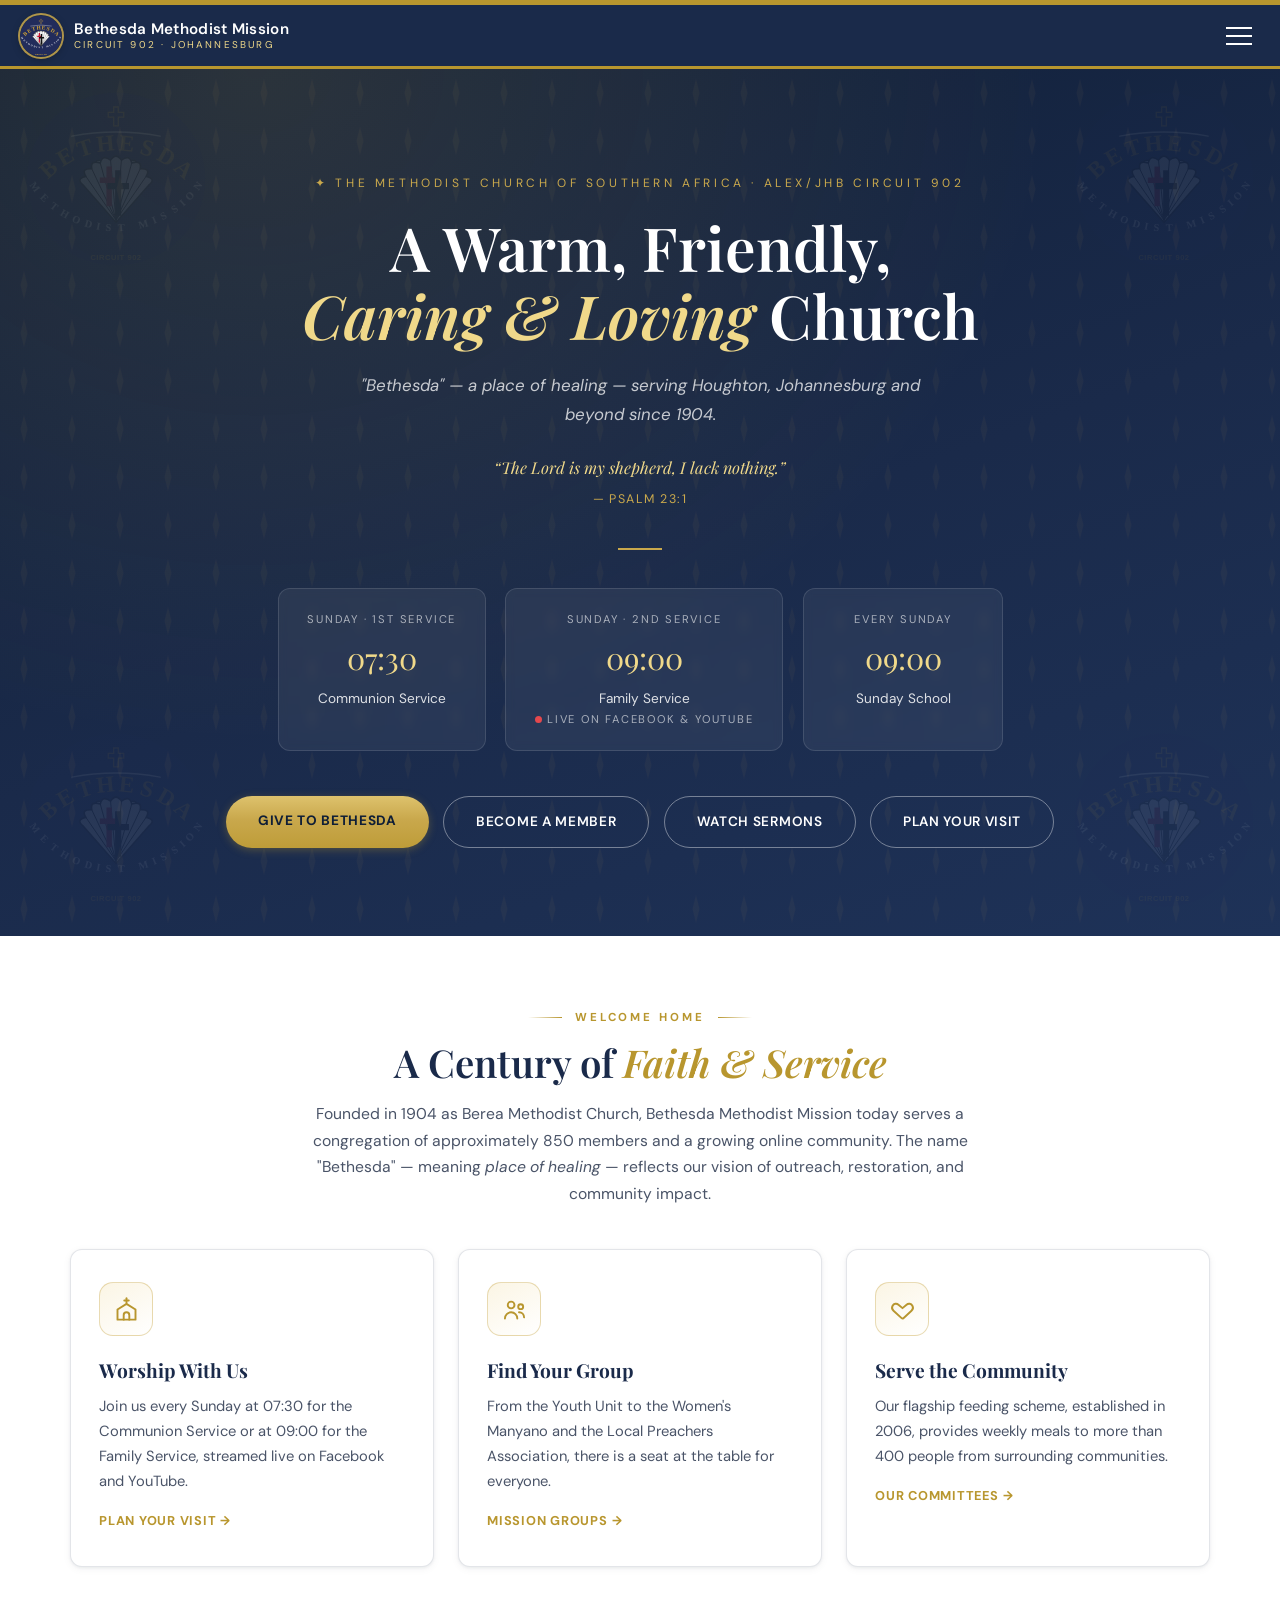
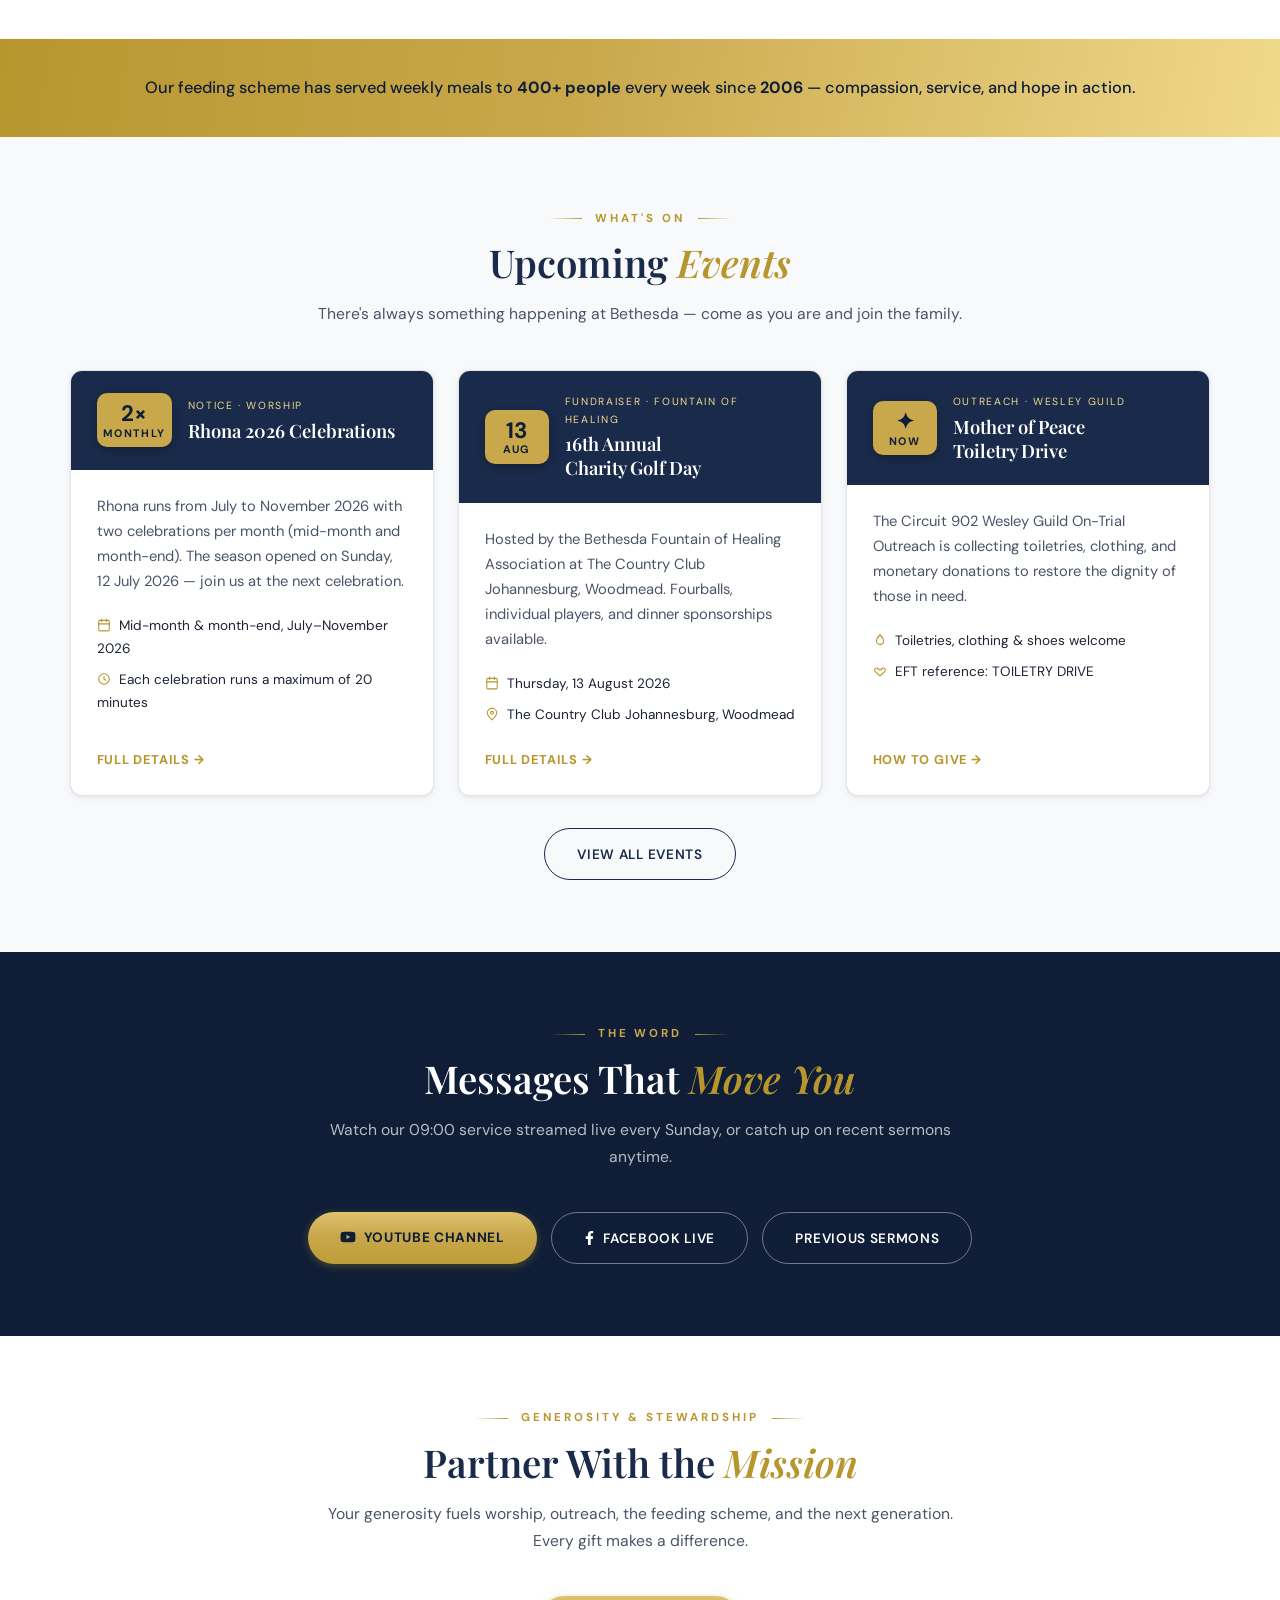
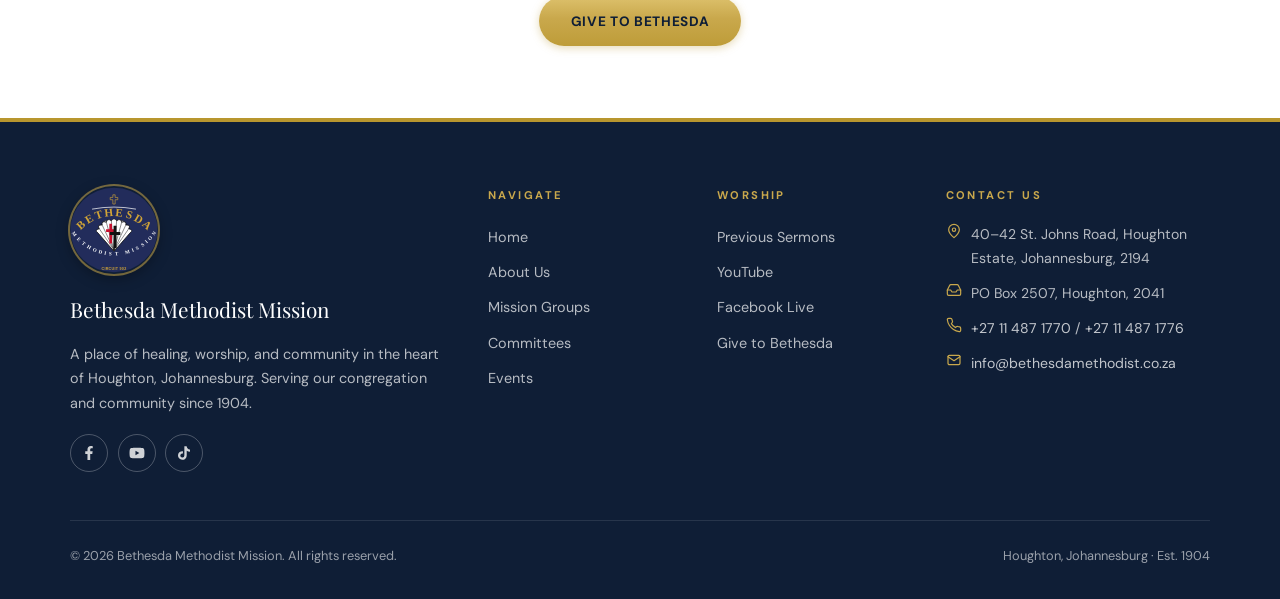
<file: index.html>
<!DOCTYPE html>
<html lang="en">
<head>
<meta charset="UTF-8"/>
<meta name="viewport" content="width=device-width, initial-scale=1.0"/>
<title>Bethesda Methodist Mission — A Warm, Friendly, Caring &amp; Loving Church</title>
<link rel="preconnect" href="https://fonts.googleapis.com"/>
<link rel="preconnect" href="https://fonts.gstatic.com" crossorigin/>
<link href="https://fonts.googleapis.com/css2?family=Playfair+Display:ital,wght@0,400;0,600;0,700;1,400;1,600&family=DM+Sans:wght@300;400;500;600;700&display=swap" rel="stylesheet"/>
<meta name="description" content="Bethesda Methodist Mission, Houghton Johannesburg - a warm, friendly, caring and loving church since 1904. Sunday services 07:30 and 09:00, live on Facebook and YouTube."/>
<meta name="theme-color" content="#1A2A4A"/>
<meta name="referrer" content="strict-origin-when-cross-origin"/>
<link rel="icon" href="favicon.ico" sizes="32x32"/>
<link rel="icon" type="image/svg+xml" href="favicon.svg"/>
<link rel="apple-touch-icon" href="apple-touch-icon.png"/>
<meta property="og:site_name" content="Bethesda Methodist Mission"/>
<meta property="og:type" content="website"/>
<meta property="og:title" content="Bethesda Methodist Mission — A Warm, Friendly, Caring &amp; Loving Church"/>
<meta property="og:description" content="Bethesda Methodist Mission, Houghton Johannesburg - a warm, friendly, caring and loving church since 1904. Sunday services 07:30 and 09:00, live on Facebook and YouTube."/>
<meta property="og:image" content="https://bethesdamethodistmission.co.za/og-image.png"/>
<meta property="og:image:width" content="1200"/>
<meta property="og:image:height" content="630"/>
<meta name="twitter:card" content="summary_large_image"/>
<link rel="canonical" href="https://bethesdamethodistmission.co.za/"/>
<meta property="og:url" content="https://bethesdamethodistmission.co.za/"/>
<link rel="stylesheet" href="styles.css?v=202607290203"/>
<link rel="manifest" href="manifest.webmanifest"/>
<script type="application/ld+json">
{
  "@context": "https://schema.org",
  "@type": "Church",
  "name": "Bethesda Methodist Mission",
  "alternateName": "Bethesda Methodist Mission — Alex/JHB Circuit 902",
  "url": "https://bethesdamethodistmission.co.za/",
  "logo": "https://bethesdamethodistmission.co.za/apple-touch-icon.png",
  "image": "https://bethesdamethodistmission.co.za/og-image.png",
  "description": "A warm, friendly, caring and loving church in Houghton, Johannesburg — a place of healing since 1904.",
  "foundingDate": "1904",
  "telephone": "+27114871770",
  "email": "info@bethesdamethodist.co.za",
  "address": {
    "@type": "PostalAddress",
    "streetAddress": "40–42 St. Johns Road, Houghton Estate",
    "addressLocality": "Johannesburg",
    "addressRegion": "Gauteng",
    "postalCode": "2194",
    "addressCountry": "ZA"
  },
  "sameAs": [
    "https://www.facebook.com/BethesdaMethodistMission",
    "https://www.youtube.com/@BethesdaMethodistMission902",
    "https://www.tiktok.com/@BethesdaMM"
  ],
  "openingHoursSpecification": [
    {"@type": "OpeningHoursSpecification", "dayOfWeek": "https://schema.org/Sunday", "opens": "07:30", "closes": "10:30"}
  ]
}
</script>
</head>
<body>
<a class="skip-link" href="#main">Skip to content</a>
<div class="top-bar"></div>
<nav>
  <a href="index.html" class="nav-logo">
    <img src="logo.svg" alt="Bethesda Methodist Mission crest" class="logo-mark" width="50" height="50"/>
    <div class="logo-text"><strong>Bethesda Methodist Mission</strong><span>Circuit 902 · Johannesburg</span></div>
  </a>
  <button class="nav-toggle" aria-label="Menu" aria-expanded="false">
    <span></span><span></span><span></span>
  </button>
  <ul class="nav-links" id="navLinks">
    <li class="active"><a href="index.html" aria-current="page">Home</a></li>
    <li>
      <a href="about.html">About Us <span class="caret" aria-hidden="true">▼</span></a>
      <ul class="dropdown">
        <li><a href="about.html#about">About Bethesda</a></li>
        <li><a href="about.html#ministers">Ministers</a></li>
        <li><a href="about.html#stewards">Stewards</a></li>
        <li><a href="about.html#cell-leaders">Cell Leaders</a></li>
      </ul>
    </li>
    <li>
      <a href="mission-groups.html">Mission Groups <span class="caret" aria-hidden="true">▼</span></a>
      <ul class="dropdown">
        <li><a href="mission-groups.html#youth-unit">Youth Unit</a></li>
        <li><a href="mission-groups.html#young-womens">Young Women's Manyano</a></li>
        <li><a href="mission-groups.html#womens-manyano">Women's Manyano</a></li>
        <li><a href="mission-groups.html#young-mens">Young Men's Guild</a></li>
        <li><a href="mission-groups.html#local-preachers">Local Preachers Association</a></li>
      </ul>
    </li>
    <li>
      <a href="committees.html">Committees <span class="caret" aria-hidden="true">▼</span></a>
      <ul class="dropdown">
        <li><a href="committees.html#finance">Finance</a></li>
        <li><a href="committees.html#trust">Trust Properties</a></li>
        <li><a href="committees.html#fountain">Fountain of Healing</a></li>
        <li><a href="committees.html#comms">Communication &amp; Media</a></li>
        <li><a href="committees.html#education">Education &amp; Bursary</a></li>
        <li><a href="committees.html#entrepreneurship">Entrepreneurship</a></li>
        <li><a href="committees.html#monitoring">Monitoring &amp; Evaluation</a></li>
        <li><a href="committees.html#governance">Governance</a></li>
        <li><a href="committees.html#special">Special Projects</a></li>
      </ul>
    </li>
    <li><a href="sermons.html">Sermons</a></li>
    <li><a href="events.html">Events</a></li>
    <li><a href="contact.html">Contact</a></li>
    <li><a href="giving.html" class="nav-give">Give to Bethesda</a></li>
  </ul>
</nav>

<!-- HERO -->
<header class="hero" id="main">
  <div class="eyebrow">✦ The Methodist Church of Southern Africa · Alex/JHB Circuit 902</div>
  <h1>A Warm, Friendly, <em>Caring &amp; Loving</em> Church</h1>
  <p class="tagline">"Bethesda" — a place of healing — serving Houghton, Johannesburg and beyond since 1904.</p>
  <p class="daily-verse" id="dailyVerse" hidden></p>
  <div class="hero-divider"></div>
  <div class="hero-services">
    <div class="service-card">
      <div class="day">Sunday · 1st Service</div>
      <div class="time">07:30</div>
      <div class="label">Communion Service</div>
    </div>
    <div class="service-card">
      <div class="day">Sunday · 2nd Service</div>
      <div class="time">09:00</div>
      <div class="label">Family Service</div>
      <div class="day"><span class="live-dot"></span>Live on Facebook &amp; YouTube</div>
    </div>
    <div class="service-card">
      <div class="day">Every Sunday</div>
      <div class="time">09:00</div>
      <div class="label">Sunday School</div>
    </div>
  </div>
  <div class="hero-ctas">
    <a href="giving.html" class="btn-primary">Give to Bethesda</a>
    <a href="about.html" class="btn-outline">Become a Member</a>
    <a href="sermons.html" class="btn-outline">Watch Sermons</a>
    <a href="contact.html" class="btn-outline">Plan Your Visit</a>
  </div>
  <div id="countdownWrap" style="margin-top:2.8rem;">
    <div class="countdown-label">Next Big Event &middot; 16th Annual Charity Golf Day &middot; 13 August 2026</div>
    <div class="countdown" id="countdown" data-date="2026-08-13T07:00:00+02:00">
      <div class="cd-box"><span class="cd-num" id="cdD">--</span><span class="cd-lbl">Days</span></div>
      <div class="cd-box"><span class="cd-num" id="cdH">--</span><span class="cd-lbl">Hours</span></div>
      <div class="cd-box"><span class="cd-num" id="cdM">--</span><span class="cd-lbl">Minutes</span></div>
      <div class="cd-box"><span class="cd-num" id="cdS">--</span><span class="cd-lbl">Seconds</span></div>
    </div>
  </div>
</header>

<!-- WELCOME -->
<section>
  <div class="section-inner">
    <div class="section-label">Welcome Home</div>
    <h2 class="section-title">A Century of <em>Faith &amp; Service</em></h2>
    <p class="section-sub">Founded in 1904 as Berea Methodist Church, Bethesda Methodist Mission today serves a congregation of approximately 850 members and a growing online community. The name "Bethesda" — meaning <em>place of healing</em> — reflects our vision of outreach, restoration, and community impact.</p>
    <div class="card-grid">
      <div class="card">
        <div class="card-icon icon-tile" aria-hidden="true"><svg viewBox="0 0 24 24" fill="none" stroke="currentColor" stroke-width="1.7" stroke-linecap="round" stroke-linejoin="round"><path d="M12 2v4"/><path d="M10 4h4"/><path d="M12 7 4 12v9h16v-9z"/><path d="M9.5 21v-4a2.5 2.5 0 0 1 5 0v4"/></svg></div>
        <h3>Worship With Us</h3>
        <p>Join us every Sunday at 07:30 for the Communion Service or at 09:00 for the Family Service, streamed live on Facebook and YouTube.</p>
        <a href="contact.html" class="card-link">Plan your visit →</a>
      </div>
      <div class="card">
        <div class="card-icon icon-tile" aria-hidden="true"><svg viewBox="0 0 24 24" fill="none" stroke="currentColor" stroke-width="1.7" stroke-linecap="round" stroke-linejoin="round"><circle cx="9" cy="8" r="3"/><path d="M3.5 20a5.5 5.5 0 0 1 11 0"/><circle cx="17.5" cy="9.5" r="2.2"/><path d="M16 14.4a4.6 4.6 0 0 1 4.5 4.6"/></svg></div>
        <h3>Find Your Group</h3>
        <p>From the Youth Unit to the Women's Manyano and the Local Preachers Association, there is a seat at the table for everyone.</p>
        <a href="mission-groups.html" class="card-link">Mission groups →</a>
      </div>
      <div class="card">
        <div class="card-icon icon-tile" aria-hidden="true"><svg viewBox="0 0 24 24" fill="none" stroke="currentColor" stroke-width="1.7" stroke-linecap="round" stroke-linejoin="round"><path d="M20.8 8.6a3.4 3.4 0 0 0-5.2-.9L12 10.8 8.4 7.7a3.4 3.4 0 0 0-5.2.9 3.6 3.6 0 0 0 .8 4.5l7.2 6.6a1.2 1.2 0 0 0 1.6 0l7.2-6.6a3.6 3.6 0 0 0 .8-4.5z"/></svg></div>
        <h3>Serve the Community</h3>
        <p>Our flagship feeding scheme, established in 2006, provides weekly meals to more than 400 people from surrounding communities.</p>
        <a href="committees.html" class="card-link">Our committees →</a>
      </div>
    </div>
  </div>
</section>

<!-- FEEDING BANNER -->
<div class="banner-strip">
  Our feeding scheme has served weekly meals to <strong>400+ people</strong> every week since <strong>2006</strong> — compassion, service, and hope in action.
</div>

<!-- UPCOMING EVENTS -->
<section class="alt-bg" id="events">
  <div class="section-inner">
    <div class="section-label">What's On</div>
    <h2 class="section-title">Upcoming <em>Events</em></h2>
    <p class="section-sub">There's always something happening at Bethesda — come as you are and join the family.</p>
    <div class="card-grid">
      <div class="event-card">
        <div class="event-head">
          <div class="event-date"><span class="d">2×</span><span class="m">Monthly</span></div>
          <div>
            <span class="event-tag">Notice · Worship</span>
            <h3>Rhona 2026 Celebrations</h3>
          </div>
        </div>
        <div class="event-body">
          <p>Rhona runs from July to November 2026 with two celebrations per month (mid-month and month-end). The season opened on Sunday, 12 July 2026 — join us at the next celebration.</p>
          <ul class="event-meta">
            <li><svg width="14" height="14" viewBox="0 0 24 24" fill="none" stroke="currentColor" stroke-width="1.9" stroke-linecap="round" stroke-linejoin="round" style="color:var(--gold-bar);vertical-align:-2px;margin-right:8px" aria-hidden="true"><rect x="3" y="4" width="18" height="18" rx="2"/><path d="M16 2v4M8 2v4M3 10h18"/></svg>Mid-month &amp; month-end, July–November 2026</li>
            <li><svg width="14" height="14" viewBox="0 0 24 24" fill="none" stroke="currentColor" stroke-width="1.9" stroke-linecap="round" stroke-linejoin="round" style="color:var(--gold-bar);vertical-align:-2px;margin-right:8px" aria-hidden="true"><circle cx="12" cy="12" r="9"/><path d="M12 8v4l3 2"/></svg>Each celebration runs a maximum of 20 minutes</li>
          </ul>
          <a href="events.html#rhona" class="card-link">Full details →</a>
        </div>
      </div>
      <div class="event-card">
        <div class="event-head">
          <div class="event-date"><span class="d">13</span><span class="m">Aug</span></div>
          <div>
            <span class="event-tag">Fundraiser · Fountain of Healing</span>
            <h3>16th Annual Charity Golf Day</h3>
          </div>
        </div>
        <div class="event-body">
          <p>Hosted by the Bethesda Fountain of Healing Association at The Country Club Johannesburg, Woodmead. Fourballs, individual players, and dinner sponsorships available.</p>
          <ul class="event-meta">
            <li><svg width="14" height="14" viewBox="0 0 24 24" fill="none" stroke="currentColor" stroke-width="1.9" stroke-linecap="round" stroke-linejoin="round" style="color:var(--gold-bar);vertical-align:-2px;margin-right:8px" aria-hidden="true"><rect x="3" y="4" width="18" height="18" rx="2"/><path d="M16 2v4M8 2v4M3 10h18"/></svg>Thursday, 13 August 2026</li>
            <li><svg width="14" height="14" viewBox="0 0 24 24" fill="none" stroke="currentColor" stroke-width="1.9" stroke-linecap="round" stroke-linejoin="round" style="color:var(--gold-bar);vertical-align:-2px;margin-right:8px" aria-hidden="true"><path d="M20 10c0 5-8 12-8 12s-8-7-8-12a8 8 0 0 1 16 0z"/><circle cx="12" cy="10" r="2.5"/></svg>The Country Club Johannesburg, Woodmead</li>
          </ul>
          <a href="events.html#golf-day" class="card-link">Full details →</a>
        </div>
      </div>
      <div class="event-card">
        <div class="event-head">
          <div class="event-date"><span class="d">✦</span><span class="m">Now</span></div>
          <div>
            <span class="event-tag">Outreach · Wesley Guild</span>
            <h3>Mother of Peace Toiletry Drive</h3>
          </div>
        </div>
        <div class="event-body">
          <p>The Circuit 902 Wesley Guild On-Trial Outreach is collecting toiletries, clothing, and monetary donations to restore the dignity of those in need.</p>
          <ul class="event-meta">
            <li><svg width="14" height="14" viewBox="0 0 24 24" fill="none" stroke="currentColor" stroke-width="1.9" stroke-linecap="round" stroke-linejoin="round" style="color:var(--gold-bar);vertical-align:-2px;margin-right:8px" aria-hidden="true"><path d="M12 3s6 6.4 6 10.5a6 6 0 0 1-12 0C6 9.4 12 3 12 3z"/></svg>Toiletries, clothing &amp; shoes welcome</li>
            <li><svg width="14" height="14" viewBox="0 0 24 24" fill="none" stroke="currentColor" stroke-width="1.9" stroke-linecap="round" stroke-linejoin="round" style="color:var(--gold-bar);vertical-align:-2px;margin-right:8px" aria-hidden="true"><path d="M20.8 8.6a3.4 3.4 0 0 0-5.2-.9L12 10.8 8.4 7.7a3.4 3.4 0 0 0-5.2.9 3.6 3.6 0 0 0 .8 4.5l7.2 6.6a1.2 1.2 0 0 0 1.6 0l7.2-6.6a3.6 3.6 0 0 0 .8-4.5z"/></svg>EFT reference: TOILETRY DRIVE</li>
          </ul>
          <a href="giving.html#mother-of-peace" class="card-link">How to give →</a>
        </div>
      </div>
    </div>
    <p class="center mt-2"><a href="events.html" class="btn-outline on-white">View All Events</a></p>
  </div>
</section>

<!-- SERMONS -->
<section class="dark-section">
  <div class="section-inner">
    <div class="section-label">The Word</div>
    <h2 class="section-title">Messages That <em>Move You</em></h2>
    <p class="section-sub">Watch our 09:00 service streamed live every Sunday, or catch up on recent sermons anytime.</p>
    <div class="hero-ctas">
      <a href="https://www.youtube.com/@BethesdaMethodistMission902" target="_blank" rel="noopener" class="btn-primary"><svg width="16" height="14" viewBox="0 0 576 512" fill="currentColor" aria-hidden="true" style="vertical-align:-2px;margin-right:8px"><path d="M549.655 124.083c-6.281-23.65-24.787-42.276-48.284-48.597C458.781 64 288 64 288 64S117.22 64 74.629 75.486c-23.497 6.322-42.003 24.947-48.284 48.597-11.412 42.867-11.412 132.305-11.412 132.305s0 89.438 11.412 132.305c6.281 23.65 24.787 41.5 48.284 47.821C117.22 448 288 448 288 448s170.78 0 213.371-11.486c23.497-6.321 42.003-24.171 48.284-47.821 11.412-42.867 11.412-132.305 11.412-132.305s0-89.438-11.412-132.305zm-317.51 213.508V175.185l142.739 81.205-142.739 81.201z"/></svg>YouTube Channel</a>
      <a href="https://www.facebook.com/BethesdaMethodistMission" target="_blank" rel="noopener" class="btn-outline"><svg width="11" height="14" viewBox="0 0 320 512" fill="currentColor" aria-hidden="true" style="vertical-align:-2px;margin-right:8px"><path d="M279.14 288l14.22-92.66h-88.91v-60.13c0-25.35 12.42-50.06 52.24-50.06h40.42V6.26S260.43 0 225.36 0c-73.22 0-121.08 44.38-121.08 124.72v70.62H22.89V288h81.39v224h100.17V288z"/></svg>Facebook Live</a>
      <a href="sermons.html" class="btn-outline">Previous Sermons</a>
    </div>
  </div>
</section>

<!-- GIVING CTA -->
<section>
  <div class="section-inner center">
    <div class="section-label">Generosity &amp; Stewardship</div>
    <h2 class="section-title">Partner With the <em>Mission</em></h2>
    <p class="section-sub">Your generosity fuels worship, outreach, the feeding scheme, and the next generation. Every gift makes a difference.</p>
    <a href="giving.html" class="btn-primary">Give to Bethesda</a>
  </div>
</section>

<!-- FOOTER -->
<footer>
  <div class="footer-inner">
    <div class="footer-grid">
      <div class="footer-brand">
        <img src="logo.svg" alt="" class="footer-badge" width="88" height="88" loading="lazy"/>
        <div class="logo">Bethesda Methodist Mission</div>
        <p>A place of healing, worship, and community in the heart of Houghton, Johannesburg. Serving our congregation and community since 1904.</p>
        <div class="social-links">
          <a class="social-link" href="https://www.facebook.com/BethesdaMethodistMission" target="_blank" rel="noopener" aria-label="Facebook"><svg width="10" height="14" viewBox="0 0 320 512" fill="currentColor" aria-hidden="true" style="vertical-align:-2px;"><path d="M279.14 288l14.22-92.66h-88.91v-60.13c0-25.35 12.42-50.06 52.24-50.06h40.42V6.26S260.43 0 225.36 0c-73.22 0-121.08 44.38-121.08 124.72v70.62H22.89V288h81.39v224h100.17V288z"/></svg></a>
          <a class="social-link" href="https://www.youtube.com/@BethesdaMethodistMission902" target="_blank" rel="noopener" aria-label="YouTube"><svg width="16" height="14" viewBox="0 0 576 512" fill="currentColor" aria-hidden="true" style="vertical-align:-2px;"><path d="M549.655 124.083c-6.281-23.65-24.787-42.276-48.284-48.597C458.781 64 288 64 288 64S117.22 64 74.629 75.486c-23.497 6.322-42.003 24.947-48.284 48.597-11.412 42.867-11.412 132.305-11.412 132.305s0 89.438 11.412 132.305c6.281 23.65 24.787 41.5 48.284 47.821C117.22 448 288 448 288 448s170.78 0 213.371-11.486c23.497-6.321 42.003-24.171 48.284-47.821 11.412-42.867 11.412-132.305 11.412-132.305s0-89.438-11.412-132.305zm-317.51 213.508V175.185l142.739 81.205-142.739 81.201z"/></svg></a>
          <a class="social-link" href="https://www.tiktok.com/@BethesdaMM" target="_blank" rel="noopener" aria-label="TikTok"><svg width="12" height="14" viewBox="0 0 448 512" fill="currentColor" aria-hidden="true" style="vertical-align:-2px;"><path d="M448,209.91a210.06,210.06,0,0,1-122.77-39.25V349.38A162.55,162.55,0,1,1,185,188.31V278.2a74.62,74.62,0,1,0,52.23,71.18V0l88,0a121.18,121.18,0,0,0,1.86,22.17h0A122.18,122.18,0,0,0,381,102.39a121.43,121.43,0,0,0,67,20.14Z"/></svg></a>
        </div>
      </div>
      <div>
        <div class="footer-heading">Navigate</div>
        <ul class="footer-links">
          <li><a href="index.html">Home</a></li>
          <li><a href="about.html">About Us</a></li>
          <li><a href="mission-groups.html">Mission Groups</a></li>
          <li><a href="committees.html">Committees</a></li>
          <li><a href="events.html">Events</a></li>
        </ul>
      </div>
      <div>
        <div class="footer-heading">Worship</div>
        <ul class="footer-links">
          <li><a href="sermons.html">Previous Sermons</a></li>
          <li><a href="https://www.youtube.com/@BethesdaMethodistMission902" target="_blank" rel="noopener">YouTube</a></li>
          <li><a href="https://www.facebook.com/BethesdaMethodistMission" target="_blank" rel="noopener">Facebook Live</a></li>
          <li><a href="giving.html">Give to Bethesda</a></li>
        </ul>
      </div>
      <div>
        <div class="footer-heading">Contact Us</div>
        <div class="contact-line"><span class="ic" aria-hidden="true"><svg width="16" height="16" viewBox="0 0 24 24" fill="none" stroke="currentColor" stroke-width="1.8" stroke-linecap="round" stroke-linejoin="round" style="display:block"><path d="M20 10c0 5-8 12-8 12s-8-7-8-12a8 8 0 0 1 16 0z"/><circle cx="12" cy="10" r="2.5"/></svg></span><span>40–42 St. Johns Road, Houghton Estate, Johannesburg, 2194</span></div>
        <div class="contact-line"><span class="ic" aria-hidden="true"><svg width="16" height="16" viewBox="0 0 24 24" fill="none" stroke="currentColor" stroke-width="1.8" stroke-linecap="round" stroke-linejoin="round" style="display:block"><path d="M22 12h-5l-2 3H9l-2-3H2"/><path d="M5.4 5.1 2 12v6a2 2 0 0 0 2 2h16a2 2 0 0 0 2-2v-6l-3.4-6.9A2 2 0 0 0 16.8 4H7.2a2 2 0 0 0-1.8 1.1z"/></svg></span><span>PO Box 2507, Houghton, 2041</span></div>
        <div class="contact-line"><span class="ic" aria-hidden="true"><svg width="16" height="16" viewBox="0 0 24 24" fill="none" stroke="currentColor" stroke-width="1.8" stroke-linecap="round" stroke-linejoin="round" style="display:block"><path d="M22 16.9v3a2 2 0 0 1-2.2 2 19.8 19.8 0 0 1-8.6-3.1 19.5 19.5 0 0 1-6-6A19.8 19.8 0 0 1 2 4.2 2 2 0 0 1 4 2h3a2 2 0 0 1 2 1.7c.1.9.4 1.8.7 2.7a2 2 0 0 1-.5 2.1L8.1 9.9a16 16 0 0 0 6 6l1.4-1.2a2 2 0 0 1 2.1-.5c.9.3 1.8.6 2.7.7A2 2 0 0 1 22 16.9z"/></svg></span><span><a href="tel:+27114871770">+27 11 487 1770</a> / <a href="tel:+27114871776">+27 11 487 1776</a></span></div>
        <div class="contact-line"><span class="ic" aria-hidden="true"><svg width="16" height="16" viewBox="0 0 24 24" fill="none" stroke="currentColor" stroke-width="1.8" stroke-linecap="round" stroke-linejoin="round" style="display:block"><rect x="3" y="5" width="18" height="14" rx="2"/><path d="m3 7 9 6 9-6"/></svg></span><a href="mailto:info@bethesdamethodist.co.za">info@bethesdamethodist.co.za</a></div>
      </div>
    </div>
    <div class="footer-bottom">
      <span>© 2026 Bethesda Methodist Mission. All rights reserved.</span>
      <span>Houghton, Johannesburg · Est. 1904</span>
    </div>
  </div>
</footer>

<script src="site.js?v=202607290203"></script>
<!-- Cloudflare Web Analytics --><script defer src='https://static.cloudflareinsights.com/beacon.min.js' data-cf-beacon='{"token": "8029442303c64bcea2c4ebf923667d4f"}'></script><!-- End Cloudflare Web Analytics -->
</body>
</html>
</file>
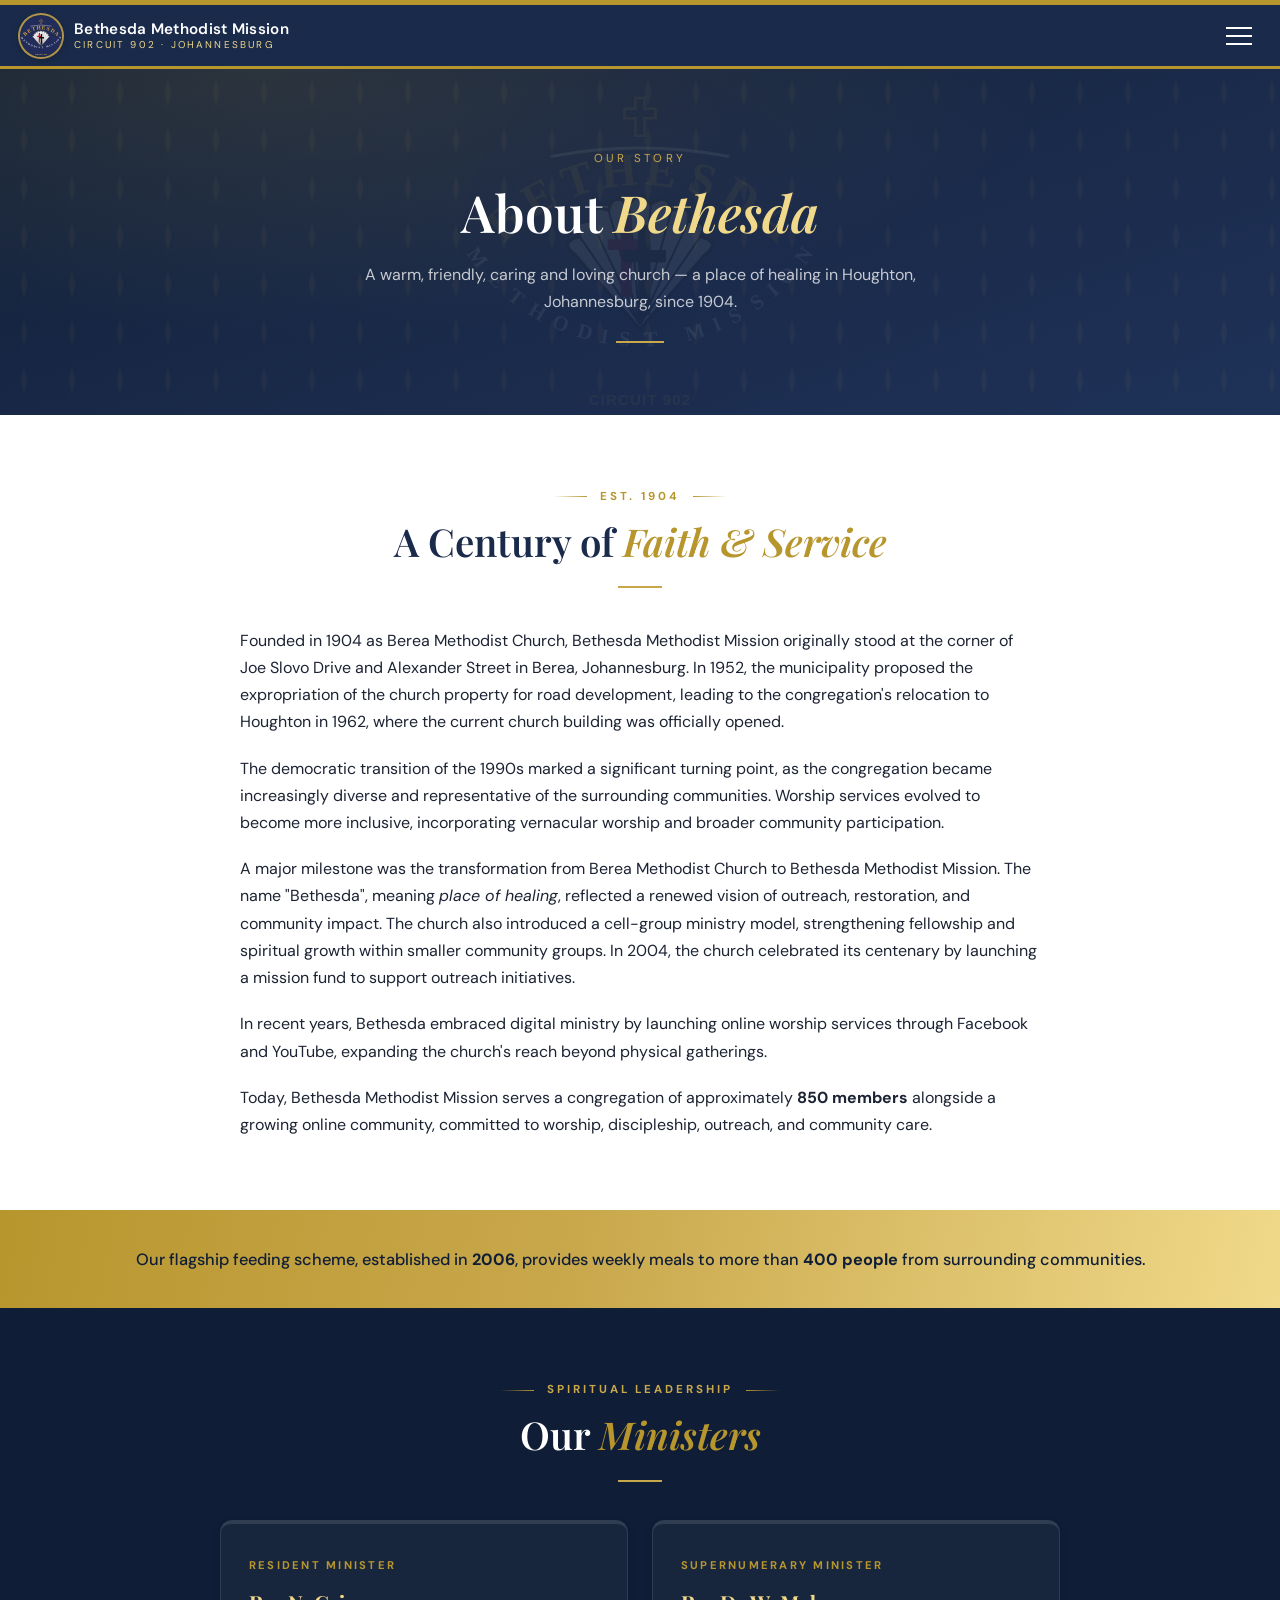
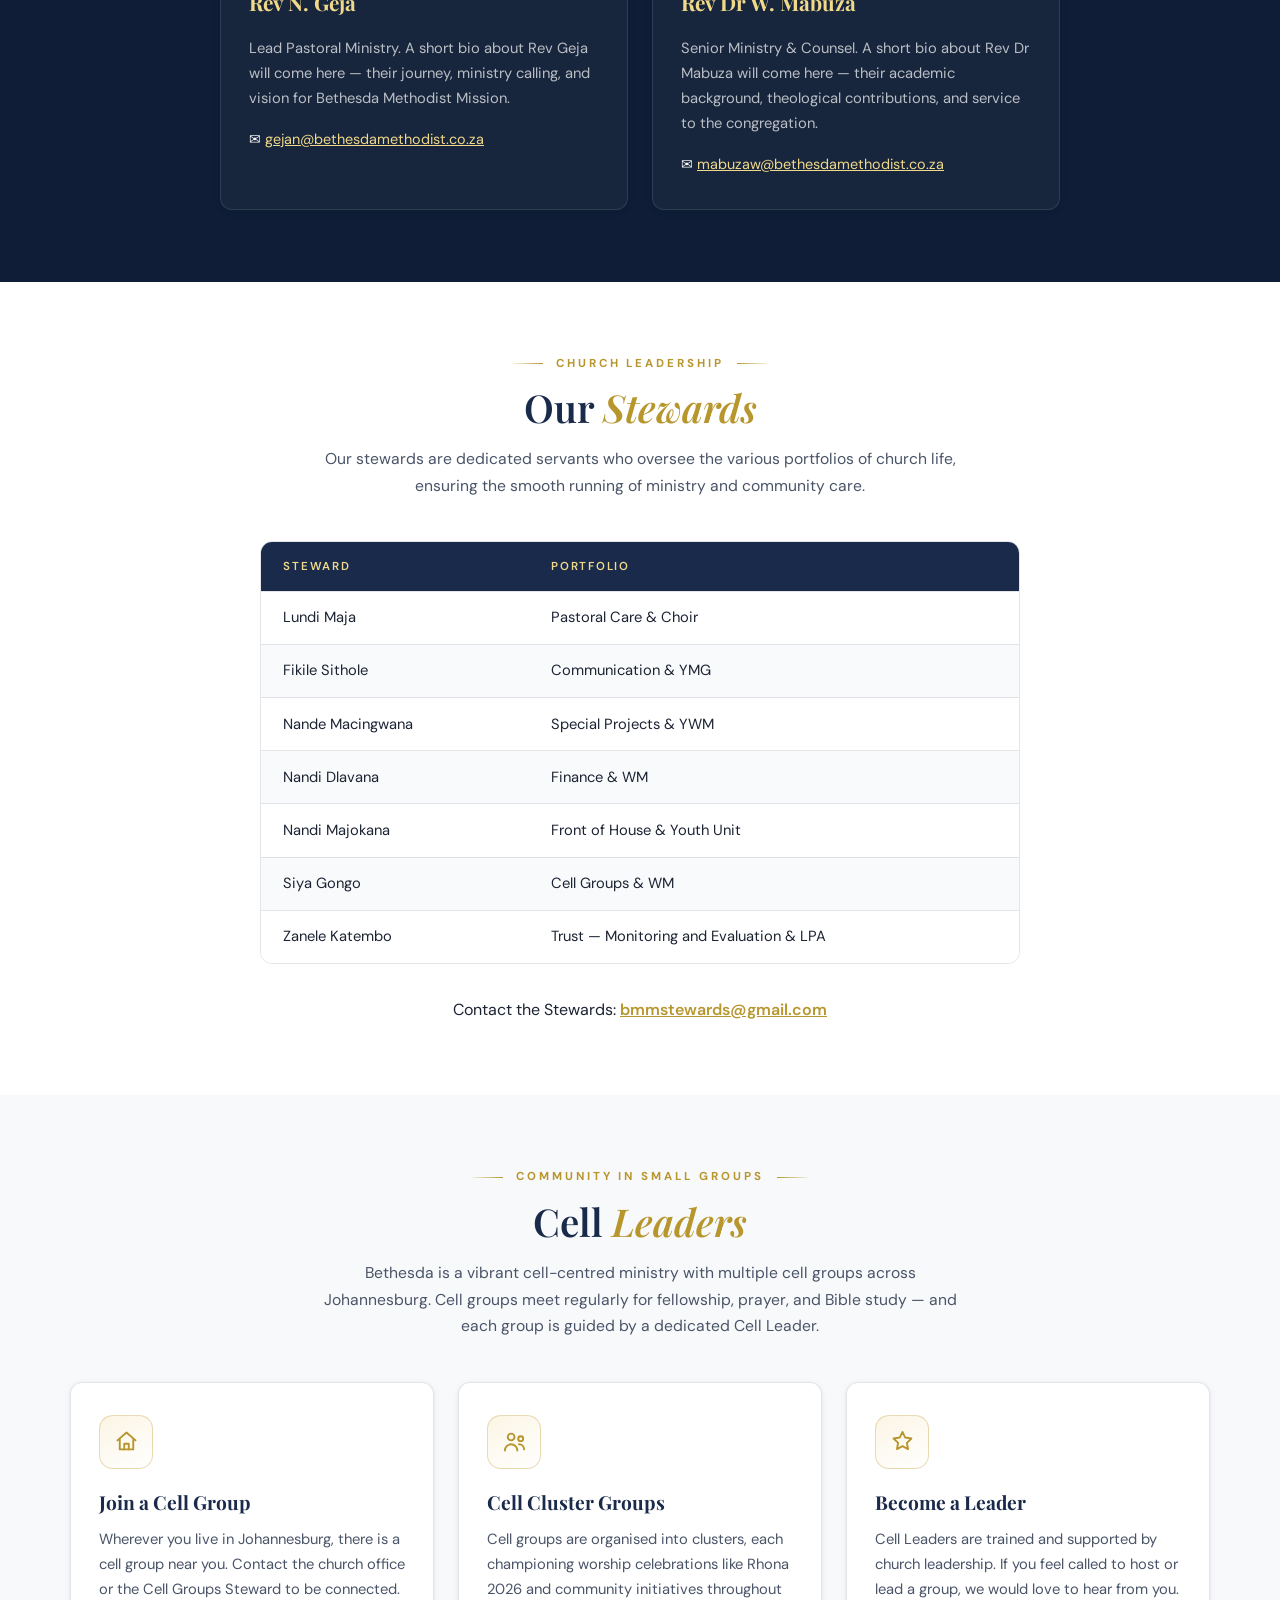
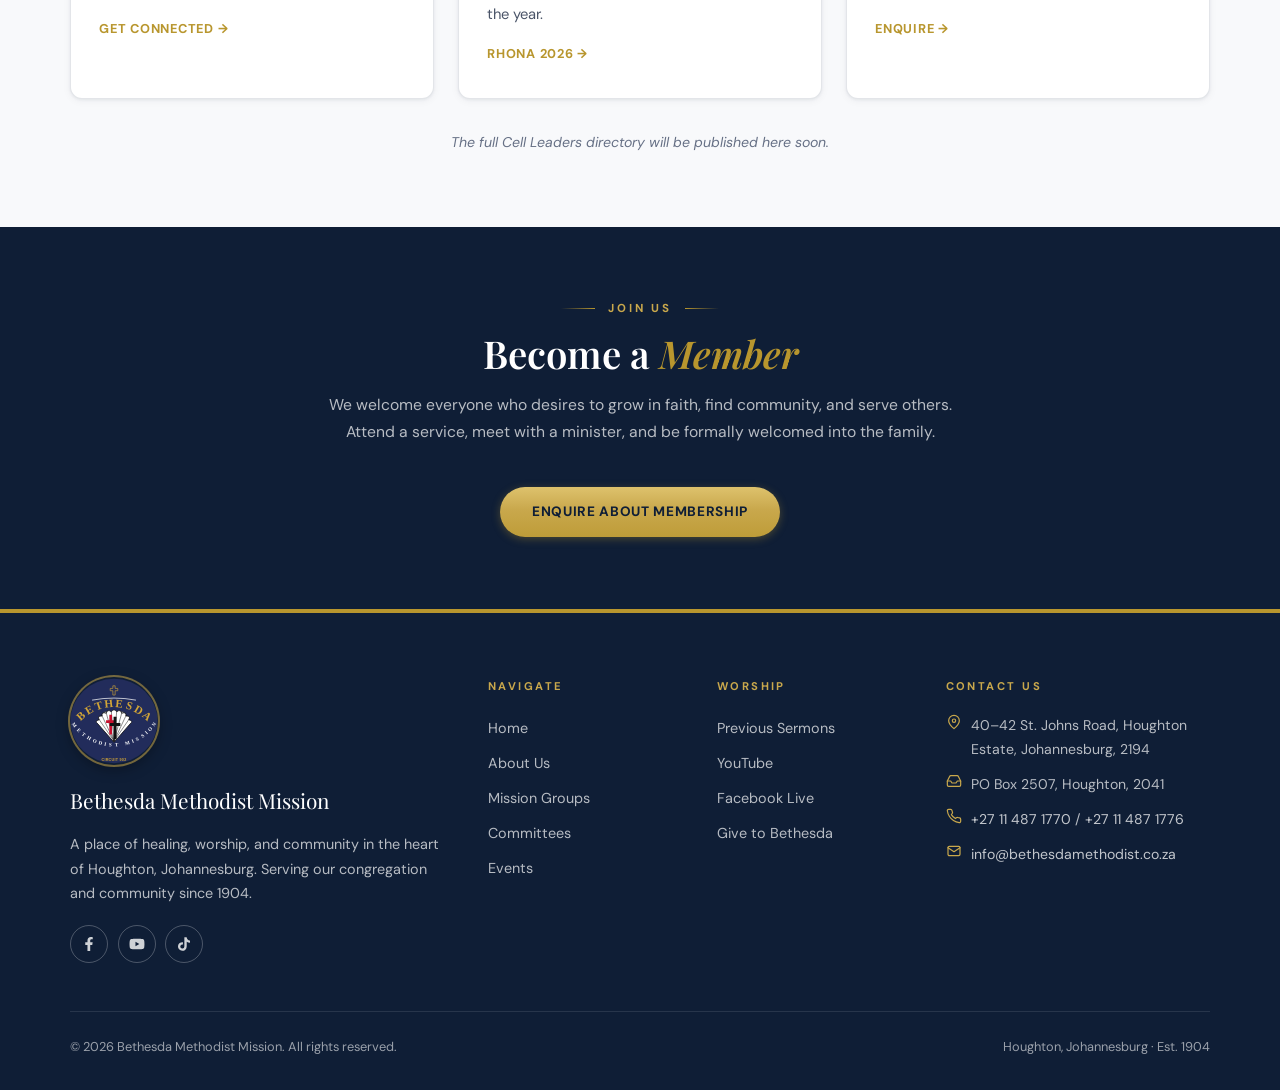
<file: about.html>
<!DOCTYPE html>
<html lang="en">
<head>
<meta charset="UTF-8"/>
<meta name="viewport" content="width=device-width, initial-scale=1.0"/>
<title>About Us — Bethesda Methodist Mission</title>
<link rel="preconnect" href="https://fonts.googleapis.com"/>
<link rel="preconnect" href="https://fonts.gstatic.com" crossorigin/>
<link href="https://fonts.googleapis.com/css2?family=Playfair+Display:ital,wght@0,400;0,600;0,700;1,400;1,600&family=DM+Sans:wght@300;400;500;600;700&display=swap" rel="stylesheet"/>
<meta name="description" content="The story of Bethesda Methodist Mission: founded 1904, a place of healing in Houghton, Johannesburg. Meet our ministers, stewards and cell leaders."/>
<meta name="theme-color" content="#1A2A4A"/>
<meta name="referrer" content="strict-origin-when-cross-origin"/>
<link rel="icon" href="favicon.ico" sizes="32x32"/>
<link rel="icon" type="image/svg+xml" href="favicon.svg"/>
<link rel="apple-touch-icon" href="apple-touch-icon.png"/>
<meta property="og:site_name" content="Bethesda Methodist Mission"/>
<meta property="og:type" content="website"/>
<meta property="og:title" content="About Us — Bethesda Methodist Mission"/>
<meta property="og:description" content="The story of Bethesda Methodist Mission: founded 1904, a place of healing in Houghton, Johannesburg. Meet our ministers, stewards and cell leaders."/>
<meta property="og:image" content="https://bethesdamethodistmission.co.za/og-image.png"/>
<meta property="og:image:width" content="1200"/>
<meta property="og:image:height" content="630"/>
<meta name="twitter:card" content="summary_large_image"/>
<link rel="canonical" href="https://bethesdamethodistmission.co.za/about.html"/>
<meta property="og:url" content="https://bethesdamethodistmission.co.za/about.html"/>
<link rel="stylesheet" href="styles.css?v=202607290203"/>
<link rel="manifest" href="manifest.webmanifest"/>
</head>
<body>
<a class="skip-link" href="#main">Skip to content</a>
<div class="top-bar"></div>
<nav>
  <a href="index.html" class="nav-logo">
    <img src="logo.svg" alt="Bethesda Methodist Mission crest" class="logo-mark" width="50" height="50"/>
    <div class="logo-text"><strong>Bethesda Methodist Mission</strong><span>Circuit 902 &middot; Johannesburg</span></div>
  </a>
  <button class="nav-toggle" aria-label="Menu" aria-expanded="false">
    <span></span><span></span><span></span>
  </button>
  <ul class="nav-links" id="navLinks">
    <li><a href="index.html">Home</a></li>
    <li class="active">
      <a href="about.html" aria-current="page">About Us <span class="caret" aria-hidden="true">&#9660;</span></a>
      <ul class="dropdown">
        <li><a href="about.html#about">About Bethesda</a></li>
        <li><a href="about.html#ministers">Ministers</a></li>
        <li><a href="about.html#stewards">Stewards</a></li>
        <li><a href="about.html#cell-leaders">Cell Leaders</a></li>
      </ul>
    </li>
    <li>
      <a href="mission-groups.html">Mission Groups <span class="caret" aria-hidden="true">&#9660;</span></a>
      <ul class="dropdown">
        <li><a href="mission-groups.html#youth-unit">Youth Unit</a></li>
        <li><a href="mission-groups.html#young-womens">Young Women's Manyano</a></li>
        <li><a href="mission-groups.html#womens-manyano">Women's Manyano</a></li>
        <li><a href="mission-groups.html#young-mens">Young Men's Guild</a></li>
        <li><a href="mission-groups.html#local-preachers">Local Preachers Association</a></li>
      </ul>
    </li>
    <li>
      <a href="committees.html">Committees <span class="caret" aria-hidden="true">&#9660;</span></a>
      <ul class="dropdown">
        <li><a href="committees.html#finance">Finance</a></li>
        <li><a href="committees.html#trust">Trust Properties</a></li>
        <li><a href="committees.html#fountain">Fountain of Healing</a></li>
        <li><a href="committees.html#comms">Communication &amp; Media</a></li>
        <li><a href="committees.html#education">Education &amp; Bursary</a></li>
        <li><a href="committees.html#entrepreneurship">Entrepreneurship</a></li>
        <li><a href="committees.html#monitoring">Monitoring &amp; Evaluation</a></li>
        <li><a href="committees.html#governance">Governance</a></li>
        <li><a href="committees.html#special">Special Projects</a></li>
      </ul>
    </li>
    <li><a href="sermons.html">Sermons</a></li>
    <li><a href="events.html">Events</a></li>
    <li><a href="contact.html">Contact</a></li>
    <li><a href="giving.html" class="nav-give">Give to Bethesda</a></li>
  </ul>
</nav>

<header class="page-hero" id="main">
  <div class="eyebrow">Our Story</div>
  <h1>About <em>Bethesda</em></h1>
  <p class="sub">A warm, friendly, caring and loving church — a place of healing in Houghton, Johannesburg, since 1904.</p>
  <div class="rule"></div>
</header>

<section id="about">
  <div class="section-inner">
    <div class="section-label">Est. 1904</div>
    <h2 class="section-title">A Century of <em>Faith &amp; Service</em></h2>
    <div class="section-rule"></div>
    <div style="max-width:800px;margin:0 auto;">
      <p style="margin-bottom:1.2rem;">Founded in 1904 as Berea Methodist Church, Bethesda Methodist Mission originally stood at the corner of Joe Slovo Drive and Alexander Street in Berea, Johannesburg. In 1952, the municipality proposed the expropriation of the church property for road development, leading to the congregation's relocation to Houghton in 1962, where the current church building was officially opened.</p>
      <p style="margin-bottom:1.2rem;">The democratic transition of the 1990s marked a significant turning point, as the congregation became increasingly diverse and representative of the surrounding communities. Worship services evolved to become more inclusive, incorporating vernacular worship and broader community participation.</p>
      <p style="margin-bottom:1.2rem;">A major milestone was the transformation from Berea Methodist Church to Bethesda Methodist Mission. The name "Bethesda", meaning <em>place of healing</em>, reflected a renewed vision of outreach, restoration, and community impact. The church also introduced a cell-group ministry model, strengthening fellowship and spiritual growth within smaller community groups. In 2004, the church celebrated its centenary by launching a mission fund to support outreach initiatives.</p>
      <p style="margin-bottom:1.2rem;">In recent years, Bethesda embraced digital ministry by launching online worship services through Facebook and YouTube, expanding the church's reach beyond physical gatherings.</p>
      <p>Today, Bethesda Methodist Mission serves a congregation of approximately <strong>850 members</strong> alongside a growing online community, committed to worship, discipleship, outreach, and community care.</p>
    </div>
  </div>
</section>

<div class="banner-strip">Our flagship feeding scheme, established in <strong>2006</strong>, provides weekly meals to more than <strong>400 people</strong> from surrounding communities.</div>

<section class="dark-section" id="ministers">
  <div class="section-inner">
    <div class="section-label">Spiritual Leadership</div>
    <h2 class="section-title">Our <em>Ministers</em></h2>
    <div class="section-rule"></div>
    <div class="card-grid" style="max-width:840px;margin:0 auto;">
      <div class="detail-card" style="background:rgba(255,255,255,0.04);border-color:rgba(255,255,255,0.1);">
        <div class="label">Resident Minister</div>
        <h3 style="color:var(--gold-light);">Rev N. Geja</h3>
        <p style="font-size:0.92rem;color:rgba(255,255,255,0.7);">Lead Pastoral Ministry. A short bio about Rev Geja will come here &mdash; their journey, ministry calling, and vision for Bethesda Methodist Mission.</p>
        <p style="margin-top:1rem;font-size:0.9rem;">&#9993; <a href="mailto:gejan@bethesdamethodist.co.za" style="color:var(--gold-light);">gejan@bethesdamethodist.co.za</a></p>
      </div>
      <div class="detail-card" style="background:rgba(255,255,255,0.04);border-color:rgba(255,255,255,0.1);">
        <div class="label">Supernumerary Minister</div>
        <h3 style="color:var(--gold-light);">Rev Dr W. Mabuza</h3>
        <p style="font-size:0.92rem;color:rgba(255,255,255,0.7);">Senior Ministry &amp; Counsel. A short bio about Rev Dr Mabuza will come here &mdash; their academic background, theological contributions, and service to the congregation.</p>
        <p style="margin-top:1rem;font-size:0.9rem;">&#9993; <a href="mailto:mabuzaw@bethesdamethodist.co.za" style="color:var(--gold-light);">mabuzaw@bethesdamethodist.co.za</a></p>
      </div>
    </div>
  </div>
</section>

<section id="stewards">
  <div class="section-inner">
    <div class="section-label">Church Leadership</div>
    <h2 class="section-title">Our <em>Stewards</em></h2>
    <p class="section-sub">Our stewards are dedicated servants who oversee the various portfolios of church life, ensuring the smooth running of ministry and community care.</p>
    <div class="table-wrap" style="max-width:760px;margin:0 auto;">
      <table>
        <thead><tr><th>Steward</th><th>Portfolio</th></tr></thead>
        <tbody>
          <tr><td>Lundi Maja</td><td>Pastoral Care &amp; Choir</td></tr>
          <tr><td>Fikile Sithole</td><td>Communication &amp; YMG</td></tr>
          <tr><td>Nande Macingwana</td><td>Special Projects &amp; YWM</td></tr>
          <tr><td>Nandi Dlavana</td><td>Finance &amp; WM</td></tr>
          <tr><td>Nandi Majokana</td><td>Front of House &amp; Youth Unit</td></tr>
          <tr><td>Siya Gongo</td><td>Cell Groups &amp; WM</td></tr>
          <tr><td>Zanele Katembo</td><td>Trust &mdash; Monitoring and Evaluation &amp; LPA</td></tr>
        </tbody>
      </table>
    </div>
    <p class="center mt-2">Contact the Stewards: <a href="mailto:bmmstewards@gmail.com" style="color:var(--gold-bar);font-weight:600;">bmmstewards@gmail.com</a></p>
  </div>
</section>

<section class="alt-bg" id="cell-leaders">
  <div class="section-inner">
    <div class="section-label">Community In Small Groups</div>
    <h2 class="section-title">Cell <em>Leaders</em></h2>
    <p class="section-sub">Bethesda is a vibrant cell-centred ministry with multiple cell groups across Johannesburg. Cell groups meet regularly for fellowship, prayer, and Bible study &mdash; and each group is guided by a dedicated Cell Leader.</p>
    <div class="card-grid">
      <div class="card"><div class="card-icon icon-tile" aria-hidden="true"><svg viewBox="0 0 24 24" fill="none" stroke="currentColor" stroke-width="1.7" stroke-linecap="round" stroke-linejoin="round"><path d="M4 11 12 4l8 7"/><path d="M6 10v9h12v-9"/><path d="M10 19v-5h4v5"/></svg></div><h3>Join a Cell Group</h3><p>Wherever you live in Johannesburg, there is a cell group near you. Contact the church office or the Cell Groups Steward to be connected.</p><a href="contact.html" class="card-link">Get connected &rarr;</a></div>
      <div class="card"><div class="card-icon icon-tile" aria-hidden="true"><svg viewBox="0 0 24 24" fill="none" stroke="currentColor" stroke-width="1.7" stroke-linecap="round" stroke-linejoin="round"><circle cx="9" cy="8" r="3"/><path d="M3.5 20a5.5 5.5 0 0 1 11 0"/><circle cx="17.5" cy="9.5" r="2.2"/><path d="M16 14.4a4.6 4.6 0 0 1 4.5 4.6"/></svg></div><h3>Cell Cluster Groups</h3><p>Cell groups are organised into clusters, each championing worship celebrations like Rhona 2026 and community initiatives throughout the year.</p><a href="events.html#rhona" class="card-link">Rhona 2026 &rarr;</a></div>
      <div class="card"><div class="card-icon icon-tile" aria-hidden="true"><svg viewBox="0 0 24 24" fill="none" stroke="currentColor" stroke-width="1.7" stroke-linecap="round" stroke-linejoin="round"><path d="M12 3.5l2.4 5 5.5.8-4 3.9 1 5.5-4.9-2.6-4.9 2.6 1-5.5-4-3.9 5.5-.8z"/></svg></div><h3>Become a Leader</h3><p>Cell Leaders are trained and supported by church leadership. If you feel called to host or lead a group, we would love to hear from you.</p><a href="contact.html" class="card-link">Enquire &rarr;</a></div>
    </div>
    <p class="center" style="margin-top:2rem;color:var(--text-light);font-size:0.88rem;"><em>The full Cell Leaders directory will be published here soon.</em></p>
  </div>
</section>

<section class="dark-section">
  <div class="section-inner center">
    <div class="section-label">Join Us</div>
    <h2 class="section-title">Become a <em>Member</em></h2>
    <p class="section-sub">We welcome everyone who desires to grow in faith, find community, and serve others. Attend a service, meet with a minister, and be formally welcomed into the family.</p>
    <a href="contact.html?topic=Membership#message" class="btn-primary">Enquire About Membership</a>
  </div>
</section>

<!-- FOOTER -->
<footer>
  <div class="footer-inner">
    <div class="footer-grid">
      <div class="footer-brand">
        <img src="logo.svg" alt="" class="footer-badge" width="88" height="88" loading="lazy"/>
        <div class="logo">Bethesda Methodist Mission</div>
        <p>A place of healing, worship, and community in the heart of Houghton, Johannesburg. Serving our congregation and community since 1904.</p>
        <div class="social-links">
          <a class="social-link" href="https://www.facebook.com/BethesdaMethodistMission" target="_blank" rel="noopener" aria-label="Facebook"><svg width="10" height="14" viewBox="0 0 320 512" fill="currentColor" aria-hidden="true" style="vertical-align:-2px;"><path d="M279.14 288l14.22-92.66h-88.91v-60.13c0-25.35 12.42-50.06 52.24-50.06h40.42V6.26S260.43 0 225.36 0c-73.22 0-121.08 44.38-121.08 124.72v70.62H22.89V288h81.39v224h100.17V288z"/></svg></a>
          <a class="social-link" href="https://www.youtube.com/@BethesdaMethodistMission902" target="_blank" rel="noopener" aria-label="YouTube"><svg width="16" height="14" viewBox="0 0 576 512" fill="currentColor" aria-hidden="true" style="vertical-align:-2px;"><path d="M549.655 124.083c-6.281-23.65-24.787-42.276-48.284-48.597C458.781 64 288 64 288 64S117.22 64 74.629 75.486c-23.497 6.322-42.003 24.947-48.284 48.597-11.412 42.867-11.412 132.305-11.412 132.305s0 89.438 11.412 132.305c6.281 23.65 24.787 41.5 48.284 47.821C117.22 448 288 448 288 448s170.78 0 213.371-11.486c23.497-6.321 42.003-24.171 48.284-47.821 11.412-42.867 11.412-132.305 11.412-132.305s0-89.438-11.412-132.305zm-317.51 213.508V175.185l142.739 81.205-142.739 81.201z"/></svg></a>
          <a class="social-link" href="https://www.tiktok.com/@BethesdaMM" target="_blank" rel="noopener" aria-label="TikTok"><svg width="12" height="14" viewBox="0 0 448 512" fill="currentColor" aria-hidden="true" style="vertical-align:-2px;"><path d="M448,209.91a210.06,210.06,0,0,1-122.77-39.25V349.38A162.55,162.55,0,1,1,185,188.31V278.2a74.62,74.62,0,1,0,52.23,71.18V0l88,0a121.18,121.18,0,0,0,1.86,22.17h0A122.18,122.18,0,0,0,381,102.39a121.43,121.43,0,0,0,67,20.14Z"/></svg></a>
        </div>
      </div>
      <div>
        <div class="footer-heading">Navigate</div>
        <ul class="footer-links">
          <li><a href="index.html">Home</a></li>
          <li><a href="about.html">About Us</a></li>
          <li><a href="mission-groups.html">Mission Groups</a></li>
          <li><a href="committees.html">Committees</a></li>
          <li><a href="events.html">Events</a></li>
        </ul>
      </div>
      <div>
        <div class="footer-heading">Worship</div>
        <ul class="footer-links">
          <li><a href="sermons.html">Previous Sermons</a></li>
          <li><a href="https://www.youtube.com/@BethesdaMethodistMission902" target="_blank" rel="noopener">YouTube</a></li>
          <li><a href="https://www.facebook.com/BethesdaMethodistMission" target="_blank" rel="noopener">Facebook Live</a></li>
          <li><a href="giving.html">Give to Bethesda</a></li>
        </ul>
      </div>
      <div>
        <div class="footer-heading">Contact Us</div>
        <div class="contact-line"><span class="ic" aria-hidden="true"><svg width="16" height="16" viewBox="0 0 24 24" fill="none" stroke="currentColor" stroke-width="1.8" stroke-linecap="round" stroke-linejoin="round" style="display:block"><path d="M20 10c0 5-8 12-8 12s-8-7-8-12a8 8 0 0 1 16 0z"/><circle cx="12" cy="10" r="2.5"/></svg></span><span>40&ndash;42 St. Johns Road, Houghton Estate, Johannesburg, 2194</span></div>
        <div class="contact-line"><span class="ic" aria-hidden="true"><svg width="16" height="16" viewBox="0 0 24 24" fill="none" stroke="currentColor" stroke-width="1.8" stroke-linecap="round" stroke-linejoin="round" style="display:block"><path d="M22 12h-5l-2 3H9l-2-3H2"/><path d="M5.4 5.1 2 12v6a2 2 0 0 0 2 2h16a2 2 0 0 0 2-2v-6l-3.4-6.9A2 2 0 0 0 16.8 4H7.2a2 2 0 0 0-1.8 1.1z"/></svg></span><span>PO Box 2507, Houghton, 2041</span></div>
        <div class="contact-line"><span class="ic" aria-hidden="true"><svg width="16" height="16" viewBox="0 0 24 24" fill="none" stroke="currentColor" stroke-width="1.8" stroke-linecap="round" stroke-linejoin="round" style="display:block"><path d="M22 16.9v3a2 2 0 0 1-2.2 2 19.8 19.8 0 0 1-8.6-3.1 19.5 19.5 0 0 1-6-6A19.8 19.8 0 0 1 2 4.2 2 2 0 0 1 4 2h3a2 2 0 0 1 2 1.7c.1.9.4 1.8.7 2.7a2 2 0 0 1-.5 2.1L8.1 9.9a16 16 0 0 0 6 6l1.4-1.2a2 2 0 0 1 2.1-.5c.9.3 1.8.6 2.7.7A2 2 0 0 1 22 16.9z"/></svg></span><span><a href="tel:+27114871770">+27 11 487 1770</a> / <a href="tel:+27114871776">+27 11 487 1776</a></span></div>
        <div class="contact-line"><span class="ic" aria-hidden="true"><svg width="16" height="16" viewBox="0 0 24 24" fill="none" stroke="currentColor" stroke-width="1.8" stroke-linecap="round" stroke-linejoin="round" style="display:block"><rect x="3" y="5" width="18" height="14" rx="2"/><path d="m3 7 9 6 9-6"/></svg></span><a href="mailto:info@bethesdamethodist.co.za">info@bethesdamethodist.co.za</a></div>
      </div>
    </div>
    <div class="footer-bottom">
      <span>&copy; 2026 Bethesda Methodist Mission. All rights reserved.</span>
      <span>Houghton, Johannesburg &middot; Est. 1904</span>
    </div>
  </div>
</footer>

<script src="site.js?v=202607290203"></script>
<!-- Cloudflare Web Analytics --><script defer src='https://static.cloudflareinsights.com/beacon.min.js' data-cf-beacon='{"token": "8029442303c64bcea2c4ebf923667d4f"}'></script><!-- End Cloudflare Web Analytics -->
</body>
</html>
</file>
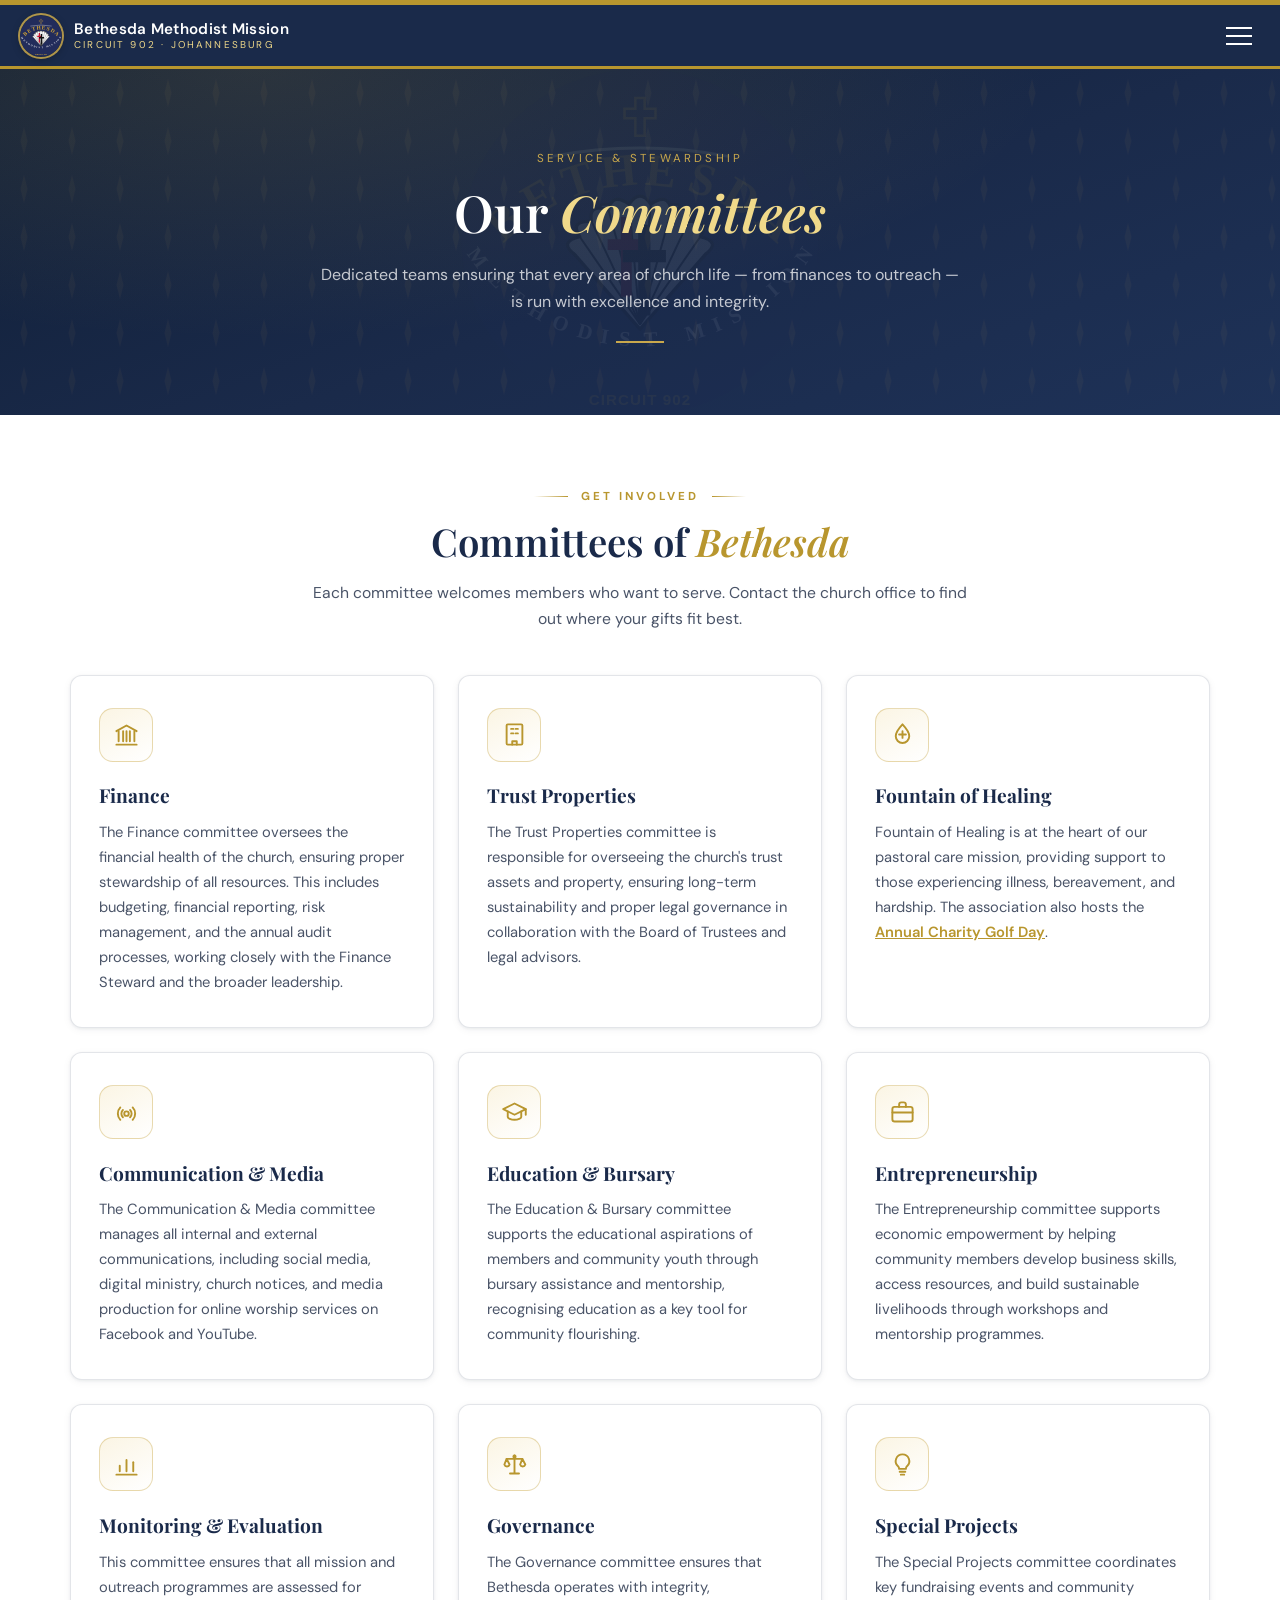
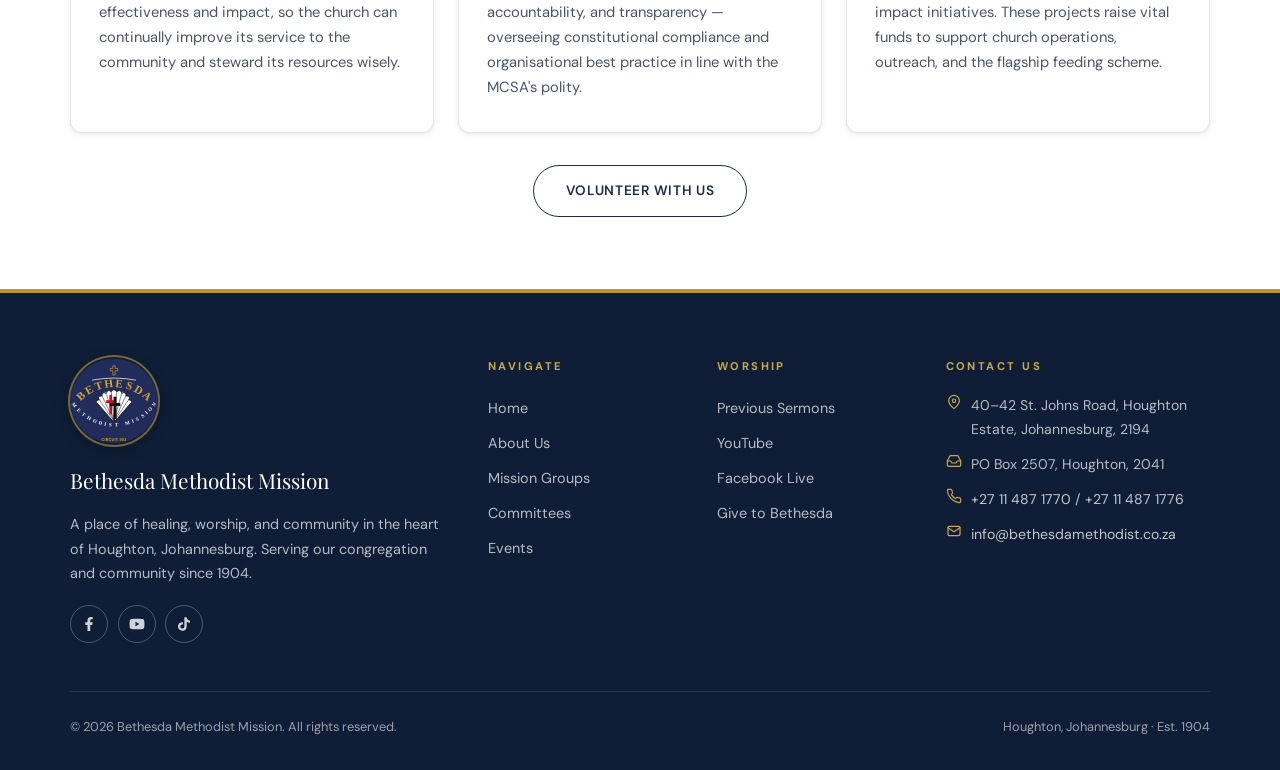
<file: committees.html>
<!DOCTYPE html>
<html lang="en">
<head>
<meta charset="UTF-8"/>
<meta name="viewport" content="width=device-width, initial-scale=1.0"/>
<title>Committees — Bethesda Methodist Mission</title>
<link rel="preconnect" href="https://fonts.googleapis.com"/>
<link rel="preconnect" href="https://fonts.gstatic.com" crossorigin/>
<link href="https://fonts.googleapis.com/css2?family=Playfair+Display:ital,wght@0,400;0,600;0,700;1,400;1,600&family=DM+Sans:wght@300;400;500;600;700&display=swap" rel="stylesheet"/>
<meta name="description" content="The committees of Bethesda Methodist Mission - Finance, Trust Properties, Fountain of Healing, Communication, Education and Bursary, and more."/>
<meta name="theme-color" content="#1A2A4A"/>
<meta name="referrer" content="strict-origin-when-cross-origin"/>
<link rel="icon" href="favicon.ico" sizes="32x32"/>
<link rel="icon" type="image/svg+xml" href="favicon.svg"/>
<link rel="apple-touch-icon" href="apple-touch-icon.png"/>
<meta property="og:site_name" content="Bethesda Methodist Mission"/>
<meta property="og:type" content="website"/>
<meta property="og:title" content="Committees — Bethesda Methodist Mission"/>
<meta property="og:description" content="The committees of Bethesda Methodist Mission - Finance, Trust Properties, Fountain of Healing, Communication, Education and Bursary, and more."/>
<meta property="og:image" content="https://bethesdamethodistmission.co.za/og-image.png"/>
<meta property="og:image:width" content="1200"/>
<meta property="og:image:height" content="630"/>
<meta name="twitter:card" content="summary_large_image"/>
<link rel="canonical" href="https://bethesdamethodistmission.co.za/committees.html"/>
<meta property="og:url" content="https://bethesdamethodistmission.co.za/committees.html"/>
<link rel="stylesheet" href="styles.css?v=202607290203"/>
<link rel="manifest" href="manifest.webmanifest"/>
</head>
<body>
<a class="skip-link" href="#main">Skip to content</a>
<div class="top-bar"></div>
<nav>
  <a href="index.html" class="nav-logo">
    <img src="logo.svg" alt="Bethesda Methodist Mission crest" class="logo-mark" width="50" height="50"/>
    <div class="logo-text"><strong>Bethesda Methodist Mission</strong><span>Circuit 902 &middot; Johannesburg</span></div>
  </a>
  <button class="nav-toggle" aria-label="Menu" aria-expanded="false">
    <span></span><span></span><span></span>
  </button>
  <ul class="nav-links" id="navLinks">
    <li><a href="index.html">Home</a></li>
    <li>
      <a href="about.html">About Us <span class="caret" aria-hidden="true">&#9660;</span></a>
      <ul class="dropdown">
        <li><a href="about.html#about">About Bethesda</a></li>
        <li><a href="about.html#ministers">Ministers</a></li>
        <li><a href="about.html#stewards">Stewards</a></li>
        <li><a href="about.html#cell-leaders">Cell Leaders</a></li>
      </ul>
    </li>
    <li>
      <a href="mission-groups.html">Mission Groups <span class="caret" aria-hidden="true">&#9660;</span></a>
      <ul class="dropdown">
        <li><a href="mission-groups.html#youth-unit">Youth Unit</a></li>
        <li><a href="mission-groups.html#young-womens">Young Women's Manyano</a></li>
        <li><a href="mission-groups.html#womens-manyano">Women's Manyano</a></li>
        <li><a href="mission-groups.html#young-mens">Young Men's Guild</a></li>
        <li><a href="mission-groups.html#local-preachers">Local Preachers Association</a></li>
      </ul>
    </li>
    <li class="active">
      <a href="committees.html" aria-current="page">Committees <span class="caret" aria-hidden="true">&#9660;</span></a>
      <ul class="dropdown">
        <li><a href="committees.html#finance">Finance</a></li>
        <li><a href="committees.html#trust">Trust Properties</a></li>
        <li><a href="committees.html#fountain">Fountain of Healing</a></li>
        <li><a href="committees.html#comms">Communication &amp; Media</a></li>
        <li><a href="committees.html#education">Education &amp; Bursary</a></li>
        <li><a href="committees.html#entrepreneurship">Entrepreneurship</a></li>
        <li><a href="committees.html#monitoring">Monitoring &amp; Evaluation</a></li>
        <li><a href="committees.html#governance">Governance</a></li>
        <li><a href="committees.html#special">Special Projects</a></li>
      </ul>
    </li>
    <li><a href="sermons.html">Sermons</a></li>
    <li><a href="events.html">Events</a></li>
    <li><a href="contact.html">Contact</a></li>
    <li><a href="giving.html" class="nav-give">Give to Bethesda</a></li>
  </ul>
</nav>

<header class="page-hero" id="main">
  <div class="eyebrow">Service &amp; Stewardship</div>
  <h1>Our <em>Committees</em></h1>
  <p class="sub">Dedicated teams ensuring that every area of church life — from finances to outreach — is run with excellence and integrity.</p>
  <div class="rule"></div>
</header>

<section>
  <div class="section-inner">
    <div class="section-label">Get Involved</div>
    <h2 class="section-title">Committees of <em>Bethesda</em></h2>
    <p class="section-sub">Each committee welcomes members who want to serve. Contact the church office to find out where your gifts fit best.</p>
    <div class="card-grid">
      <div class="card" id="finance">
        <div class="card-icon icon-tile" aria-hidden="true"><svg viewBox="0 0 24 24" fill="none" stroke="currentColor" stroke-width="1.7" stroke-linecap="round" stroke-linejoin="round"><path d="M3 9l9-5 9 5"/><path d="M5 9v9M9 9v9M12 9v9M15 9v9M19 9v9"/><path d="M3 21h18"/></svg></div>
        <h3>Finance</h3>
        <p>The Finance committee oversees the financial health of the church, ensuring proper stewardship of all resources. This includes budgeting, financial reporting, risk management, and the annual audit processes, working closely with the Finance Steward and the broader leadership.</p>
      </div>
      <div class="card" id="trust">
        <div class="card-icon icon-tile" aria-hidden="true"><svg viewBox="0 0 24 24" fill="none" stroke="currentColor" stroke-width="1.7" stroke-linecap="round" stroke-linejoin="round"><rect x="5" y="3" width="14" height="18" rx="1"/><path d="M9 7h2M13 7h2M9 11h2M13 11h2"/><path d="M10 21v-3h4v3"/></svg></div>
        <h3>Trust Properties</h3>
        <p>The Trust Properties committee is responsible for overseeing the church&#39;s trust assets and property, ensuring long-term sustainability and proper legal governance in collaboration with the Board of Trustees and legal advisors.</p>
      </div>
      <div class="card" id="fountain">
        <div class="card-icon icon-tile" aria-hidden="true"><svg viewBox="0 0 24 24" fill="none" stroke="currentColor" stroke-width="1.7" stroke-linecap="round" stroke-linejoin="round"><path d="M12 3s6 6.4 6 10.5a6 6 0 0 1-12 0C6 9.4 12 3 12 3z"/><path d="M12 9v6M9 12h6"/></svg></div>
        <h3>Fountain of Healing</h3>
        <p>Fountain of Healing is at the heart of our pastoral care mission, providing support to those experiencing illness, bereavement, and hardship. The association also hosts the <a href="events.html#golf-day" style="color:var(--gold-bar);font-weight:600;">Annual Charity Golf Day</a>.</p>
      </div>
      <div class="card" id="comms">
        <div class="card-icon icon-tile" aria-hidden="true"><svg viewBox="0 0 24 24" fill="none" stroke="currentColor" stroke-width="1.7" stroke-linecap="round" stroke-linejoin="round"><circle cx="12" cy="13" r="2"/><path d="M8.8 9.8a4.5 4.5 0 0 0 0 6.4M15.2 9.8a4.5 4.5 0 0 1 0 6.4"/><path d="M6.5 7.5a8 8 0 0 0 0 11M17.5 7.5a8 8 0 0 1 0 11"/></svg></div>
        <h3>Communication &amp; Media</h3>
        <p>The Communication &amp; Media committee manages all internal and external communications, including social media, digital ministry, church notices, and media production for online worship services on Facebook and YouTube.</p>
      </div>
      <div class="card" id="education">
        <div class="card-icon icon-tile" aria-hidden="true"><svg viewBox="0 0 24 24" fill="none" stroke="currentColor" stroke-width="1.7" stroke-linecap="round" stroke-linejoin="round"><path d="M12 4 2 9l10 5 10-5z"/><path d="M6 11v5c0 1 2.7 2.5 6 2.5s6-1.5 6-2.5v-5"/><path d="M22 9v5"/></svg></div>
        <h3>Education &amp; Bursary</h3>
        <p>The Education &amp; Bursary committee supports the educational aspirations of members and community youth through bursary assistance and mentorship, recognising education as a key tool for community flourishing.</p>
      </div>
      <div class="card" id="entrepreneurship">
        <div class="card-icon icon-tile" aria-hidden="true"><svg viewBox="0 0 24 24" fill="none" stroke="currentColor" stroke-width="1.7" stroke-linecap="round" stroke-linejoin="round"><rect x="3" y="7" width="18" height="13" rx="2"/><path d="M9 7V5a2 2 0 0 1 2-2h2a2 2 0 0 1 2 2v2"/><path d="M3 12h18"/></svg></div>
        <h3>Entrepreneurship</h3>
        <p>The Entrepreneurship committee supports economic empowerment by helping community members develop business skills, access resources, and build sustainable livelihoods through workshops and mentorship programmes.</p>
      </div>
      <div class="card" id="monitoring">
        <div class="card-icon icon-tile" aria-hidden="true"><svg viewBox="0 0 24 24" fill="none" stroke="currentColor" stroke-width="1.7" stroke-linecap="round" stroke-linejoin="round"><path d="M3 21h18"/><path d="M6 18v-5"/><path d="M12 18V8"/><path d="M18 18v-8"/></svg></div>
        <h3>Monitoring &amp; Evaluation</h3>
        <p>This committee ensures that all mission and outreach programmes are assessed for effectiveness and impact, so the church can continually improve its service to the community and steward its resources wisely.</p>
      </div>
      <div class="card" id="governance">
        <div class="card-icon icon-tile" aria-hidden="true"><svg viewBox="0 0 24 24" fill="none" stroke="currentColor" stroke-width="1.7" stroke-linecap="round" stroke-linejoin="round"><path d="M12 4v16M8 20h8"/><path d="M5 7h14"/><path d="M5 7 3 12a2.4 2.4 0 0 0 4.6 0z"/><path d="M19 7l-2 5a2.4 2.4 0 0 0 4.6 0z"/><circle cx="12" cy="5" r="1"/></svg></div>
        <h3>Governance</h3>
        <p>The Governance committee ensures that Bethesda operates with integrity, accountability, and transparency &mdash; overseeing constitutional compliance and organisational best practice in line with the MCSA&#39;s polity.</p>
      </div>
      <div class="card" id="special">
        <div class="card-icon icon-tile" aria-hidden="true"><svg viewBox="0 0 24 24" fill="none" stroke="currentColor" stroke-width="1.7" stroke-linecap="round" stroke-linejoin="round"><path d="M12 3a6 6 0 0 0-4 10.5c.7.7 1 1.5 1 2.4h6c0-.9.3-1.7 1-2.4A6 6 0 0 0 12 3z"/><path d="M9.5 18.5h5M10.5 21h3"/></svg></div>
        <h3>Special Projects</h3>
        <p>The Special Projects committee coordinates key fundraising events and community impact initiatives. These projects raise vital funds to support church operations, outreach, and the flagship feeding scheme.</p>
      </div>
    </div>
    <p class="center mt-2"><a href="contact.html" class="btn-outline on-white">Volunteer With Us</a></p>
  </div>
</section>

<!-- FOOTER -->
<footer>
  <div class="footer-inner">
    <div class="footer-grid">
      <div class="footer-brand">
        <img src="logo.svg" alt="" class="footer-badge" width="88" height="88" loading="lazy"/>
        <div class="logo">Bethesda Methodist Mission</div>
        <p>A place of healing, worship, and community in the heart of Houghton, Johannesburg. Serving our congregation and community since 1904.</p>
        <div class="social-links">
          <a class="social-link" href="https://www.facebook.com/BethesdaMethodistMission" target="_blank" rel="noopener" aria-label="Facebook"><svg width="10" height="14" viewBox="0 0 320 512" fill="currentColor" aria-hidden="true" style="vertical-align:-2px;"><path d="M279.14 288l14.22-92.66h-88.91v-60.13c0-25.35 12.42-50.06 52.24-50.06h40.42V6.26S260.43 0 225.36 0c-73.22 0-121.08 44.38-121.08 124.72v70.62H22.89V288h81.39v224h100.17V288z"/></svg></a>
          <a class="social-link" href="https://www.youtube.com/@BethesdaMethodistMission902" target="_blank" rel="noopener" aria-label="YouTube"><svg width="16" height="14" viewBox="0 0 576 512" fill="currentColor" aria-hidden="true" style="vertical-align:-2px;"><path d="M549.655 124.083c-6.281-23.65-24.787-42.276-48.284-48.597C458.781 64 288 64 288 64S117.22 64 74.629 75.486c-23.497 6.322-42.003 24.947-48.284 48.597-11.412 42.867-11.412 132.305-11.412 132.305s0 89.438 11.412 132.305c6.281 23.65 24.787 41.5 48.284 47.821C117.22 448 288 448 288 448s170.78 0 213.371-11.486c23.497-6.321 42.003-24.171 48.284-47.821 11.412-42.867 11.412-132.305 11.412-132.305s0-89.438-11.412-132.305zm-317.51 213.508V175.185l142.739 81.205-142.739 81.201z"/></svg></a>
          <a class="social-link" href="https://www.tiktok.com/@BethesdaMM" target="_blank" rel="noopener" aria-label="TikTok"><svg width="12" height="14" viewBox="0 0 448 512" fill="currentColor" aria-hidden="true" style="vertical-align:-2px;"><path d="M448,209.91a210.06,210.06,0,0,1-122.77-39.25V349.38A162.55,162.55,0,1,1,185,188.31V278.2a74.62,74.62,0,1,0,52.23,71.18V0l88,0a121.18,121.18,0,0,0,1.86,22.17h0A122.18,122.18,0,0,0,381,102.39a121.43,121.43,0,0,0,67,20.14Z"/></svg></a>
        </div>
      </div>
      <div>
        <div class="footer-heading">Navigate</div>
        <ul class="footer-links">
          <li><a href="index.html">Home</a></li>
          <li><a href="about.html">About Us</a></li>
          <li><a href="mission-groups.html">Mission Groups</a></li>
          <li><a href="committees.html">Committees</a></li>
          <li><a href="events.html">Events</a></li>
        </ul>
      </div>
      <div>
        <div class="footer-heading">Worship</div>
        <ul class="footer-links">
          <li><a href="sermons.html">Previous Sermons</a></li>
          <li><a href="https://www.youtube.com/@BethesdaMethodistMission902" target="_blank" rel="noopener">YouTube</a></li>
          <li><a href="https://www.facebook.com/BethesdaMethodistMission" target="_blank" rel="noopener">Facebook Live</a></li>
          <li><a href="giving.html">Give to Bethesda</a></li>
        </ul>
      </div>
      <div>
        <div class="footer-heading">Contact Us</div>
        <div class="contact-line"><span class="ic" aria-hidden="true"><svg width="16" height="16" viewBox="0 0 24 24" fill="none" stroke="currentColor" stroke-width="1.8" stroke-linecap="round" stroke-linejoin="round" style="display:block"><path d="M20 10c0 5-8 12-8 12s-8-7-8-12a8 8 0 0 1 16 0z"/><circle cx="12" cy="10" r="2.5"/></svg></span><span>40&ndash;42 St. Johns Road, Houghton Estate, Johannesburg, 2194</span></div>
        <div class="contact-line"><span class="ic" aria-hidden="true"><svg width="16" height="16" viewBox="0 0 24 24" fill="none" stroke="currentColor" stroke-width="1.8" stroke-linecap="round" stroke-linejoin="round" style="display:block"><path d="M22 12h-5l-2 3H9l-2-3H2"/><path d="M5.4 5.1 2 12v6a2 2 0 0 0 2 2h16a2 2 0 0 0 2-2v-6l-3.4-6.9A2 2 0 0 0 16.8 4H7.2a2 2 0 0 0-1.8 1.1z"/></svg></span><span>PO Box 2507, Houghton, 2041</span></div>
        <div class="contact-line"><span class="ic" aria-hidden="true"><svg width="16" height="16" viewBox="0 0 24 24" fill="none" stroke="currentColor" stroke-width="1.8" stroke-linecap="round" stroke-linejoin="round" style="display:block"><path d="M22 16.9v3a2 2 0 0 1-2.2 2 19.8 19.8 0 0 1-8.6-3.1 19.5 19.5 0 0 1-6-6A19.8 19.8 0 0 1 2 4.2 2 2 0 0 1 4 2h3a2 2 0 0 1 2 1.7c.1.9.4 1.8.7 2.7a2 2 0 0 1-.5 2.1L8.1 9.9a16 16 0 0 0 6 6l1.4-1.2a2 2 0 0 1 2.1-.5c.9.3 1.8.6 2.7.7A2 2 0 0 1 22 16.9z"/></svg></span><span><a href="tel:+27114871770">+27 11 487 1770</a> / <a href="tel:+27114871776">+27 11 487 1776</a></span></div>
        <div class="contact-line"><span class="ic" aria-hidden="true"><svg width="16" height="16" viewBox="0 0 24 24" fill="none" stroke="currentColor" stroke-width="1.8" stroke-linecap="round" stroke-linejoin="round" style="display:block"><rect x="3" y="5" width="18" height="14" rx="2"/><path d="m3 7 9 6 9-6"/></svg></span><a href="mailto:info@bethesdamethodist.co.za">info@bethesdamethodist.co.za</a></div>
      </div>
    </div>
    <div class="footer-bottom">
      <span>&copy; 2026 Bethesda Methodist Mission. All rights reserved.</span>
      <span>Houghton, Johannesburg &middot; Est. 1904</span>
    </div>
  </div>
</footer>

<script src="site.js?v=202607290203"></script>
<!-- Cloudflare Web Analytics --><script defer src='https://static.cloudflareinsights.com/beacon.min.js' data-cf-beacon='{"token": "8029442303c64bcea2c4ebf923667d4f"}'></script><!-- End Cloudflare Web Analytics -->
</body>
</html>
</file>
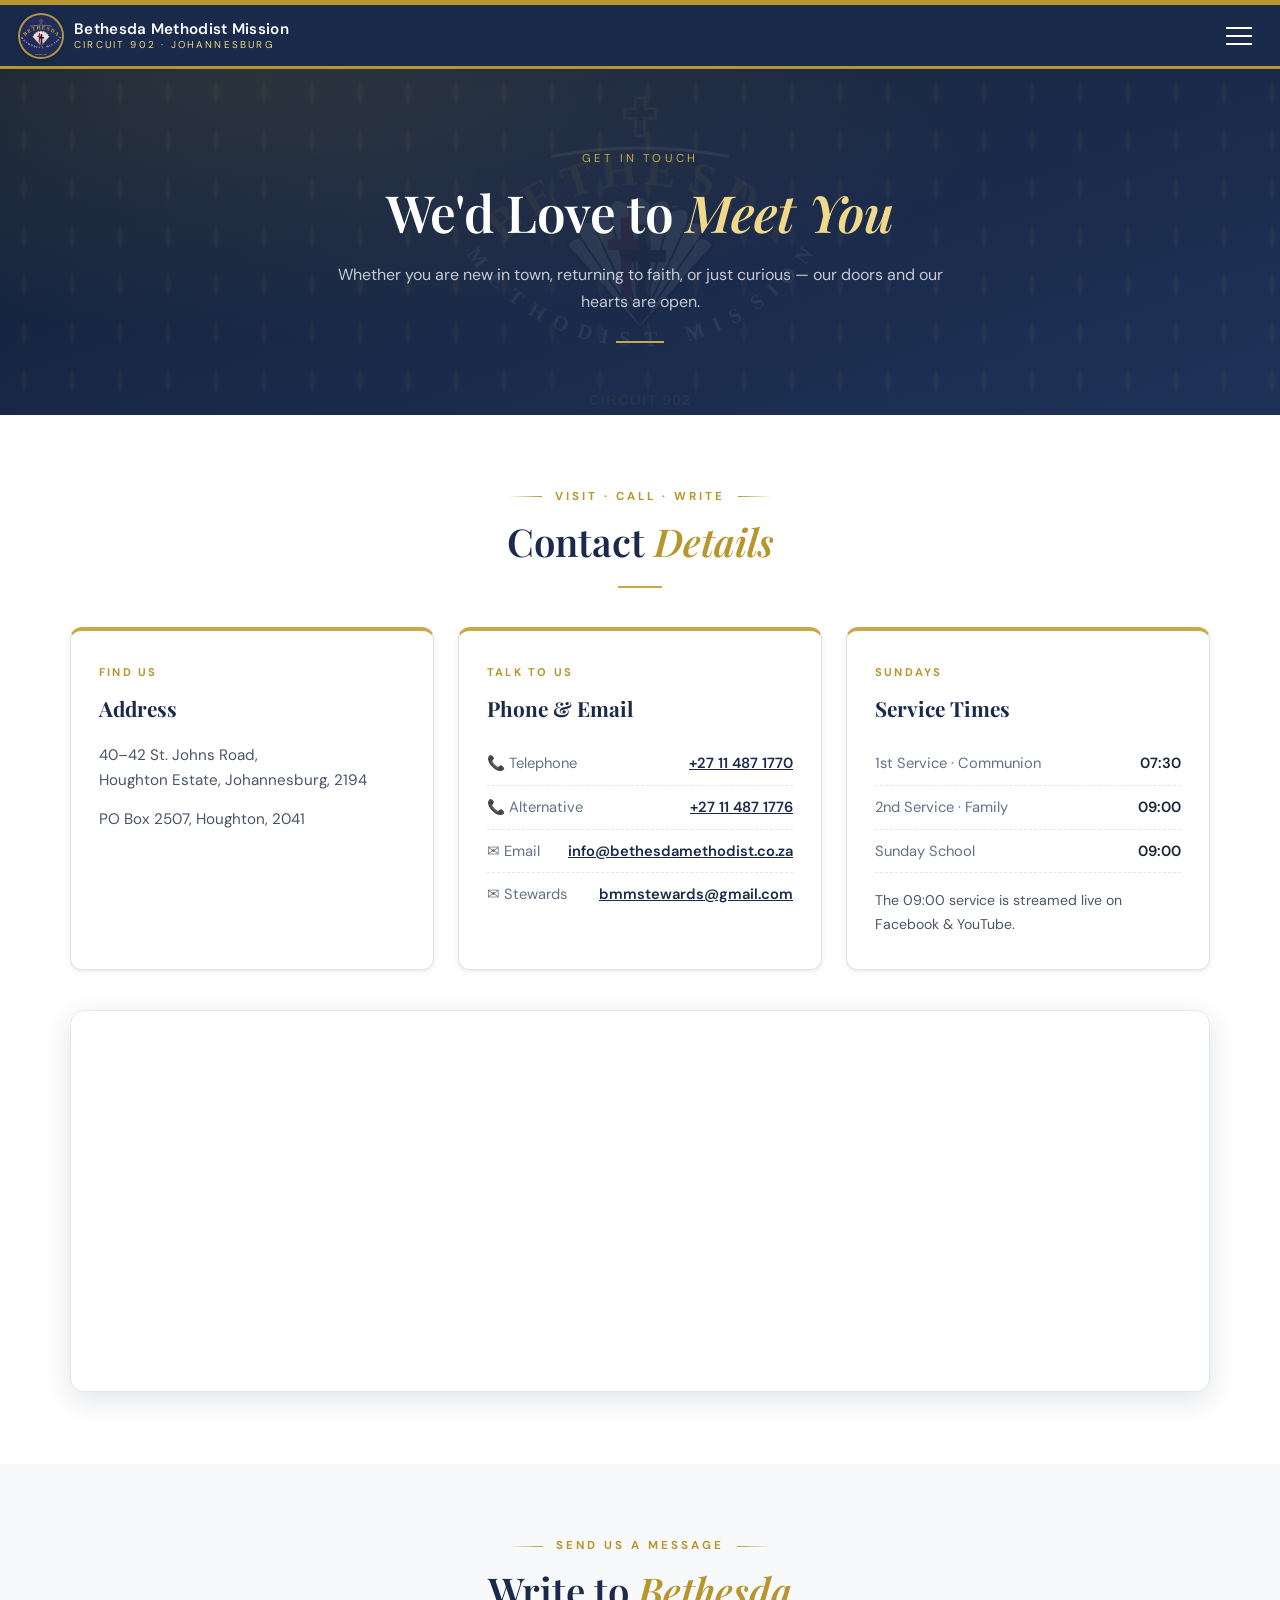
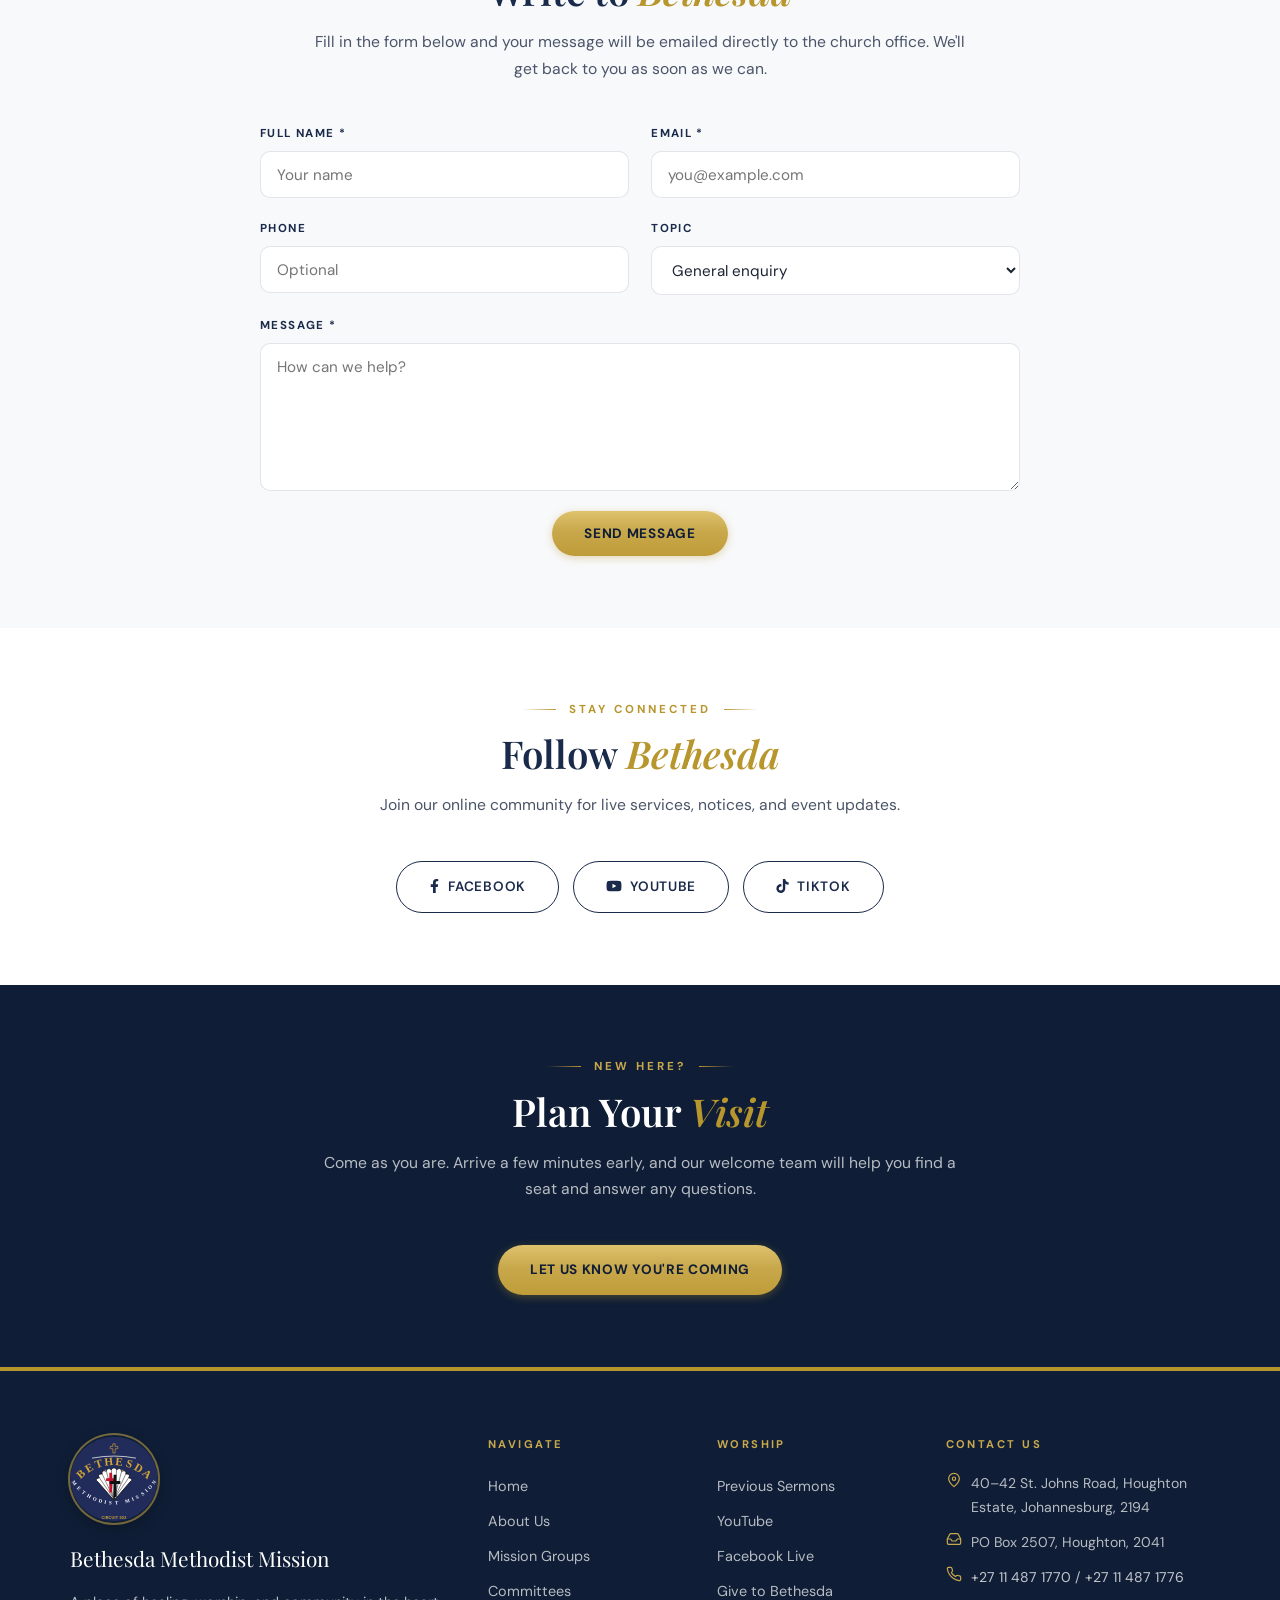
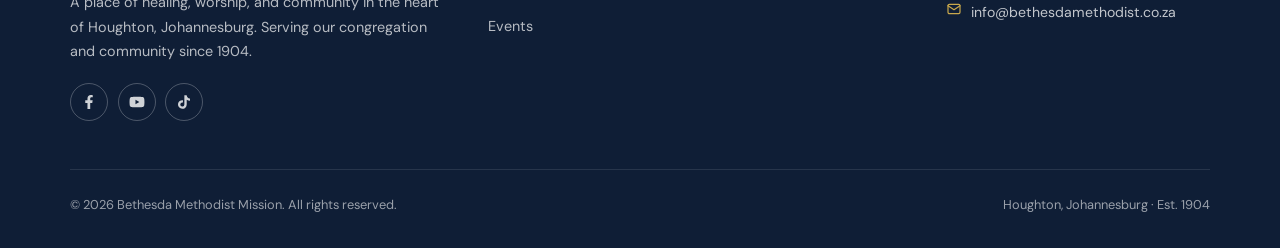
<file: contact.html>
<!DOCTYPE html>
<html lang="en">
<head>
<meta charset="UTF-8"/>
<meta name="viewport" content="width=device-width, initial-scale=1.0"/>
<title>Contact Us — Bethesda Methodist Mission</title>
<link rel="preconnect" href="https://fonts.googleapis.com"/>
<link rel="preconnect" href="https://fonts.gstatic.com" crossorigin/>
<link href="https://fonts.googleapis.com/css2?family=Playfair+Display:ital,wght@0,400;0,600;0,700;1,400;1,600&family=DM+Sans:wght@300;400;500;600;700&display=swap" rel="stylesheet"/>
<meta name="description" content="Visit Bethesda Methodist Mission at 40-42 St. Johns Road, Houghton Estate, Johannesburg. Sunday services 07:30 and 09:00. Phone +27 11 487 1770."/>
<meta name="theme-color" content="#1A2A4A"/>
<meta name="referrer" content="strict-origin-when-cross-origin"/>
<link rel="icon" href="favicon.ico" sizes="32x32"/>
<link rel="icon" type="image/svg+xml" href="favicon.svg"/>
<link rel="apple-touch-icon" href="apple-touch-icon.png"/>
<meta property="og:site_name" content="Bethesda Methodist Mission"/>
<meta property="og:type" content="website"/>
<meta property="og:title" content="Contact Us — Bethesda Methodist Mission"/>
<meta property="og:description" content="Visit Bethesda Methodist Mission at 40-42 St. Johns Road, Houghton Estate, Johannesburg. Sunday services 07:30 and 09:00. Phone +27 11 487 1770."/>
<meta property="og:image" content="https://bethesdamethodistmission.co.za/og-image.png"/>
<meta property="og:image:width" content="1200"/>
<meta property="og:image:height" content="630"/>
<meta name="twitter:card" content="summary_large_image"/>
<link rel="canonical" href="https://bethesdamethodistmission.co.za/contact.html"/>
<meta property="og:url" content="https://bethesdamethodistmission.co.za/contact.html"/>
<link rel="stylesheet" href="styles.css?v=202607290203"/>
<link rel="manifest" href="manifest.webmanifest"/>
</head>
<body>
<a class="skip-link" href="#main">Skip to content</a>
<div class="top-bar"></div>
<nav>
  <a href="index.html" class="nav-logo">
    <img src="logo.svg" alt="Bethesda Methodist Mission crest" class="logo-mark" width="50" height="50"/>
    <div class="logo-text"><strong>Bethesda Methodist Mission</strong><span>Circuit 902 &middot; Johannesburg</span></div>
  </a>
  <button class="nav-toggle" aria-label="Menu" aria-expanded="false">
    <span></span><span></span><span></span>
  </button>
  <ul class="nav-links" id="navLinks">
    <li><a href="index.html">Home</a></li>
    <li>
      <a href="about.html">About Us <span class="caret" aria-hidden="true">&#9660;</span></a>
      <ul class="dropdown">
        <li><a href="about.html#about">About Bethesda</a></li>
        <li><a href="about.html#ministers">Ministers</a></li>
        <li><a href="about.html#stewards">Stewards</a></li>
        <li><a href="about.html#cell-leaders">Cell Leaders</a></li>
      </ul>
    </li>
    <li>
      <a href="mission-groups.html">Mission Groups <span class="caret" aria-hidden="true">&#9660;</span></a>
      <ul class="dropdown">
        <li><a href="mission-groups.html#youth-unit">Youth Unit</a></li>
        <li><a href="mission-groups.html#young-womens">Young Women's Manyano</a></li>
        <li><a href="mission-groups.html#womens-manyano">Women's Manyano</a></li>
        <li><a href="mission-groups.html#young-mens">Young Men's Guild</a></li>
        <li><a href="mission-groups.html#local-preachers">Local Preachers Association</a></li>
      </ul>
    </li>
    <li>
      <a href="committees.html">Committees <span class="caret" aria-hidden="true">&#9660;</span></a>
      <ul class="dropdown">
        <li><a href="committees.html#finance">Finance</a></li>
        <li><a href="committees.html#trust">Trust Properties</a></li>
        <li><a href="committees.html#fountain">Fountain of Healing</a></li>
        <li><a href="committees.html#comms">Communication &amp; Media</a></li>
        <li><a href="committees.html#education">Education &amp; Bursary</a></li>
        <li><a href="committees.html#entrepreneurship">Entrepreneurship</a></li>
        <li><a href="committees.html#monitoring">Monitoring &amp; Evaluation</a></li>
        <li><a href="committees.html#governance">Governance</a></li>
        <li><a href="committees.html#special">Special Projects</a></li>
      </ul>
    </li>
    <li><a href="sermons.html">Sermons</a></li>
    <li><a href="events.html">Events</a></li>
    <li class="active"><a href="contact.html" aria-current="page">Contact</a></li>
    <li><a href="giving.html" class="nav-give">Give to Bethesda</a></li>
  </ul>
</nav>

<header class="page-hero" id="main">
  <div class="eyebrow">Get In Touch</div>
  <h1>We'd Love to <em>Meet You</em></h1>
  <p class="sub">Whether you are new in town, returning to faith, or just curious — our doors and our hearts are open.</p>
  <div class="rule"></div>
</header>

<section>
  <div class="section-inner">
    <div class="section-label">Visit &middot; Call &middot; Write</div>
    <h2 class="section-title">Contact <em>Details</em></h2>
    <div class="section-rule"></div>
    <div class="card-grid">
      <div class="detail-card">
        <div class="label">Find Us</div>
        <h3>Address</h3>
        <p style="font-size:0.95rem;color:var(--text-mid);">40&ndash;42 St. Johns Road,<br/>Houghton Estate, Johannesburg, 2194</p>
        <p style="font-size:0.95rem;color:var(--text-mid);margin-top:0.8rem;">PO Box 2507, Houghton, 2041</p>
      </div>
      <div class="detail-card">
        <div class="label">Talk To Us</div>
        <h3>Phone &amp; Email</h3>
        <div class="detail-row"><span class="k">&#128222; Telephone</span><span class="v"><a href="tel:+27114871770">+27 11 487 1770</a></span></div>
        <div class="detail-row"><span class="k">&#128222; Alternative</span><span class="v"><a href="tel:+27114871776">+27 11 487 1776</a></span></div>
        <div class="detail-row"><span class="k">&#9993; Email</span><span class="v"><a href="mailto:info@bethesdamethodist.co.za">info@bethesdamethodist.co.za</a></span></div>
        <div class="detail-row"><span class="k">&#9993; Stewards</span><span class="v"><a href="mailto:bmmstewards@gmail.com">bmmstewards@gmail.com</a></span></div>
      </div>
      <div class="detail-card">
        <div class="label">Sundays</div>
        <h3>Service Times</h3>
        <div class="detail-row"><span class="k">1st Service &middot; Communion</span><span class="v">07:30</span></div>
        <div class="detail-row"><span class="k">2nd Service &middot; Family</span><span class="v">09:00</span></div>
        <div class="detail-row"><span class="k">Sunday School</span><span class="v">09:00</span></div>
        <p style="font-size:0.88rem;color:var(--text-mid);margin-top:1rem;">The 09:00 service is streamed live on Facebook &amp; YouTube.</p>
      </div>
    </div>
    <div class="map-wrap">
      <iframe src="https://www.google.com/maps?q=40-42+St+Johns+Road,+Houghton+Estate,+Johannesburg&amp;output=embed" title="Map to Bethesda Methodist Mission" loading="lazy"></iframe>
    </div>
  </div>
</section>

<!-- CONTACT FORM -->
<section class="alt-bg" id="message">
  <div class="section-inner">
    <div class="section-label">Send Us a Message</div>
    <h2 class="section-title">Write to <em>Bethesda</em></h2>
    <p class="section-sub">Fill in the form below and your message will be emailed directly to the church office. We'll get back to you as soon as we can.</p>
    <form class="contact-form" action="https://api.web3forms.com/submit" method="POST">
      <input type="hidden" name="access_key" value="f54b50d0-e770-4a60-a7bc-a3230cb5d50f"/>
      <input type="hidden" name="subject" value="New message via bethesdamethodistmission.co.za"/>
      <input type="hidden" name="from_name" value="Bethesda Website Contact Form"/>
      <input type="hidden" name="redirect" value="https://bethesdamethodistmission.co.za/thanks.html"/>
      <input type="checkbox" name="botcheck" style="display:none" tabindex="-1" aria-hidden="true"/>
      <div class="form-row">
        <label>Full Name *
          <input type="text" name="name" required placeholder="Your name"/>
        </label>
        <label>Email *
          <input type="email" name="email" required placeholder="you@example.com"/>
        </label>
      </div>
      <div class="form-row">
        <label>Phone
          <input type="tel" name="phone" placeholder="Optional"/>
        </label>
        <label>Topic
          <select name="topic">
            <option>General enquiry</option>
            <option>Plan a visit</option>
            <option>Membership</option>
            <option>Giving &amp; tithes</option>
            <option>Prayer request</option>
            <option>Other</option>
          </select>
        </label>
      </div>
      <label>Message *
        <textarea name="message" rows="6" required placeholder="How can we help?"></textarea>
      </label>
      <p class="center"><button type="submit" class="btn-primary" style="border:none;cursor:pointer;font-family:var(--ff-body);">Send Message</button></p>
    </form>
  </div>
</section>

<section>
  <div class="section-inner center">
    <div class="section-label">Stay Connected</div>
    <h2 class="section-title">Follow <em>Bethesda</em></h2>
    <p class="section-sub">Join our online community for live services, notices, and event updates.</p>
    <div class="hero-ctas">
      <a href="https://www.facebook.com/BethesdaMethodistMission" target="_blank" rel="noopener" class="btn-outline on-white"><svg width="11" height="14" viewBox="0 0 320 512" fill="currentColor" aria-hidden="true" style="vertical-align:-2px;margin-right:8px"><path d="M279.14 288l14.22-92.66h-88.91v-60.13c0-25.35 12.42-50.06 52.24-50.06h40.42V6.26S260.43 0 225.36 0c-73.22 0-121.08 44.38-121.08 124.72v70.62H22.89V288h81.39v224h100.17V288z"/></svg>Facebook</a>
      <a href="https://www.youtube.com/@BethesdaMethodistMission902" target="_blank" rel="noopener" class="btn-outline on-white"><svg width="16" height="14" viewBox="0 0 576 512" fill="currentColor" aria-hidden="true" style="vertical-align:-2px;margin-right:8px"><path d="M549.655 124.083c-6.281-23.65-24.787-42.276-48.284-48.597C458.781 64 288 64 288 64S117.22 64 74.629 75.486c-23.497 6.322-42.003 24.947-48.284 48.597-11.412 42.867-11.412 132.305-11.412 132.305s0 89.438 11.412 132.305c6.281 23.65 24.787 41.5 48.284 47.821C117.22 448 288 448 288 448s170.78 0 213.371-11.486c23.497-6.321 42.003-24.171 48.284-47.821 11.412-42.867 11.412-132.305 11.412-132.305s0-89.438-11.412-132.305zm-317.51 213.508V175.185l142.739 81.205-142.739 81.201z"/></svg>YouTube</a>
      <a href="https://www.tiktok.com/@BethesdaMM" target="_blank" rel="noopener" class="btn-outline on-white"><svg width="13" height="14" viewBox="0 0 448 512" fill="currentColor" aria-hidden="true" style="vertical-align:-2px;margin-right:8px"><path d="M448,209.91a210.06,210.06,0,0,1-122.77-39.25V349.38A162.55,162.55,0,1,1,185,188.31V278.2a74.62,74.62,0,1,0,52.23,71.18V0l88,0a121.18,121.18,0,0,0,1.86,22.17h0A122.18,122.18,0,0,0,381,102.39a121.43,121.43,0,0,0,67,20.14Z"/></svg>TikTok</a>
    </div>
  </div>
</section>
<section class="dark-section">
  <div class="section-inner center">
    <div class="section-label">New Here?</div>
    <h2 class="section-title">Plan Your <em>Visit</em></h2>
    <p class="section-sub">Come as you are. Arrive a few minutes early, and our welcome team will help you find a seat and answer any questions.</p>
    <a href="contact.html?topic=Plan%20a%20visit#message" class="btn-primary">Let Us Know You're Coming</a>
  </div>
</section>

<!-- FOOTER -->
<footer>
  <div class="footer-inner">
    <div class="footer-grid">
      <div class="footer-brand">
        <img src="logo.svg" alt="" class="footer-badge" width="88" height="88" loading="lazy"/>
        <div class="logo">Bethesda Methodist Mission</div>
        <p>A place of healing, worship, and community in the heart of Houghton, Johannesburg. Serving our congregation and community since 1904.</p>
        <div class="social-links">
          <a class="social-link" href="https://www.facebook.com/BethesdaMethodistMission" target="_blank" rel="noopener" aria-label="Facebook"><svg width="10" height="14" viewBox="0 0 320 512" fill="currentColor" aria-hidden="true" style="vertical-align:-2px;"><path d="M279.14 288l14.22-92.66h-88.91v-60.13c0-25.35 12.42-50.06 52.24-50.06h40.42V6.26S260.43 0 225.36 0c-73.22 0-121.08 44.38-121.08 124.72v70.62H22.89V288h81.39v224h100.17V288z"/></svg></a>
          <a class="social-link" href="https://www.youtube.com/@BethesdaMethodistMission902" target="_blank" rel="noopener" aria-label="YouTube"><svg width="16" height="14" viewBox="0 0 576 512" fill="currentColor" aria-hidden="true" style="vertical-align:-2px;"><path d="M549.655 124.083c-6.281-23.65-24.787-42.276-48.284-48.597C458.781 64 288 64 288 64S117.22 64 74.629 75.486c-23.497 6.322-42.003 24.947-48.284 48.597-11.412 42.867-11.412 132.305-11.412 132.305s0 89.438 11.412 132.305c6.281 23.65 24.787 41.5 48.284 47.821C117.22 448 288 448 288 448s170.78 0 213.371-11.486c23.497-6.321 42.003-24.171 48.284-47.821 11.412-42.867 11.412-132.305 11.412-132.305s0-89.438-11.412-132.305zm-317.51 213.508V175.185l142.739 81.205-142.739 81.201z"/></svg></a>
          <a class="social-link" href="https://www.tiktok.com/@BethesdaMM" target="_blank" rel="noopener" aria-label="TikTok"><svg width="12" height="14" viewBox="0 0 448 512" fill="currentColor" aria-hidden="true" style="vertical-align:-2px;"><path d="M448,209.91a210.06,210.06,0,0,1-122.77-39.25V349.38A162.55,162.55,0,1,1,185,188.31V278.2a74.62,74.62,0,1,0,52.23,71.18V0l88,0a121.18,121.18,0,0,0,1.86,22.17h0A122.18,122.18,0,0,0,381,102.39a121.43,121.43,0,0,0,67,20.14Z"/></svg></a>
        </div>
      </div>
      <div>
        <div class="footer-heading">Navigate</div>
        <ul class="footer-links">
          <li><a href="index.html">Home</a></li>
          <li><a href="about.html">About Us</a></li>
          <li><a href="mission-groups.html">Mission Groups</a></li>
          <li><a href="committees.html">Committees</a></li>
          <li><a href="events.html">Events</a></li>
        </ul>
      </div>
      <div>
        <div class="footer-heading">Worship</div>
        <ul class="footer-links">
          <li><a href="sermons.html">Previous Sermons</a></li>
          <li><a href="https://www.youtube.com/@BethesdaMethodistMission902" target="_blank" rel="noopener">YouTube</a></li>
          <li><a href="https://www.facebook.com/BethesdaMethodistMission" target="_blank" rel="noopener">Facebook Live</a></li>
          <li><a href="giving.html">Give to Bethesda</a></li>
        </ul>
      </div>
      <div>
        <div class="footer-heading">Contact Us</div>
        <div class="contact-line"><span class="ic" aria-hidden="true"><svg width="16" height="16" viewBox="0 0 24 24" fill="none" stroke="currentColor" stroke-width="1.8" stroke-linecap="round" stroke-linejoin="round" style="display:block"><path d="M20 10c0 5-8 12-8 12s-8-7-8-12a8 8 0 0 1 16 0z"/><circle cx="12" cy="10" r="2.5"/></svg></span><span>40&ndash;42 St. Johns Road, Houghton Estate, Johannesburg, 2194</span></div>
        <div class="contact-line"><span class="ic" aria-hidden="true"><svg width="16" height="16" viewBox="0 0 24 24" fill="none" stroke="currentColor" stroke-width="1.8" stroke-linecap="round" stroke-linejoin="round" style="display:block"><path d="M22 12h-5l-2 3H9l-2-3H2"/><path d="M5.4 5.1 2 12v6a2 2 0 0 0 2 2h16a2 2 0 0 0 2-2v-6l-3.4-6.9A2 2 0 0 0 16.8 4H7.2a2 2 0 0 0-1.8 1.1z"/></svg></span><span>PO Box 2507, Houghton, 2041</span></div>
        <div class="contact-line"><span class="ic" aria-hidden="true"><svg width="16" height="16" viewBox="0 0 24 24" fill="none" stroke="currentColor" stroke-width="1.8" stroke-linecap="round" stroke-linejoin="round" style="display:block"><path d="M22 16.9v3a2 2 0 0 1-2.2 2 19.8 19.8 0 0 1-8.6-3.1 19.5 19.5 0 0 1-6-6A19.8 19.8 0 0 1 2 4.2 2 2 0 0 1 4 2h3a2 2 0 0 1 2 1.7c.1.9.4 1.8.7 2.7a2 2 0 0 1-.5 2.1L8.1 9.9a16 16 0 0 0 6 6l1.4-1.2a2 2 0 0 1 2.1-.5c.9.3 1.8.6 2.7.7A2 2 0 0 1 22 16.9z"/></svg></span><span><a href="tel:+27114871770">+27 11 487 1770</a> / <a href="tel:+27114871776">+27 11 487 1776</a></span></div>
        <div class="contact-line"><span class="ic" aria-hidden="true"><svg width="16" height="16" viewBox="0 0 24 24" fill="none" stroke="currentColor" stroke-width="1.8" stroke-linecap="round" stroke-linejoin="round" style="display:block"><rect x="3" y="5" width="18" height="14" rx="2"/><path d="m3 7 9 6 9-6"/></svg></span><a href="mailto:info@bethesdamethodist.co.za">info@bethesdamethodist.co.za</a></div>
      </div>
    </div>
    <div class="footer-bottom">
      <span>&copy; 2026 Bethesda Methodist Mission. All rights reserved.</span>
      <span>Houghton, Johannesburg &middot; Est. 1904</span>
    </div>
  </div>
</footer>

<script src="site.js?v=202607290203"></script>
<!-- Cloudflare Web Analytics --><script defer src='https://static.cloudflareinsights.com/beacon.min.js' data-cf-beacon='{"token": "8029442303c64bcea2c4ebf923667d4f"}'></script><!-- End Cloudflare Web Analytics -->
</body>
</html>
</file>
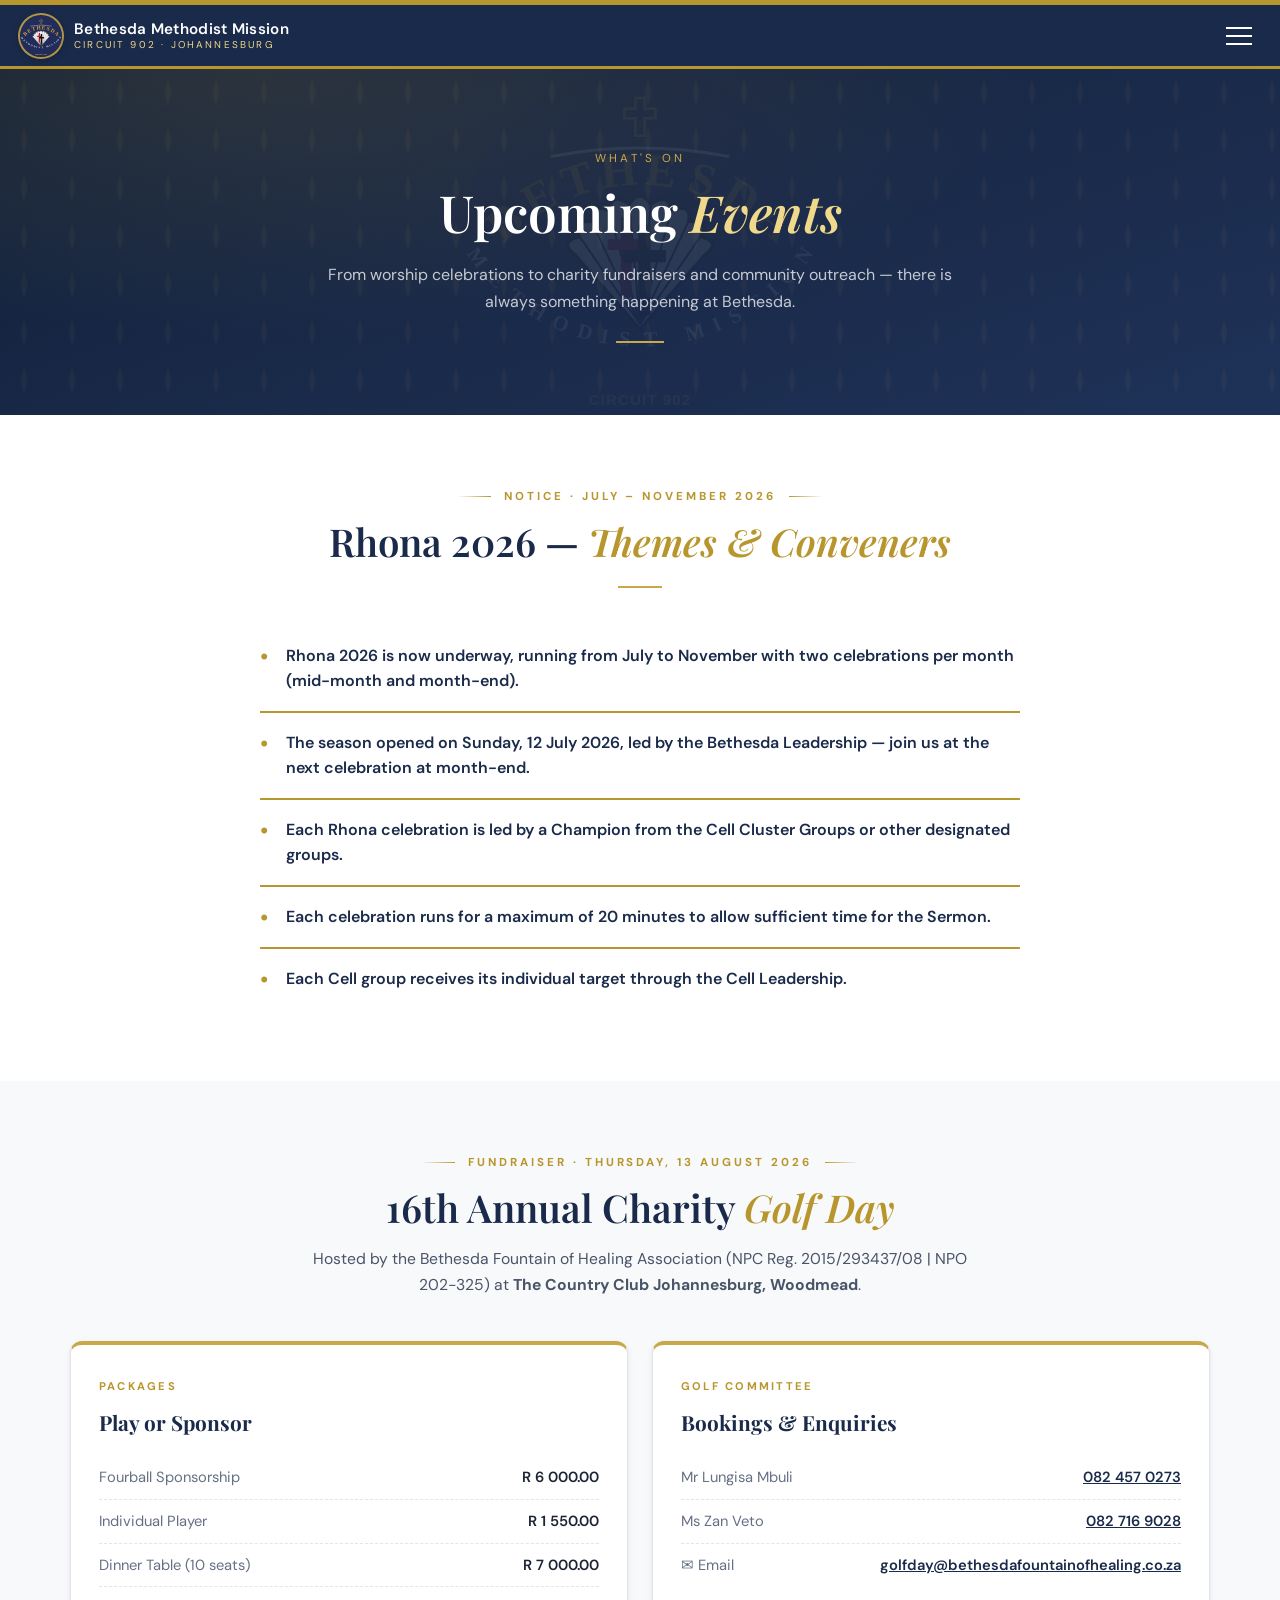
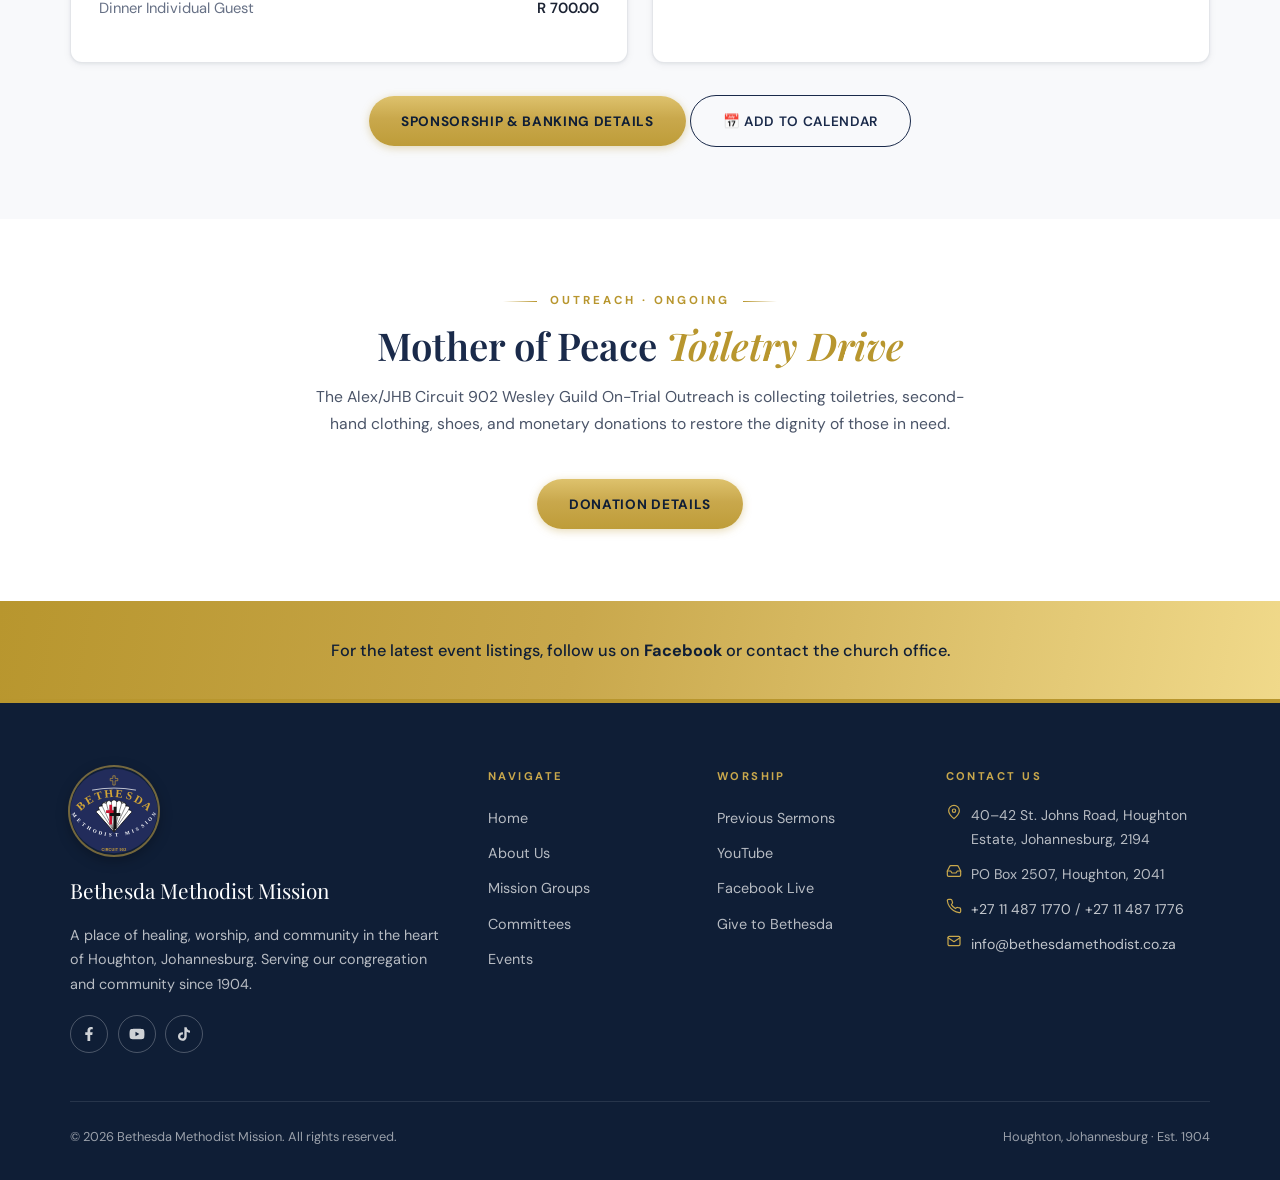
<file: events.html>
<!DOCTYPE html>
<html lang="en">
<head>
<meta charset="UTF-8"/>
<meta name="viewport" content="width=device-width, initial-scale=1.0"/>
<title>Events — Bethesda Methodist Mission</title>
<link rel="preconnect" href="https://fonts.googleapis.com"/>
<link rel="preconnect" href="https://fonts.gstatic.com" crossorigin/>
<link href="https://fonts.googleapis.com/css2?family=Playfair+Display:ital,wght@0,400;0,600;0,700;1,400;1,600&family=DM+Sans:wght@300;400;500;600;700&display=swap" rel="stylesheet"/>
<meta name="description" content="Upcoming events at Bethesda Methodist Mission: Rhona 2026 celebrations, the 16th Annual Charity Golf Day, and the Mother of Peace toiletry drive."/>
<meta name="theme-color" content="#1A2A4A"/>
<meta name="referrer" content="strict-origin-when-cross-origin"/>
<link rel="icon" href="favicon.ico" sizes="32x32"/>
<link rel="icon" type="image/svg+xml" href="favicon.svg"/>
<link rel="apple-touch-icon" href="apple-touch-icon.png"/>
<meta property="og:site_name" content="Bethesda Methodist Mission"/>
<meta property="og:type" content="website"/>
<meta property="og:title" content="Events — Bethesda Methodist Mission"/>
<meta property="og:description" content="Upcoming events at Bethesda Methodist Mission: Rhona 2026 celebrations, the 16th Annual Charity Golf Day, and the Mother of Peace toiletry drive."/>
<meta property="og:image" content="https://bethesdamethodistmission.co.za/og-image.png"/>
<meta property="og:image:width" content="1200"/>
<meta property="og:image:height" content="630"/>
<meta name="twitter:card" content="summary_large_image"/>
<link rel="canonical" href="https://bethesdamethodistmission.co.za/events.html"/>
<meta property="og:url" content="https://bethesdamethodistmission.co.za/events.html"/>
<link rel="stylesheet" href="styles.css?v=202607290203"/>
<link rel="manifest" href="manifest.webmanifest"/>
<script type="application/ld+json">
{
  "@context": "https://schema.org",
  "@type": "Event",
  "name": "16th Annual Charity Golf Day",
  "description": "Hosted by the Bethesda Fountain of Healing Association at The Country Club Johannesburg, Woodmead. Fourballs, individual players, and dinner sponsorships available.",
  "startDate": "2026-08-13T07:00:00+02:00",
  "endDate": "2026-08-13T18:00:00+02:00",
  "eventStatus": "https://schema.org/EventScheduled",
  "eventAttendanceMode": "https://schema.org/OfflineEventAttendanceMode",
  "image": "https://bethesdamethodistmission.co.za/og-image.png",
  "location": {
    "@type": "Place",
    "name": "The Country Club Johannesburg, Woodmead",
    "address": {
      "@type": "PostalAddress",
      "addressLocality": "Johannesburg",
      "addressRegion": "Gauteng",
      "addressCountry": "ZA"
    }
  },
  "organizer": {
    "@type": "Organization",
    "name": "Bethesda Fountain of Healing Association",
    "email": "golfday@bethesdafountainofhealing.co.za",
    "url": "https://bethesdamethodistmission.co.za/"
  }
}
</script>
</head>
<body>
<a class="skip-link" href="#main">Skip to content</a>
<div class="top-bar"></div>
<nav>
  <a href="index.html" class="nav-logo">
    <img src="logo.svg" alt="Bethesda Methodist Mission crest" class="logo-mark" width="50" height="50"/>
    <div class="logo-text"><strong>Bethesda Methodist Mission</strong><span>Circuit 902 &middot; Johannesburg</span></div>
  </a>
  <button class="nav-toggle" aria-label="Menu" aria-expanded="false">
    <span></span><span></span><span></span>
  </button>
  <ul class="nav-links" id="navLinks">
    <li><a href="index.html">Home</a></li>
    <li>
      <a href="about.html">About Us <span class="caret" aria-hidden="true">&#9660;</span></a>
      <ul class="dropdown">
        <li><a href="about.html#about">About Bethesda</a></li>
        <li><a href="about.html#ministers">Ministers</a></li>
        <li><a href="about.html#stewards">Stewards</a></li>
        <li><a href="about.html#cell-leaders">Cell Leaders</a></li>
      </ul>
    </li>
    <li>
      <a href="mission-groups.html">Mission Groups <span class="caret" aria-hidden="true">&#9660;</span></a>
      <ul class="dropdown">
        <li><a href="mission-groups.html#youth-unit">Youth Unit</a></li>
        <li><a href="mission-groups.html#young-womens">Young Women's Manyano</a></li>
        <li><a href="mission-groups.html#womens-manyano">Women's Manyano</a></li>
        <li><a href="mission-groups.html#young-mens">Young Men's Guild</a></li>
        <li><a href="mission-groups.html#local-preachers">Local Preachers Association</a></li>
      </ul>
    </li>
    <li>
      <a href="committees.html">Committees <span class="caret" aria-hidden="true">&#9660;</span></a>
      <ul class="dropdown">
        <li><a href="committees.html#finance">Finance</a></li>
        <li><a href="committees.html#trust">Trust Properties</a></li>
        <li><a href="committees.html#fountain">Fountain of Healing</a></li>
        <li><a href="committees.html#comms">Communication &amp; Media</a></li>
        <li><a href="committees.html#education">Education &amp; Bursary</a></li>
        <li><a href="committees.html#entrepreneurship">Entrepreneurship</a></li>
        <li><a href="committees.html#monitoring">Monitoring &amp; Evaluation</a></li>
        <li><a href="committees.html#governance">Governance</a></li>
        <li><a href="committees.html#special">Special Projects</a></li>
      </ul>
    </li>
    <li><a href="sermons.html">Sermons</a></li>
    <li class="active"><a href="events.html" aria-current="page">Events</a></li>
    <li><a href="contact.html">Contact</a></li>
    <li><a href="giving.html" class="nav-give">Give to Bethesda</a></li>
  </ul>
</nav>

<header class="page-hero" id="main">
  <div class="eyebrow">What's On</div>
  <h1>Upcoming <em>Events</em></h1>
  <p class="sub">From worship celebrations to charity fundraisers and community outreach — there is always something happening at Bethesda.</p>
  <div class="rule"></div>
</header>

<section id="rhona">
  <div class="section-inner">
    <div class="section-label">Notice &middot; July &ndash; November 2026</div>
    <h2 class="section-title">Rhona 2026 &mdash; <em>Themes &amp; Conveners</em></h2>
    <div class="section-rule"></div>
    <ul class="notice-list">
      <li>Rhona 2026 is now underway, running from July to November with two celebrations per month (mid-month and month-end).</li>
      <li>The season opened on Sunday, 12 July 2026, led by the Bethesda Leadership &mdash; join us at the next celebration at month-end.</li>
      <li>Each Rhona celebration is led by a Champion from the Cell Cluster Groups or other designated groups.</li>
      <li>Each celebration runs for a maximum of 20 minutes to allow sufficient time for the Sermon.</li>
      <li>Each Cell group receives its individual target through the Cell Leadership.</li>
    </ul>
  </div>
</section>

<section class="alt-bg" id="golf-day">
  <div class="section-inner">
    <div class="section-label">Fundraiser &middot; Thursday, 13 August 2026</div>
    <h2 class="section-title">16th Annual Charity <em>Golf Day</em></h2>
    <p class="section-sub">Hosted by the Bethesda Fountain of Healing Association (NPC Reg. 2015/293437/08 | NPO 202-325) at <strong>The Country Club Johannesburg, Woodmead</strong>.</p>
    <div class="card-grid">
      <div class="detail-card">
        <div class="label">Packages</div>
        <h3>Play or Sponsor</h3>
        <div class="detail-row"><span class="k">Fourball Sponsorship</span><span class="v">R 6 000.00</span></div>
        <div class="detail-row"><span class="k">Individual Player</span><span class="v">R 1 550.00</span></div>
        <div class="detail-row"><span class="k">Dinner Table (10 seats)</span><span class="v">R 7 000.00</span></div>
        <div class="detail-row"><span class="k">Dinner Individual Guest</span><span class="v">R 700.00</span></div>
      </div>
      <div class="detail-card">
        <div class="label">Golf Committee</div>
        <h3>Bookings &amp; Enquiries</h3>
        <div class="detail-row"><span class="k">Mr Lungisa Mbuli</span><span class="v"><a href="tel:0824570273">082 457 0273</a></span></div>
        <div class="detail-row"><span class="k">Ms Zan Veto</span><span class="v"><a href="tel:0827169028">082 716 9028</a></span></div>
        <div class="detail-row"><span class="k">&#9993; Email</span><span class="v" style="word-break:break-all;"><a href="mailto:golfday@bethesdafountainofhealing.co.za">golfday@bethesdafountainofhealing.co.za</a></span></div>
      </div>
    </div>
    <p class="center mt-2"><a href="giving.html#golf-day" class="btn-primary">Sponsorship &amp; Banking Details</a> <a href="golf-day.ics" class="btn-outline on-white" download>&#128197; Add to Calendar</a></p>
  </div>
</section>

<section id="mother-of-peace">
  <div class="section-inner center">
    <div class="section-label">Outreach &middot; Ongoing</div>
    <h2 class="section-title">Mother of Peace <em>Toiletry Drive</em></h2>
    <p class="section-sub">The Alex/JHB Circuit 902 Wesley Guild On-Trial Outreach is collecting toiletries, second-hand clothing, shoes, and monetary donations to restore the dignity of those in need.</p>
    <a href="giving.html#mother-of-peace" class="btn-primary">Donation Details</a>
  </div>
</section>

<div class="banner-strip">For the latest event listings, follow us on <strong>Facebook</strong> or contact the church office.</div>

<!-- FOOTER -->
<footer>
  <div class="footer-inner">
    <div class="footer-grid">
      <div class="footer-brand">
        <img src="logo.svg" alt="" class="footer-badge" width="88" height="88" loading="lazy"/>
        <div class="logo">Bethesda Methodist Mission</div>
        <p>A place of healing, worship, and community in the heart of Houghton, Johannesburg. Serving our congregation and community since 1904.</p>
        <div class="social-links">
          <a class="social-link" href="https://www.facebook.com/BethesdaMethodistMission" target="_blank" rel="noopener" aria-label="Facebook"><svg width="10" height="14" viewBox="0 0 320 512" fill="currentColor" aria-hidden="true" style="vertical-align:-2px;"><path d="M279.14 288l14.22-92.66h-88.91v-60.13c0-25.35 12.42-50.06 52.24-50.06h40.42V6.26S260.43 0 225.36 0c-73.22 0-121.08 44.38-121.08 124.72v70.62H22.89V288h81.39v224h100.17V288z"/></svg></a>
          <a class="social-link" href="https://www.youtube.com/@BethesdaMethodistMission902" target="_blank" rel="noopener" aria-label="YouTube"><svg width="16" height="14" viewBox="0 0 576 512" fill="currentColor" aria-hidden="true" style="vertical-align:-2px;"><path d="M549.655 124.083c-6.281-23.65-24.787-42.276-48.284-48.597C458.781 64 288 64 288 64S117.22 64 74.629 75.486c-23.497 6.322-42.003 24.947-48.284 48.597-11.412 42.867-11.412 132.305-11.412 132.305s0 89.438 11.412 132.305c6.281 23.65 24.787 41.5 48.284 47.821C117.22 448 288 448 288 448s170.78 0 213.371-11.486c23.497-6.321 42.003-24.171 48.284-47.821 11.412-42.867 11.412-132.305 11.412-132.305s0-89.438-11.412-132.305zm-317.51 213.508V175.185l142.739 81.205-142.739 81.201z"/></svg></a>
          <a class="social-link" href="https://www.tiktok.com/@BethesdaMM" target="_blank" rel="noopener" aria-label="TikTok"><svg width="12" height="14" viewBox="0 0 448 512" fill="currentColor" aria-hidden="true" style="vertical-align:-2px;"><path d="M448,209.91a210.06,210.06,0,0,1-122.77-39.25V349.38A162.55,162.55,0,1,1,185,188.31V278.2a74.62,74.62,0,1,0,52.23,71.18V0l88,0a121.18,121.18,0,0,0,1.86,22.17h0A122.18,122.18,0,0,0,381,102.39a121.43,121.43,0,0,0,67,20.14Z"/></svg></a>
        </div>
      </div>
      <div>
        <div class="footer-heading">Navigate</div>
        <ul class="footer-links">
          <li><a href="index.html">Home</a></li>
          <li><a href="about.html">About Us</a></li>
          <li><a href="mission-groups.html">Mission Groups</a></li>
          <li><a href="committees.html">Committees</a></li>
          <li><a href="events.html">Events</a></li>
        </ul>
      </div>
      <div>
        <div class="footer-heading">Worship</div>
        <ul class="footer-links">
          <li><a href="sermons.html">Previous Sermons</a></li>
          <li><a href="https://www.youtube.com/@BethesdaMethodistMission902" target="_blank" rel="noopener">YouTube</a></li>
          <li><a href="https://www.facebook.com/BethesdaMethodistMission" target="_blank" rel="noopener">Facebook Live</a></li>
          <li><a href="giving.html">Give to Bethesda</a></li>
        </ul>
      </div>
      <div>
        <div class="footer-heading">Contact Us</div>
        <div class="contact-line"><span class="ic" aria-hidden="true"><svg width="16" height="16" viewBox="0 0 24 24" fill="none" stroke="currentColor" stroke-width="1.8" stroke-linecap="round" stroke-linejoin="round" style="display:block"><path d="M20 10c0 5-8 12-8 12s-8-7-8-12a8 8 0 0 1 16 0z"/><circle cx="12" cy="10" r="2.5"/></svg></span><span>40&ndash;42 St. Johns Road, Houghton Estate, Johannesburg, 2194</span></div>
        <div class="contact-line"><span class="ic" aria-hidden="true"><svg width="16" height="16" viewBox="0 0 24 24" fill="none" stroke="currentColor" stroke-width="1.8" stroke-linecap="round" stroke-linejoin="round" style="display:block"><path d="M22 12h-5l-2 3H9l-2-3H2"/><path d="M5.4 5.1 2 12v6a2 2 0 0 0 2 2h16a2 2 0 0 0 2-2v-6l-3.4-6.9A2 2 0 0 0 16.8 4H7.2a2 2 0 0 0-1.8 1.1z"/></svg></span><span>PO Box 2507, Houghton, 2041</span></div>
        <div class="contact-line"><span class="ic" aria-hidden="true"><svg width="16" height="16" viewBox="0 0 24 24" fill="none" stroke="currentColor" stroke-width="1.8" stroke-linecap="round" stroke-linejoin="round" style="display:block"><path d="M22 16.9v3a2 2 0 0 1-2.2 2 19.8 19.8 0 0 1-8.6-3.1 19.5 19.5 0 0 1-6-6A19.8 19.8 0 0 1 2 4.2 2 2 0 0 1 4 2h3a2 2 0 0 1 2 1.7c.1.9.4 1.8.7 2.7a2 2 0 0 1-.5 2.1L8.1 9.9a16 16 0 0 0 6 6l1.4-1.2a2 2 0 0 1 2.1-.5c.9.3 1.8.6 2.7.7A2 2 0 0 1 22 16.9z"/></svg></span><span><a href="tel:+27114871770">+27 11 487 1770</a> / <a href="tel:+27114871776">+27 11 487 1776</a></span></div>
        <div class="contact-line"><span class="ic" aria-hidden="true"><svg width="16" height="16" viewBox="0 0 24 24" fill="none" stroke="currentColor" stroke-width="1.8" stroke-linecap="round" stroke-linejoin="round" style="display:block"><rect x="3" y="5" width="18" height="14" rx="2"/><path d="m3 7 9 6 9-6"/></svg></span><a href="mailto:info@bethesdamethodist.co.za">info@bethesdamethodist.co.za</a></div>
      </div>
    </div>
    <div class="footer-bottom">
      <span>&copy; 2026 Bethesda Methodist Mission. All rights reserved.</span>
      <span>Houghton, Johannesburg &middot; Est. 1904</span>
    </div>
  </div>
</footer>

<script src="site.js?v=202607290203"></script>
<!-- Cloudflare Web Analytics --><script defer src='https://static.cloudflareinsights.com/beacon.min.js' data-cf-beacon='{"token": "8029442303c64bcea2c4ebf923667d4f"}'></script><!-- End Cloudflare Web Analytics -->
</body>
</html>
</file>
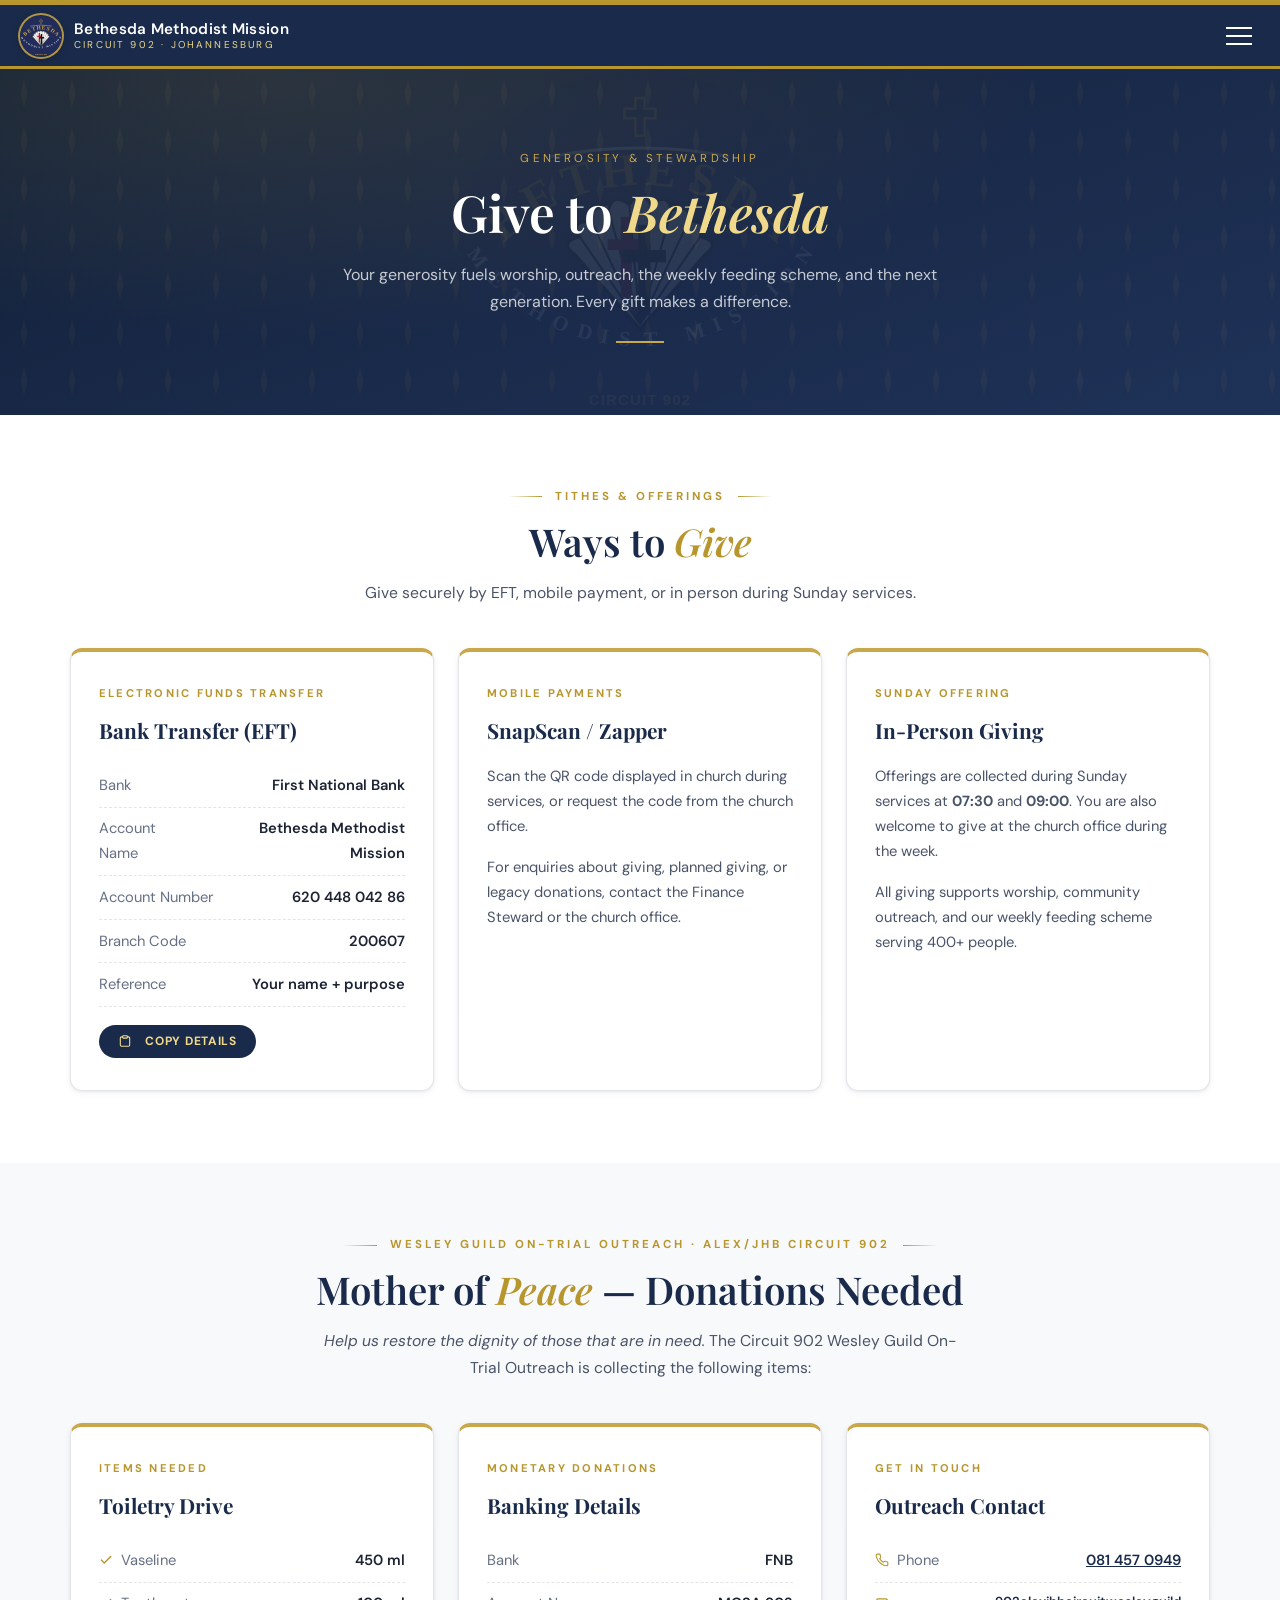
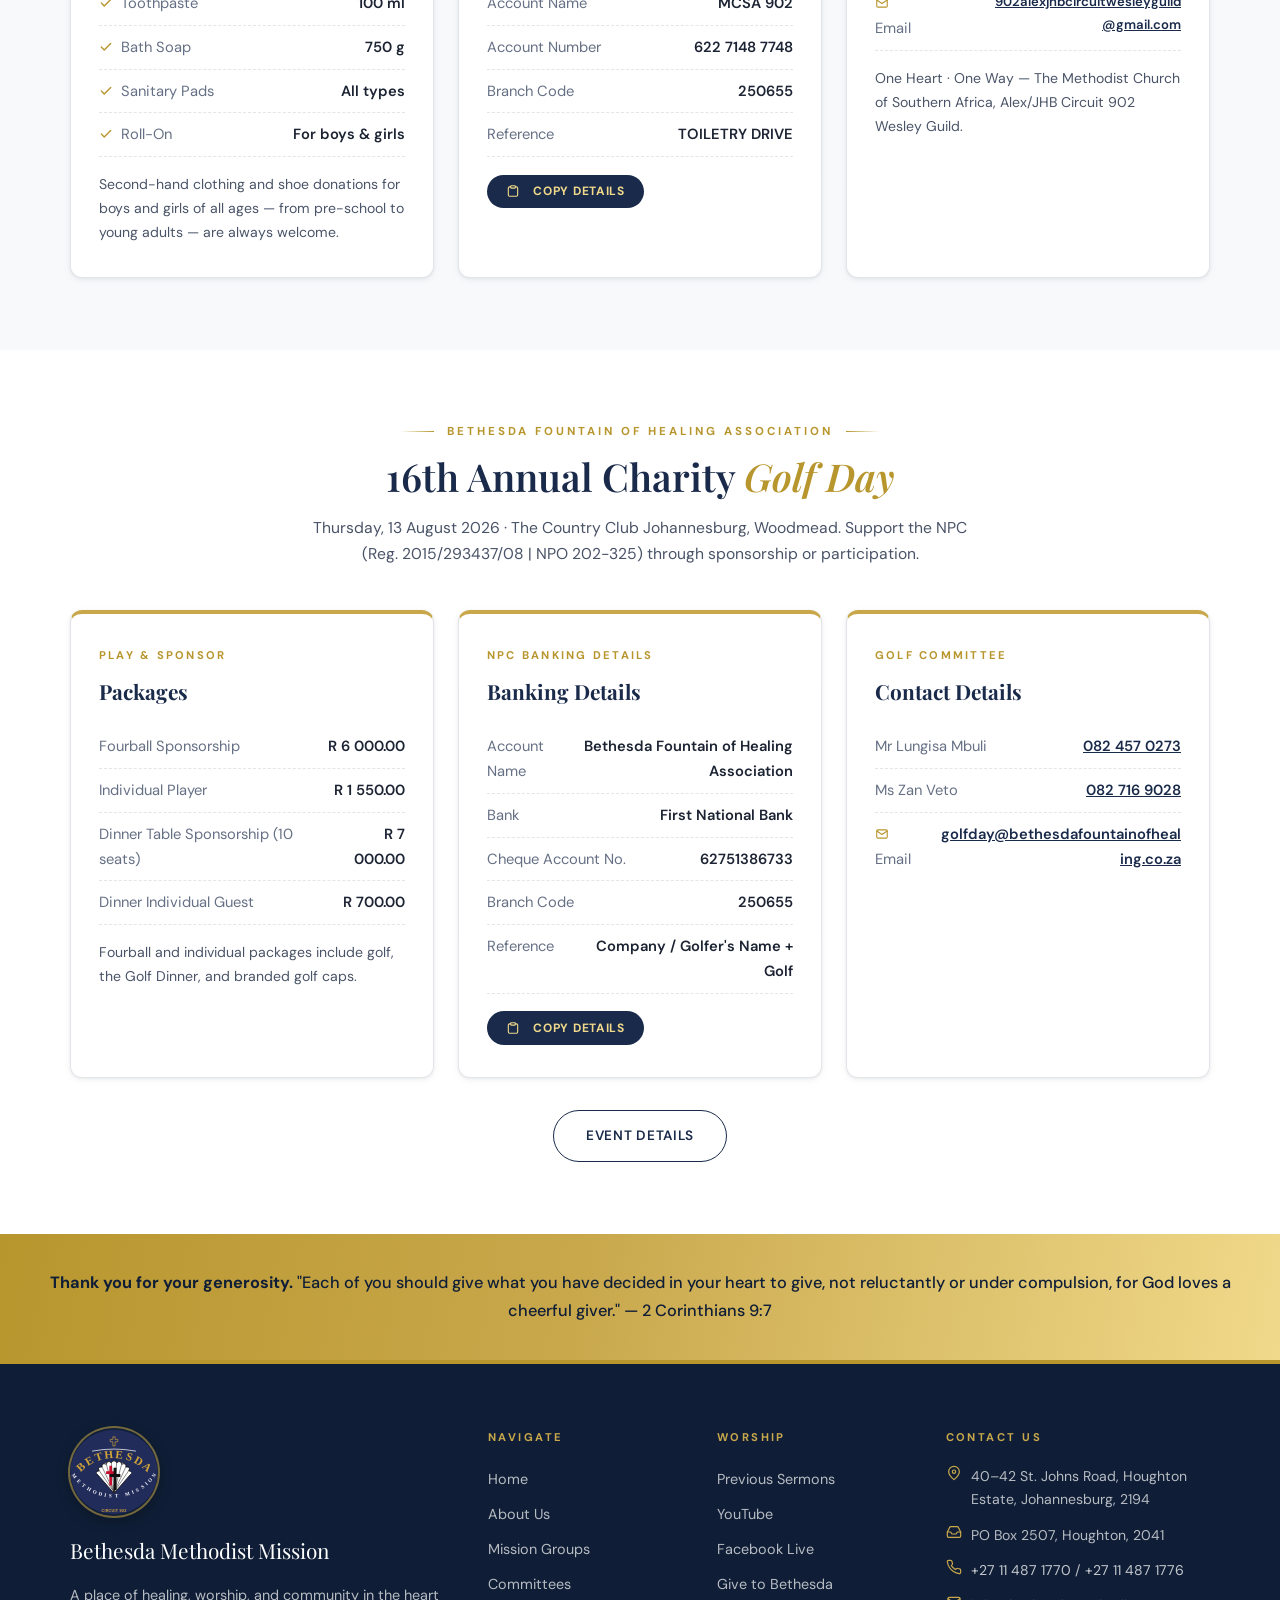
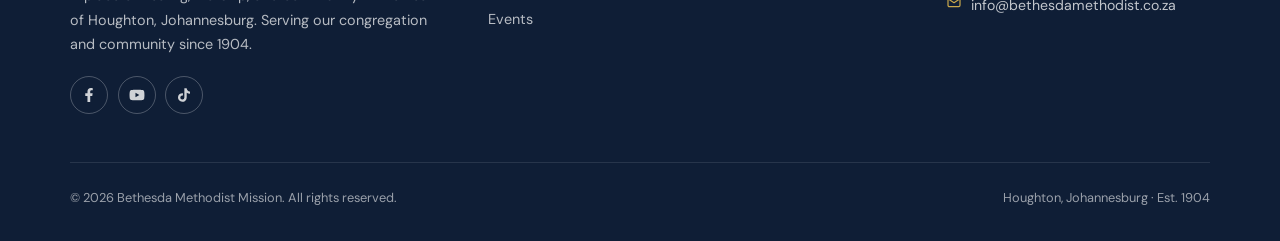
<file: giving.html>
<!DOCTYPE html>
<html lang="en">
<head>
<meta charset="UTF-8"/>
<meta name="viewport" content="width=device-width, initial-scale=1.0"/>
<title>Give to Bethesda — Bethesda Methodist Mission</title>
<link rel="preconnect" href="https://fonts.googleapis.com"/>
<link rel="preconnect" href="https://fonts.gstatic.com" crossorigin/>
<link href="https://fonts.googleapis.com/css2?family=Playfair+Display:ital,wght@0,400;0,600;0,700;1,400;1,600&family=DM+Sans:wght@300;400;500;600;700&display=swap" rel="stylesheet"/>
<meta name="description" content="Give to Bethesda Methodist Mission - tithes and offerings by EFT, the Mother of Peace toiletry drive, and the Annual Charity Golf Day sponsorships."/>
<meta name="theme-color" content="#1A2A4A"/>
<meta name="referrer" content="strict-origin-when-cross-origin"/>
<link rel="icon" href="favicon.ico" sizes="32x32"/>
<link rel="icon" type="image/svg+xml" href="favicon.svg"/>
<link rel="apple-touch-icon" href="apple-touch-icon.png"/>
<meta property="og:site_name" content="Bethesda Methodist Mission"/>
<meta property="og:type" content="website"/>
<meta property="og:title" content="Give to Bethesda — Bethesda Methodist Mission"/>
<meta property="og:description" content="Give to Bethesda Methodist Mission - tithes and offerings by EFT, the Mother of Peace toiletry drive, and the Annual Charity Golf Day sponsorships."/>
<meta property="og:image" content="https://bethesdamethodistmission.co.za/og-image.png"/>
<meta property="og:image:width" content="1200"/>
<meta property="og:image:height" content="630"/>
<meta name="twitter:card" content="summary_large_image"/>
<link rel="canonical" href="https://bethesdamethodistmission.co.za/giving.html"/>
<meta property="og:url" content="https://bethesdamethodistmission.co.za/giving.html"/>
<link rel="stylesheet" href="styles.css?v=202607290210"/>
<link rel="manifest" href="manifest.webmanifest"/>
</head>
<body>
<a class="skip-link" href="#main">Skip to content</a>
<div class="top-bar"></div>
<nav>
  <a href="index.html" class="nav-logo">
    <img src="logo.svg" alt="Bethesda Methodist Mission crest" class="logo-mark" width="50" height="50"/>
    <div class="logo-text"><strong>Bethesda Methodist Mission</strong><span>Circuit 902 · Johannesburg</span></div>
  </a>
  <button class="nav-toggle" aria-label="Menu" aria-expanded="false">
    <span></span><span></span><span></span>
  </button>
  <ul class="nav-links" id="navLinks">
    <li><a href="index.html">Home</a></li>
    <li>
      <a href="about.html">About Us <span class="caret" aria-hidden="true">▼</span></a>
      <ul class="dropdown">
        <li><a href="about.html#about">About Bethesda</a></li>
        <li><a href="about.html#ministers">Ministers</a></li>
        <li><a href="about.html#stewards">Stewards</a></li>
        <li><a href="about.html#cell-leaders">Cell Leaders</a></li>
      </ul>
    </li>
    <li>
      <a href="mission-groups.html">Mission Groups <span class="caret" aria-hidden="true">▼</span></a>
      <ul class="dropdown">
        <li><a href="mission-groups.html#youth-unit">Youth Unit</a></li>
        <li><a href="mission-groups.html#young-womens">Young Women's Manyano</a></li>
        <li><a href="mission-groups.html#womens-manyano">Women's Manyano</a></li>
        <li><a href="mission-groups.html#young-mens">Young Men's Guild</a></li>
        <li><a href="mission-groups.html#local-preachers">Local Preachers Association</a></li>
      </ul>
    </li>
    <li>
      <a href="committees.html">Committees <span class="caret" aria-hidden="true">▼</span></a>
      <ul class="dropdown">
        <li><a href="committees.html#finance">Finance</a></li>
        <li><a href="committees.html#trust">Trust Properties</a></li>
        <li><a href="committees.html#fountain">Fountain of Healing</a></li>
        <li><a href="committees.html#comms">Communication &amp; Media</a></li>
        <li><a href="committees.html#education">Education &amp; Bursary</a></li>
        <li><a href="committees.html#entrepreneurship">Entrepreneurship</a></li>
        <li><a href="committees.html#monitoring">Monitoring &amp; Evaluation</a></li>
        <li><a href="committees.html#governance">Governance</a></li>
        <li><a href="committees.html#special">Special Projects</a></li>
      </ul>
    </li>
    <li><a href="sermons.html">Sermons</a></li>
    <li><a href="events.html">Events</a></li>
    <li><a href="contact.html">Contact</a></li>
    <li class="active"><a href="giving.html" class="nav-give" aria-current="page">Give to Bethesda</a></li>
  </ul>
</nav>

<!-- PAGE HERO -->
<header class="page-hero" id="main">
  <div class="eyebrow">Generosity &amp; Stewardship</div>
  <h1>Give to <em>Bethesda</em></h1>
  <p class="sub">Your generosity fuels worship, outreach, the weekly feeding scheme, and the next generation. Every gift makes a difference.</p>
  <div class="rule"></div>
</header>

<!-- TITHES & OFFERINGS -->
<section id="tithes">
  <div class="section-inner">
    <div class="section-label">Tithes &amp; Offerings</div>
    <h2 class="section-title">Ways to <em>Give</em></h2>
    <p class="section-sub">Give securely by EFT, mobile payment, or in person during Sunday services.</p>
    <div class="card-grid">
      <div class="detail-card">
        <div class="label">Electronic Funds Transfer</div>
        <h3>Bank Transfer (EFT)</h3>
        <div class="detail-row"><span class="k">Bank</span><span class="v">First National Bank</span></div>
        <div class="detail-row"><span class="k">Account Name</span><span class="v">Bethesda Methodist Mission</span></div>
        <div class="detail-row"><span class="k">Account Number</span><span class="v">620 448 042 86</span></div>
        <div class="detail-row"><span class="k">Branch Code</span><span class="v">200607</span></div>
        <div class="detail-row"><span class="k">Reference</span><span class="v">Your name + purpose</span></div>
        <button class="copy-btn" data-copy="Bethesda Methodist Mission | FNB | Acc 62044804286 | Branch 200607 | Ref: your name + purpose"><svg width="14" height="14" viewBox="0 0 24 24" fill="none" stroke="currentColor" stroke-width="1.9" stroke-linecap="round" stroke-linejoin="round" style="vertical-align:-2px;margin-right:7px" aria-hidden="true"><rect x="8" y="3" width="8" height="4" rx="1"/><path d="M8 5H6a2 2 0 0 0-2 2v12a2 2 0 0 0 2 2h12a2 2 0 0 0 2-2V7a2 2 0 0 0-2-2h-2"/></svg>Copy Details</button>
      </div>
      <div class="detail-card">
        <div class="label">Mobile Payments</div>
        <h3>SnapScan / Zapper</h3>
        <p style="font-size:0.92rem;color:var(--text-mid);">Scan the QR code displayed in church during services, or request the code from the church office.</p>
        <p style="font-size:0.92rem;color:var(--text-mid);margin-top:1rem;">For enquiries about giving, planned giving, or legacy donations, contact the Finance Steward or the church office.</p>
      </div>
      <div class="detail-card">
        <div class="label">Sunday Offering</div>
        <h3>In-Person Giving</h3>
        <p style="font-size:0.92rem;color:var(--text-mid);">Offerings are collected during Sunday services at <strong>07:30</strong> and <strong>09:00</strong>. You are also welcome to give at the church office during the week.</p>
        <p style="font-size:0.92rem;color:var(--text-mid);margin-top:1rem;">All giving supports worship, community outreach, and our weekly feeding scheme serving 400+ people.</p>
      </div>
    </div>
  </div>
</section>

<!-- MOTHER OF PEACE -->
<section class="alt-bg" id="mother-of-peace">
  <div class="section-inner">
    <div class="section-label">Wesley Guild On-Trial Outreach · Alex/JHB Circuit 902</div>
    <h2 class="section-title">Mother of <em>Peace</em> — Donations Needed</h2>
    <p class="section-sub"><em>Help us restore the dignity of those that are in need.</em> The Circuit 902 Wesley Guild On-Trial Outreach is collecting the following items:</p>
    <div class="card-grid">
      <div class="detail-card">
        <div class="label">Items Needed</div>
        <h3>Toiletry Drive</h3>
        <div class="detail-row"><span class="k"><svg width="14" height="14" viewBox="0 0 24 24" fill="none" stroke="currentColor" stroke-width="2.4" stroke-linecap="round" stroke-linejoin="round" style="color:var(--gold-bar);vertical-align:-2px;margin-right:8px" aria-hidden="true"><path d="M20 6 9 17l-5-5"/></svg>Vaseline</span><span class="v">450 ml</span></div>
        <div class="detail-row"><span class="k"><svg width="14" height="14" viewBox="0 0 24 24" fill="none" stroke="currentColor" stroke-width="2.4" stroke-linecap="round" stroke-linejoin="round" style="color:var(--gold-bar);vertical-align:-2px;margin-right:8px" aria-hidden="true"><path d="M20 6 9 17l-5-5"/></svg>Toothpaste</span><span class="v">100 ml</span></div>
        <div class="detail-row"><span class="k"><svg width="14" height="14" viewBox="0 0 24 24" fill="none" stroke="currentColor" stroke-width="2.4" stroke-linecap="round" stroke-linejoin="round" style="color:var(--gold-bar);vertical-align:-2px;margin-right:8px" aria-hidden="true"><path d="M20 6 9 17l-5-5"/></svg>Bath Soap</span><span class="v">750 g</span></div>
        <div class="detail-row"><span class="k"><svg width="14" height="14" viewBox="0 0 24 24" fill="none" stroke="currentColor" stroke-width="2.4" stroke-linecap="round" stroke-linejoin="round" style="color:var(--gold-bar);vertical-align:-2px;margin-right:8px" aria-hidden="true"><path d="M20 6 9 17l-5-5"/></svg>Sanitary Pads</span><span class="v">All types</span></div>
        <div class="detail-row"><span class="k"><svg width="14" height="14" viewBox="0 0 24 24" fill="none" stroke="currentColor" stroke-width="2.4" stroke-linecap="round" stroke-linejoin="round" style="color:var(--gold-bar);vertical-align:-2px;margin-right:8px" aria-hidden="true"><path d="M20 6 9 17l-5-5"/></svg>Roll-On</span><span class="v">For boys &amp; girls</span></div>
        <p style="font-size:0.88rem;color:var(--text-mid);margin-top:1rem;">Second-hand clothing and shoe donations for boys and girls of all ages — from pre-school to young adults — are always welcome.</p>
      </div>
      <div class="detail-card">
        <div class="label">Monetary Donations</div>
        <h3>Banking Details</h3>
        <div class="detail-row"><span class="k">Bank</span><span class="v">FNB</span></div>
        <div class="detail-row"><span class="k">Account Name</span><span class="v">MCSA 902</span></div>
        <div class="detail-row"><span class="k">Account Number</span><span class="v">622 7148 7748</span></div>
        <div class="detail-row"><span class="k">Branch Code</span><span class="v">250655</span></div>
        <div class="detail-row"><span class="k">Reference</span><span class="v">TOILETRY DRIVE</span></div>
        <button class="copy-btn" data-copy="MCSA 902 | FNB | Acc 62271487748 | Branch 250655 | Ref: TOILETRY DRIVE"><svg width="14" height="14" viewBox="0 0 24 24" fill="none" stroke="currentColor" stroke-width="1.9" stroke-linecap="round" stroke-linejoin="round" style="vertical-align:-2px;margin-right:7px" aria-hidden="true"><rect x="8" y="3" width="8" height="4" rx="1"/><path d="M8 5H6a2 2 0 0 0-2 2v12a2 2 0 0 0 2 2h12a2 2 0 0 0 2-2V7a2 2 0 0 0-2-2h-2"/></svg>Copy Details</button>
      </div>
      <div class="detail-card">
        <div class="label">Get In Touch</div>
        <h3>Outreach Contact</h3>
        <div class="detail-row"><span class="k"><svg width="14" height="14" viewBox="0 0 24 24" fill="none" stroke="currentColor" stroke-width="1.9" stroke-linecap="round" stroke-linejoin="round" style="color:var(--gold-bar);vertical-align:-2px;margin-right:8px" aria-hidden="true"><path d="M22 16.9v3a2 2 0 0 1-2.2 2 19.8 19.8 0 0 1-8.6-3.1 19.5 19.5 0 0 1-6-6A19.8 19.8 0 0 1 2 4.2 2 2 0 0 1 4 2h3a2 2 0 0 1 2 1.7c.1.9.4 1.8.7 2.7a2 2 0 0 1-.5 2.1L8.1 9.9a16 16 0 0 0 6 6l1.4-1.2a2 2 0 0 1 2.1-.5c.9.3 1.8.6 2.7.7A2 2 0 0 1 22 16.9z"/></svg>Phone</span><span class="v"><a href="tel:0814570949">081 457 0949</a></span></div>
        <div class="detail-row"><span class="k"><svg width="14" height="14" viewBox="0 0 24 24" fill="none" stroke="currentColor" stroke-width="1.9" stroke-linecap="round" stroke-linejoin="round" style="color:var(--gold-bar);vertical-align:-2px;margin-right:8px" aria-hidden="true"><rect x="3" y="5" width="18" height="14" rx="2"/><path d="m3 7 9 6 9-6"/></svg>Email</span><span class="v" style="overflow-wrap:anywhere;font-size:0.82rem;"><a href="mailto:902alexjhbcircuitwesleyguild@gmail.com">902alexjhbcircuitwesleyguild<wbr>@gmail.com</a></span></div>
        <p style="font-size:0.88rem;color:var(--text-mid);margin-top:1rem;">One Heart · One Way — The Methodist Church of Southern Africa, Alex/JHB Circuit 902 Wesley Guild.</p>
      </div>
    </div>
  </div>
</section>

<!-- GOLF DAY GIVING -->
<section id="golf-day">
  <div class="section-inner">
    <div class="section-label">Bethesda Fountain of Healing Association</div>
    <h2 class="section-title">16th Annual Charity <em>Golf Day</em></h2>
    <p class="section-sub">Thursday, 13 August 2026 · The Country Club Johannesburg, Woodmead. Support the NPC (Reg. 2015/293437/08 | NPO 202-325) through sponsorship or participation.</p>
    <div class="card-grid">
      <div class="detail-card">
        <div class="label">Play &amp; Sponsor</div>
        <h3>Packages</h3>
        <div class="detail-row"><span class="k">Fourball Sponsorship</span><span class="v">R 6 000.00</span></div>
        <div class="detail-row"><span class="k">Individual Player</span><span class="v">R 1 550.00</span></div>
        <div class="detail-row"><span class="k">Dinner Table Sponsorship (10 seats)</span><span class="v">R 7 000.00</span></div>
        <div class="detail-row"><span class="k">Dinner Individual Guest</span><span class="v">R 700.00</span></div>
        <p style="font-size:0.88rem;color:var(--text-mid);margin-top:1rem;">Fourball and individual packages include golf, the Golf Dinner, and branded golf caps.</p>
      </div>
      <div class="detail-card">
        <div class="label">NPC Banking Details</div>
        <h3>Banking Details</h3>
        <div class="detail-row"><span class="k">Account Name</span><span class="v">Bethesda Fountain of Healing Association</span></div>
        <div class="detail-row"><span class="k">Bank</span><span class="v">First National Bank</span></div>
        <div class="detail-row"><span class="k">Cheque Account No.</span><span class="v">62751386733</span></div>
        <div class="detail-row"><span class="k">Branch Code</span><span class="v">250655</span></div>
        <div class="detail-row"><span class="k">Reference</span><span class="v">Company / Golfer's Name + Golf</span></div>
        <button class="copy-btn" data-copy="Bethesda Fountain of Healing Association | FNB | Cheque Acc 62751386733 | Branch 250655 | Ref: Name + Golf"><svg width="14" height="14" viewBox="0 0 24 24" fill="none" stroke="currentColor" stroke-width="1.9" stroke-linecap="round" stroke-linejoin="round" style="vertical-align:-2px;margin-right:7px" aria-hidden="true"><rect x="8" y="3" width="8" height="4" rx="1"/><path d="M8 5H6a2 2 0 0 0-2 2v12a2 2 0 0 0 2 2h12a2 2 0 0 0 2-2V7a2 2 0 0 0-2-2h-2"/></svg>Copy Details</button>
      </div>
      <div class="detail-card">
        <div class="label">Golf Committee</div>
        <h3>Contact Details</h3>
        <div class="detail-row"><span class="k">Mr Lungisa Mbuli</span><span class="v"><a href="tel:0824570273">082 457 0273</a></span></div>
        <div class="detail-row"><span class="k">Ms Zan Veto</span><span class="v"><a href="tel:0827169028">082 716 9028</a></span></div>
        <div class="detail-row"><span class="k"><svg width="14" height="14" viewBox="0 0 24 24" fill="none" stroke="currentColor" stroke-width="1.9" stroke-linecap="round" stroke-linejoin="round" style="color:var(--gold-bar);vertical-align:-2px;margin-right:8px" aria-hidden="true"><rect x="3" y="5" width="18" height="14" rx="2"/><path d="m3 7 9 6 9-6"/></svg>Email</span><span class="v" style="word-break:break-all;"><a href="mailto:golfday@bethesdafountainofhealing.co.za">golfday@bethesdafountainofhealing.co.za</a></span></div>
      </div>
    </div>
    <p class="center mt-2"><a href="events.html#golf-day" class="btn-outline on-white">Event Details</a></p>
  </div>
</section>

<div class="banner-strip">
  <strong>Thank you for your generosity.</strong> "Each of you should give what you have decided in your heart to give, not reluctantly or under compulsion, for God loves a cheerful giver." — 2 Corinthians 9:7
</div>

<!-- FOOTER -->
<footer>
  <div class="footer-inner">
    <div class="footer-grid">
      <div class="footer-brand">
        <img src="logo.svg" alt="" class="footer-badge" width="88" height="88" loading="lazy"/>
        <div class="logo">Bethesda Methodist Mission</div>
        <p>A place of healing, worship, and community in the heart of Houghton, Johannesburg. Serving our congregation and community since 1904.</p>
        <div class="social-links">
          <a class="social-link" href="https://www.facebook.com/BethesdaMethodistMission" target="_blank" rel="noopener" aria-label="Facebook"><svg width="10" height="14" viewBox="0 0 320 512" fill="currentColor" aria-hidden="true" style="vertical-align:-2px;"><path d="M279.14 288l14.22-92.66h-88.91v-60.13c0-25.35 12.42-50.06 52.24-50.06h40.42V6.26S260.43 0 225.36 0c-73.22 0-121.08 44.38-121.08 124.72v70.62H22.89V288h81.39v224h100.17V288z"/></svg></a>
          <a class="social-link" href="https://www.youtube.com/@BethesdaMethodistMission902" target="_blank" rel="noopener" aria-label="YouTube"><svg width="16" height="14" viewBox="0 0 576 512" fill="currentColor" aria-hidden="true" style="vertical-align:-2px;"><path d="M549.655 124.083c-6.281-23.65-24.787-42.276-48.284-48.597C458.781 64 288 64 288 64S117.22 64 74.629 75.486c-23.497 6.322-42.003 24.947-48.284 48.597-11.412 42.867-11.412 132.305-11.412 132.305s0 89.438 11.412 132.305c6.281 23.65 24.787 41.5 48.284 47.821C117.22 448 288 448 288 448s170.78 0 213.371-11.486c23.497-6.321 42.003-24.171 48.284-47.821 11.412-42.867 11.412-132.305 11.412-132.305s0-89.438-11.412-132.305zm-317.51 213.508V175.185l142.739 81.205-142.739 81.201z"/></svg></a>
          <a class="social-link" href="https://www.tiktok.com/@BethesdaMM" target="_blank" rel="noopener" aria-label="TikTok"><svg width="12" height="14" viewBox="0 0 448 512" fill="currentColor" aria-hidden="true" style="vertical-align:-2px;"><path d="M448,209.91a210.06,210.06,0,0,1-122.77-39.25V349.38A162.55,162.55,0,1,1,185,188.31V278.2a74.62,74.62,0,1,0,52.23,71.18V0l88,0a121.18,121.18,0,0,0,1.86,22.17h0A122.18,122.18,0,0,0,381,102.39a121.43,121.43,0,0,0,67,20.14Z"/></svg></a>
        </div>
      </div>
      <div>
        <div class="footer-heading">Navigate</div>
        <ul class="footer-links">
          <li><a href="index.html">Home</a></li>
          <li><a href="about.html">About Us</a></li>
          <li><a href="mission-groups.html">Mission Groups</a></li>
          <li><a href="committees.html">Committees</a></li>
          <li><a href="events.html">Events</a></li>
        </ul>
      </div>
      <div>
        <div class="footer-heading">Worship</div>
        <ul class="footer-links">
          <li><a href="sermons.html">Previous Sermons</a></li>
          <li><a href="https://www.youtube.com/@BethesdaMethodistMission902" target="_blank" rel="noopener">YouTube</a></li>
          <li><a href="https://www.facebook.com/BethesdaMethodistMission" target="_blank" rel="noopener">Facebook Live</a></li>
          <li><a href="giving.html">Give to Bethesda</a></li>
        </ul>
      </div>
      <div>
        <div class="footer-heading">Contact Us</div>
        <div class="contact-line"><span class="ic" aria-hidden="true"><svg width="16" height="16" viewBox="0 0 24 24" fill="none" stroke="currentColor" stroke-width="1.8" stroke-linecap="round" stroke-linejoin="round" style="display:block"><path d="M20 10c0 5-8 12-8 12s-8-7-8-12a8 8 0 0 1 16 0z"/><circle cx="12" cy="10" r="2.5"/></svg></span><span>40–42 St. Johns Road, Houghton Estate, Johannesburg, 2194</span></div>
        <div class="contact-line"><span class="ic" aria-hidden="true"><svg width="16" height="16" viewBox="0 0 24 24" fill="none" stroke="currentColor" stroke-width="1.8" stroke-linecap="round" stroke-linejoin="round" style="display:block"><path d="M22 12h-5l-2 3H9l-2-3H2"/><path d="M5.4 5.1 2 12v6a2 2 0 0 0 2 2h16a2 2 0 0 0 2-2v-6l-3.4-6.9A2 2 0 0 0 16.8 4H7.2a2 2 0 0 0-1.8 1.1z"/></svg></span><span>PO Box 2507, Houghton, 2041</span></div>
        <div class="contact-line"><span class="ic" aria-hidden="true"><svg width="16" height="16" viewBox="0 0 24 24" fill="none" stroke="currentColor" stroke-width="1.8" stroke-linecap="round" stroke-linejoin="round" style="display:block"><path d="M22 16.9v3a2 2 0 0 1-2.2 2 19.8 19.8 0 0 1-8.6-3.1 19.5 19.5 0 0 1-6-6A19.8 19.8 0 0 1 2 4.2 2 2 0 0 1 4 2h3a2 2 0 0 1 2 1.7c.1.9.4 1.8.7 2.7a2 2 0 0 1-.5 2.1L8.1 9.9a16 16 0 0 0 6 6l1.4-1.2a2 2 0 0 1 2.1-.5c.9.3 1.8.6 2.7.7A2 2 0 0 1 22 16.9z"/></svg></span><span><a href="tel:+27114871770">+27 11 487 1770</a> / <a href="tel:+27114871776">+27 11 487 1776</a></span></div>
        <div class="contact-line"><span class="ic" aria-hidden="true"><svg width="16" height="16" viewBox="0 0 24 24" fill="none" stroke="currentColor" stroke-width="1.8" stroke-linecap="round" stroke-linejoin="round" style="display:block"><rect x="3" y="5" width="18" height="14" rx="2"/><path d="m3 7 9 6 9-6"/></svg></span><a href="mailto:info@bethesdamethodist.co.za">info@bethesdamethodist.co.za</a></div>
      </div>
    </div>
    <div class="footer-bottom">
      <span>© 2026 Bethesda Methodist Mission. All rights reserved.</span>
      <span>Houghton, Johannesburg · Est. 1904</span>
    </div>
  </div>
</footer>

<script src="site.js?v=202607290210"></script>
<!-- Cloudflare Web Analytics --><script defer src='https://static.cloudflareinsights.com/beacon.min.js' data-cf-beacon='{"token": "8029442303c64bcea2c4ebf923667d4f"}'></script><!-- End Cloudflare Web Analytics -->
</body>
</html>
</file>
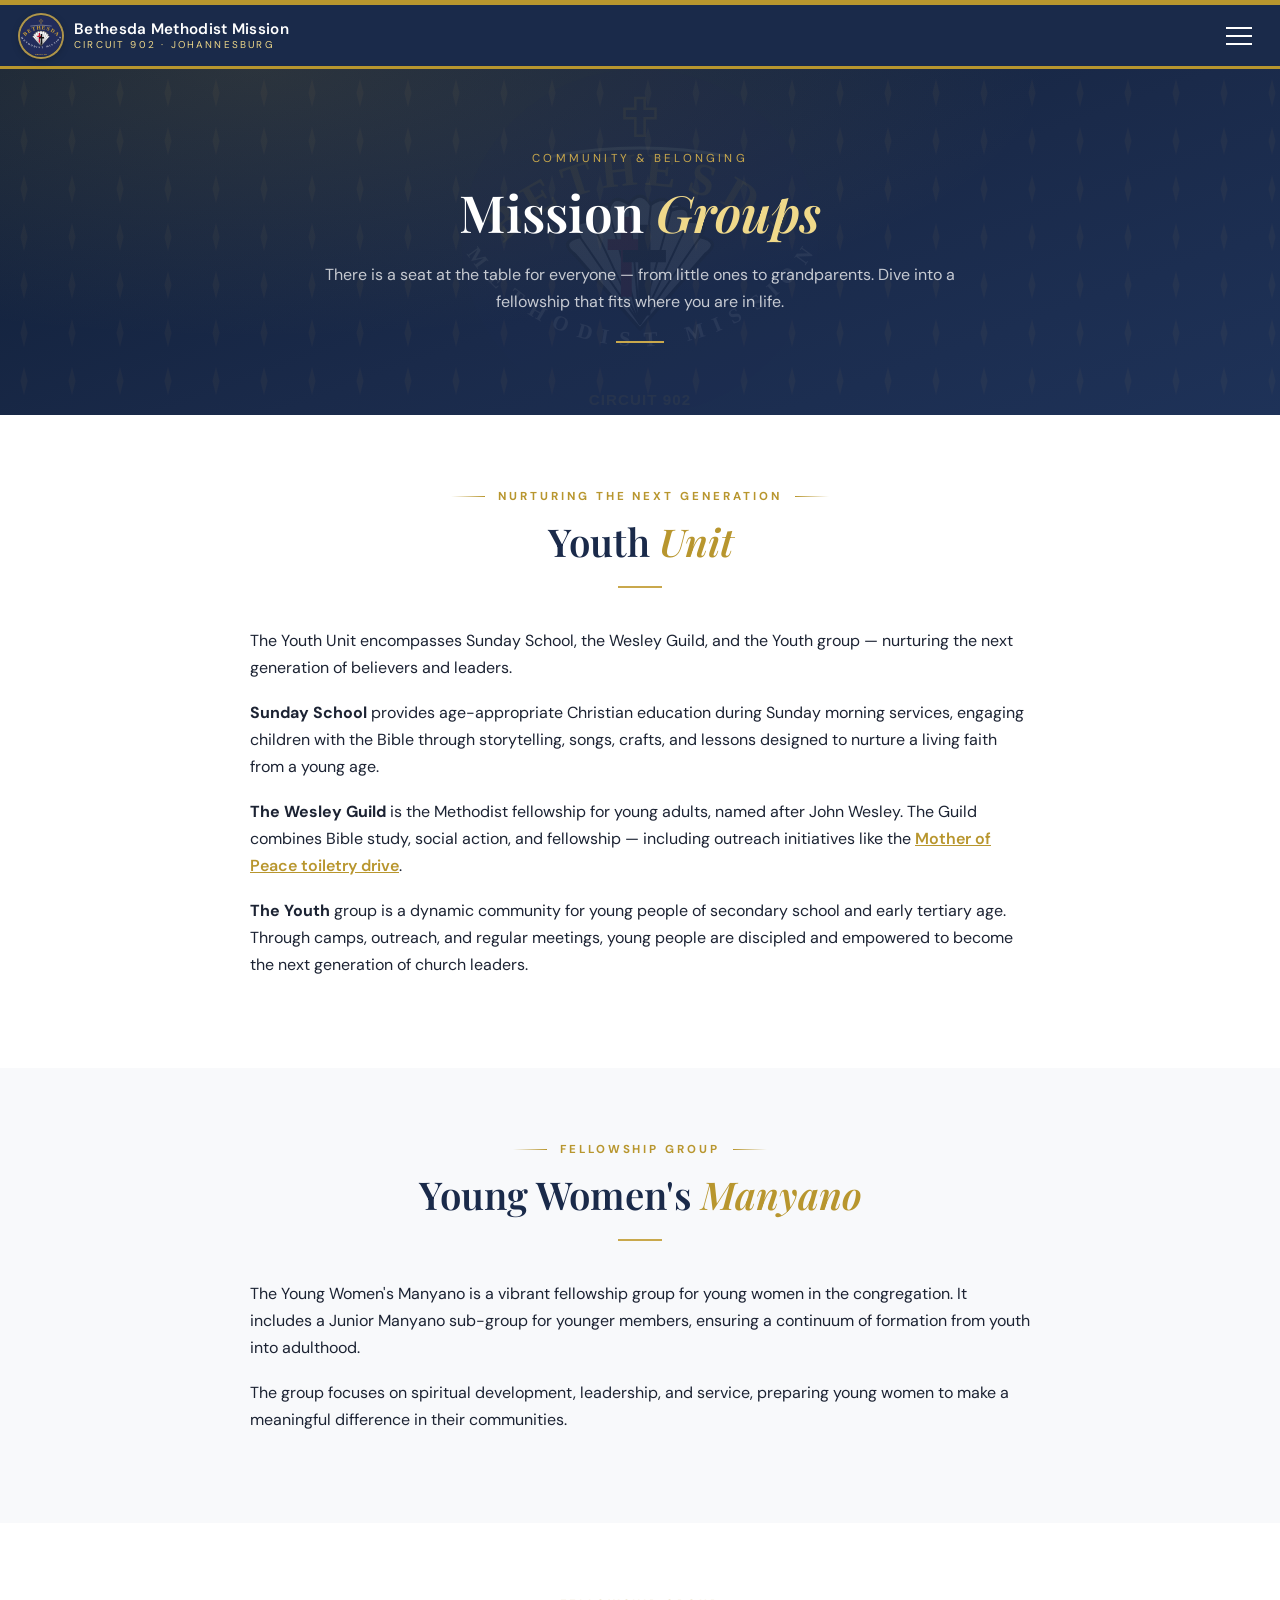
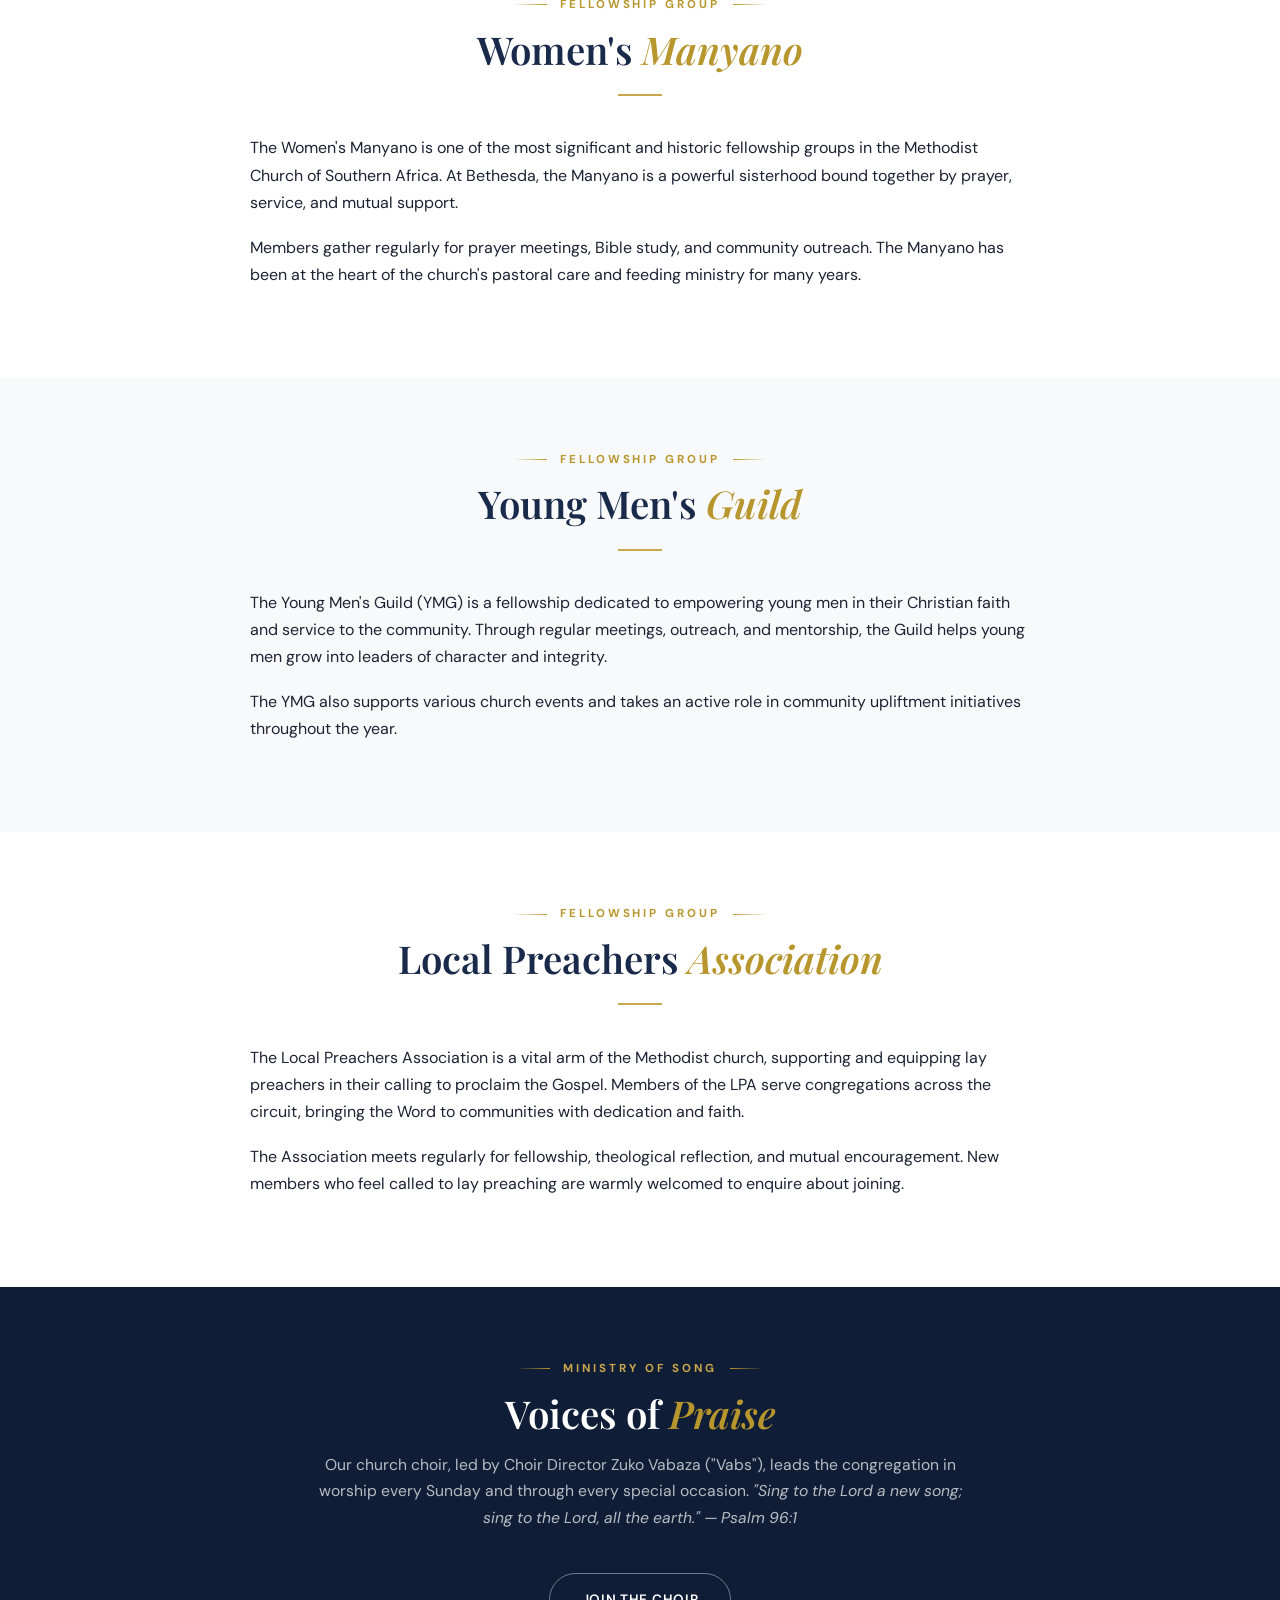
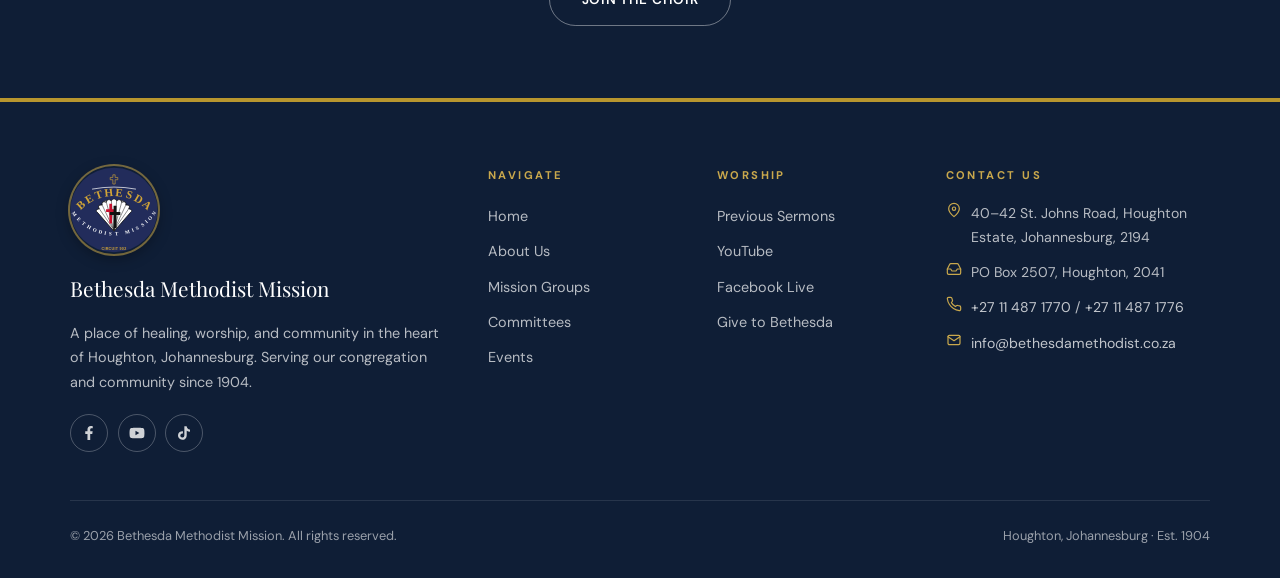
<file: mission-groups.html>
<!DOCTYPE html>
<html lang="en">
<head>
<meta charset="UTF-8"/>
<meta name="viewport" content="width=device-width, initial-scale=1.0"/>
<title>Mission Groups — Bethesda Methodist Mission</title>
<link rel="preconnect" href="https://fonts.googleapis.com"/>
<link rel="preconnect" href="https://fonts.gstatic.com" crossorigin/>
<link href="https://fonts.googleapis.com/css2?family=Playfair+Display:ital,wght@0,400;0,600;0,700;1,400;1,600&family=DM+Sans:wght@300;400;500;600;700&display=swap" rel="stylesheet"/>
<meta name="description" content="Mission groups at Bethesda Methodist Mission: Youth Unit, Young Women's Manyano, Women's Manyano, Young Men's Guild and Local Preachers Association."/>
<meta name="theme-color" content="#1A2A4A"/>
<meta name="referrer" content="strict-origin-when-cross-origin"/>
<link rel="icon" href="favicon.ico" sizes="32x32"/>
<link rel="icon" type="image/svg+xml" href="favicon.svg"/>
<link rel="apple-touch-icon" href="apple-touch-icon.png"/>
<meta property="og:site_name" content="Bethesda Methodist Mission"/>
<meta property="og:type" content="website"/>
<meta property="og:title" content="Mission Groups — Bethesda Methodist Mission"/>
<meta property="og:description" content="Mission groups at Bethesda Methodist Mission: Youth Unit, Young Women's Manyano, Women's Manyano, Young Men's Guild and Local Preachers Association."/>
<meta property="og:image" content="https://bethesdamethodistmission.co.za/og-image.png"/>
<meta property="og:image:width" content="1200"/>
<meta property="og:image:height" content="630"/>
<meta name="twitter:card" content="summary_large_image"/>
<link rel="canonical" href="https://bethesdamethodistmission.co.za/mission-groups.html"/>
<meta property="og:url" content="https://bethesdamethodistmission.co.za/mission-groups.html"/>
<link rel="stylesheet" href="styles.css?v=202607290203"/>
<link rel="manifest" href="manifest.webmanifest"/>
</head>
<body>
<a class="skip-link" href="#main">Skip to content</a>
<div class="top-bar"></div>
<nav>
  <a href="index.html" class="nav-logo">
    <img src="logo.svg" alt="Bethesda Methodist Mission crest" class="logo-mark" width="50" height="50"/>
    <div class="logo-text"><strong>Bethesda Methodist Mission</strong><span>Circuit 902 &middot; Johannesburg</span></div>
  </a>
  <button class="nav-toggle" aria-label="Menu" aria-expanded="false">
    <span></span><span></span><span></span>
  </button>
  <ul class="nav-links" id="navLinks">
    <li><a href="index.html">Home</a></li>
    <li>
      <a href="about.html">About Us <span class="caret" aria-hidden="true">&#9660;</span></a>
      <ul class="dropdown">
        <li><a href="about.html#about">About Bethesda</a></li>
        <li><a href="about.html#ministers">Ministers</a></li>
        <li><a href="about.html#stewards">Stewards</a></li>
        <li><a href="about.html#cell-leaders">Cell Leaders</a></li>
      </ul>
    </li>
    <li class="active">
      <a href="mission-groups.html" aria-current="page">Mission Groups <span class="caret" aria-hidden="true">&#9660;</span></a>
      <ul class="dropdown">
        <li><a href="mission-groups.html#youth-unit">Youth Unit</a></li>
        <li><a href="mission-groups.html#young-womens">Young Women's Manyano</a></li>
        <li><a href="mission-groups.html#womens-manyano">Women's Manyano</a></li>
        <li><a href="mission-groups.html#young-mens">Young Men's Guild</a></li>
        <li><a href="mission-groups.html#local-preachers">Local Preachers Association</a></li>
      </ul>
    </li>
    <li>
      <a href="committees.html">Committees <span class="caret" aria-hidden="true">&#9660;</span></a>
      <ul class="dropdown">
        <li><a href="committees.html#finance">Finance</a></li>
        <li><a href="committees.html#trust">Trust Properties</a></li>
        <li><a href="committees.html#fountain">Fountain of Healing</a></li>
        <li><a href="committees.html#comms">Communication &amp; Media</a></li>
        <li><a href="committees.html#education">Education &amp; Bursary</a></li>
        <li><a href="committees.html#entrepreneurship">Entrepreneurship</a></li>
        <li><a href="committees.html#monitoring">Monitoring &amp; Evaluation</a></li>
        <li><a href="committees.html#governance">Governance</a></li>
        <li><a href="committees.html#special">Special Projects</a></li>
      </ul>
    </li>
    <li><a href="sermons.html">Sermons</a></li>
    <li><a href="events.html">Events</a></li>
    <li><a href="contact.html">Contact</a></li>
    <li><a href="giving.html" class="nav-give">Give to Bethesda</a></li>
  </ul>
</nav>

<header class="page-hero" id="main">
  <div class="eyebrow">Community &amp; Belonging</div>
  <h1>Mission <em>Groups</em></h1>
  <p class="sub">There is a seat at the table for everyone — from little ones to grandparents. Dive into a fellowship that fits where you are in life.</p>
  <div class="rule"></div>
</header>

<section id="youth-unit">
  <div class="section-inner">
    <div class="section-label">Nurturing the Next Generation</div>
    <h2 class="section-title">Youth <em>Unit</em></h2>
    <div class="section-rule"></div>
    <div style="max-width:780px;margin:0 auto;"><p style="margin-bottom:1.1rem;">The Youth Unit encompasses Sunday School, the Wesley Guild, and the Youth group &mdash; nurturing the next generation of believers and leaders.</p><p style="margin-bottom:1.1rem;"><strong>Sunday School</strong> provides age-appropriate Christian education during Sunday morning services, engaging children with the Bible through storytelling, songs, crafts, and lessons designed to nurture a living faith from a young age.</p><p style="margin-bottom:1.1rem;"><strong>The Wesley Guild</strong> is the Methodist fellowship for young adults, named after John Wesley. The Guild combines Bible study, social action, and fellowship &mdash; including outreach initiatives like the <a href="giving.html#mother-of-peace" style="color:var(--gold-bar);font-weight:600;">Mother of Peace toiletry drive</a>.</p><p style="margin-bottom:1.1rem;"><strong>The Youth</strong> group is a dynamic community for young people of secondary school and early tertiary age. Through camps, outreach, and regular meetings, young people are discipled and empowered to become the next generation of church leaders.</p></div>
  </div>
</section>

<section class="alt-bg" id="young-womens">
  <div class="section-inner">
    <div class="section-label">Fellowship Group</div>
    <h2 class="section-title">Young Women's <em>Manyano</em></h2>
    <div class="section-rule"></div>
    <div style="max-width:780px;margin:0 auto;"><p style="margin-bottom:1.1rem;">The Young Women&#39;s Manyano is a vibrant fellowship group for young women in the congregation. It includes a Junior Manyano sub-group for younger members, ensuring a continuum of formation from youth into adulthood.</p><p style="margin-bottom:1.1rem;">The group focuses on spiritual development, leadership, and service, preparing young women to make a meaningful difference in their communities.</p></div>
  </div>
</section>

<section id="womens-manyano">
  <div class="section-inner">
    <div class="section-label">Fellowship Group</div>
    <h2 class="section-title">Women's <em>Manyano</em></h2>
    <div class="section-rule"></div>
    <div style="max-width:780px;margin:0 auto;"><p style="margin-bottom:1.1rem;">The Women&#39;s Manyano is one of the most significant and historic fellowship groups in the Methodist Church of Southern Africa. At Bethesda, the Manyano is a powerful sisterhood bound together by prayer, service, and mutual support.</p><p style="margin-bottom:1.1rem;">Members gather regularly for prayer meetings, Bible study, and community outreach. The Manyano has been at the heart of the church&#39;s pastoral care and feeding ministry for many years.</p></div>
  </div>
</section>

<section class="alt-bg" id="young-mens">
  <div class="section-inner">
    <div class="section-label">Fellowship Group</div>
    <h2 class="section-title">Young Men's <em>Guild</em></h2>
    <div class="section-rule"></div>
    <div style="max-width:780px;margin:0 auto;"><p style="margin-bottom:1.1rem;">The Young Men&#39;s Guild (YMG) is a fellowship dedicated to empowering young men in their Christian faith and service to the community. Through regular meetings, outreach, and mentorship, the Guild helps young men grow into leaders of character and integrity.</p><p style="margin-bottom:1.1rem;">The YMG also supports various church events and takes an active role in community upliftment initiatives throughout the year.</p></div>
  </div>
</section>

<section id="local-preachers">
  <div class="section-inner">
    <div class="section-label">Fellowship Group</div>
    <h2 class="section-title">Local Preachers <em>Association</em></h2>
    <div class="section-rule"></div>
    <div style="max-width:780px;margin:0 auto;"><p style="margin-bottom:1.1rem;">The Local Preachers Association is a vital arm of the Methodist church, supporting and equipping lay preachers in their calling to proclaim the Gospel. Members of the LPA serve congregations across the circuit, bringing the Word to communities with dedication and faith.</p><p style="margin-bottom:1.1rem;">The Association meets regularly for fellowship, theological reflection, and mutual encouragement. New members who feel called to lay preaching are warmly welcomed to enquire about joining.</p></div>
  </div>
</section>

<section class="dark-section">
  <div class="section-inner center">
    <div class="section-label">Ministry of Song</div>
    <h2 class="section-title">Voices of <em>Praise</em></h2>
    <p class="section-sub">Our church choir, led by Choir Director Zuko Vabaza ("Vabs"), leads the congregation in worship every Sunday and through every special occasion. <em>"Sing to the Lord a new song; sing to the Lord, all the earth." &mdash; Psalm 96:1</em></p>
    <a href="contact.html" class="btn-outline">Join the Choir</a>
  </div>
</section>

<!-- FOOTER -->
<footer>
  <div class="footer-inner">
    <div class="footer-grid">
      <div class="footer-brand">
        <img src="logo.svg" alt="" class="footer-badge" width="88" height="88" loading="lazy"/>
        <div class="logo">Bethesda Methodist Mission</div>
        <p>A place of healing, worship, and community in the heart of Houghton, Johannesburg. Serving our congregation and community since 1904.</p>
        <div class="social-links">
          <a class="social-link" href="https://www.facebook.com/BethesdaMethodistMission" target="_blank" rel="noopener" aria-label="Facebook"><svg width="10" height="14" viewBox="0 0 320 512" fill="currentColor" aria-hidden="true" style="vertical-align:-2px;"><path d="M279.14 288l14.22-92.66h-88.91v-60.13c0-25.35 12.42-50.06 52.24-50.06h40.42V6.26S260.43 0 225.36 0c-73.22 0-121.08 44.38-121.08 124.72v70.62H22.89V288h81.39v224h100.17V288z"/></svg></a>
          <a class="social-link" href="https://www.youtube.com/@BethesdaMethodistMission902" target="_blank" rel="noopener" aria-label="YouTube"><svg width="16" height="14" viewBox="0 0 576 512" fill="currentColor" aria-hidden="true" style="vertical-align:-2px;"><path d="M549.655 124.083c-6.281-23.65-24.787-42.276-48.284-48.597C458.781 64 288 64 288 64S117.22 64 74.629 75.486c-23.497 6.322-42.003 24.947-48.284 48.597-11.412 42.867-11.412 132.305-11.412 132.305s0 89.438 11.412 132.305c6.281 23.65 24.787 41.5 48.284 47.821C117.22 448 288 448 288 448s170.78 0 213.371-11.486c23.497-6.321 42.003-24.171 48.284-47.821 11.412-42.867 11.412-132.305 11.412-132.305s0-89.438-11.412-132.305zm-317.51 213.508V175.185l142.739 81.205-142.739 81.201z"/></svg></a>
          <a class="social-link" href="https://www.tiktok.com/@BethesdaMM" target="_blank" rel="noopener" aria-label="TikTok"><svg width="12" height="14" viewBox="0 0 448 512" fill="currentColor" aria-hidden="true" style="vertical-align:-2px;"><path d="M448,209.91a210.06,210.06,0,0,1-122.77-39.25V349.38A162.55,162.55,0,1,1,185,188.31V278.2a74.62,74.62,0,1,0,52.23,71.18V0l88,0a121.18,121.18,0,0,0,1.86,22.17h0A122.18,122.18,0,0,0,381,102.39a121.43,121.43,0,0,0,67,20.14Z"/></svg></a>
        </div>
      </div>
      <div>
        <div class="footer-heading">Navigate</div>
        <ul class="footer-links">
          <li><a href="index.html">Home</a></li>
          <li><a href="about.html">About Us</a></li>
          <li><a href="mission-groups.html">Mission Groups</a></li>
          <li><a href="committees.html">Committees</a></li>
          <li><a href="events.html">Events</a></li>
        </ul>
      </div>
      <div>
        <div class="footer-heading">Worship</div>
        <ul class="footer-links">
          <li><a href="sermons.html">Previous Sermons</a></li>
          <li><a href="https://www.youtube.com/@BethesdaMethodistMission902" target="_blank" rel="noopener">YouTube</a></li>
          <li><a href="https://www.facebook.com/BethesdaMethodistMission" target="_blank" rel="noopener">Facebook Live</a></li>
          <li><a href="giving.html">Give to Bethesda</a></li>
        </ul>
      </div>
      <div>
        <div class="footer-heading">Contact Us</div>
        <div class="contact-line"><span class="ic" aria-hidden="true"><svg width="16" height="16" viewBox="0 0 24 24" fill="none" stroke="currentColor" stroke-width="1.8" stroke-linecap="round" stroke-linejoin="round" style="display:block"><path d="M20 10c0 5-8 12-8 12s-8-7-8-12a8 8 0 0 1 16 0z"/><circle cx="12" cy="10" r="2.5"/></svg></span><span>40&ndash;42 St. Johns Road, Houghton Estate, Johannesburg, 2194</span></div>
        <div class="contact-line"><span class="ic" aria-hidden="true"><svg width="16" height="16" viewBox="0 0 24 24" fill="none" stroke="currentColor" stroke-width="1.8" stroke-linecap="round" stroke-linejoin="round" style="display:block"><path d="M22 12h-5l-2 3H9l-2-3H2"/><path d="M5.4 5.1 2 12v6a2 2 0 0 0 2 2h16a2 2 0 0 0 2-2v-6l-3.4-6.9A2 2 0 0 0 16.8 4H7.2a2 2 0 0 0-1.8 1.1z"/></svg></span><span>PO Box 2507, Houghton, 2041</span></div>
        <div class="contact-line"><span class="ic" aria-hidden="true"><svg width="16" height="16" viewBox="0 0 24 24" fill="none" stroke="currentColor" stroke-width="1.8" stroke-linecap="round" stroke-linejoin="round" style="display:block"><path d="M22 16.9v3a2 2 0 0 1-2.2 2 19.8 19.8 0 0 1-8.6-3.1 19.5 19.5 0 0 1-6-6A19.8 19.8 0 0 1 2 4.2 2 2 0 0 1 4 2h3a2 2 0 0 1 2 1.7c.1.9.4 1.8.7 2.7a2 2 0 0 1-.5 2.1L8.1 9.9a16 16 0 0 0 6 6l1.4-1.2a2 2 0 0 1 2.1-.5c.9.3 1.8.6 2.7.7A2 2 0 0 1 22 16.9z"/></svg></span><span><a href="tel:+27114871770">+27 11 487 1770</a> / <a href="tel:+27114871776">+27 11 487 1776</a></span></div>
        <div class="contact-line"><span class="ic" aria-hidden="true"><svg width="16" height="16" viewBox="0 0 24 24" fill="none" stroke="currentColor" stroke-width="1.8" stroke-linecap="round" stroke-linejoin="round" style="display:block"><rect x="3" y="5" width="18" height="14" rx="2"/><path d="m3 7 9 6 9-6"/></svg></span><a href="mailto:info@bethesdamethodist.co.za">info@bethesdamethodist.co.za</a></div>
      </div>
    </div>
    <div class="footer-bottom">
      <span>&copy; 2026 Bethesda Methodist Mission. All rights reserved.</span>
      <span>Houghton, Johannesburg &middot; Est. 1904</span>
    </div>
  </div>
</footer>

<script src="site.js?v=202607290203"></script>
<!-- Cloudflare Web Analytics --><script defer src='https://static.cloudflareinsights.com/beacon.min.js' data-cf-beacon='{"token": "8029442303c64bcea2c4ebf923667d4f"}'></script><!-- End Cloudflare Web Analytics -->
</body>
</html>
</file>
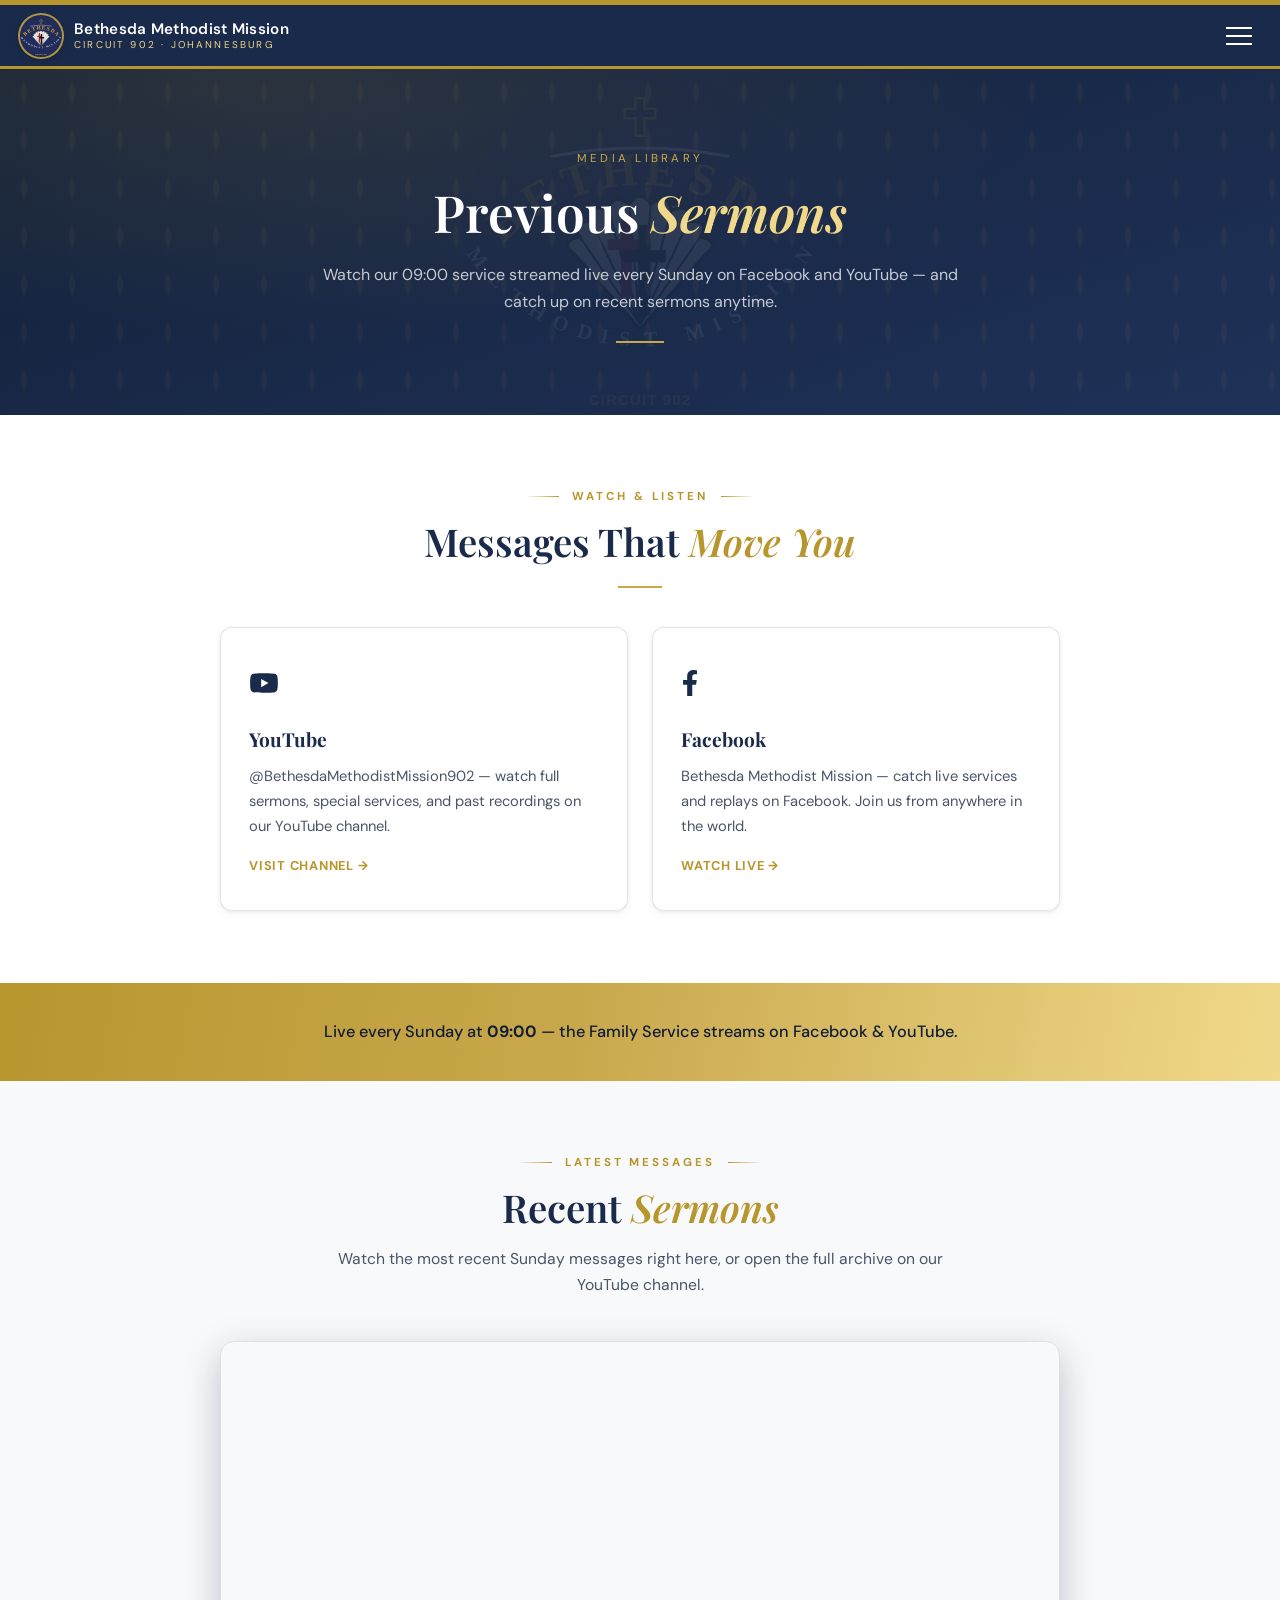
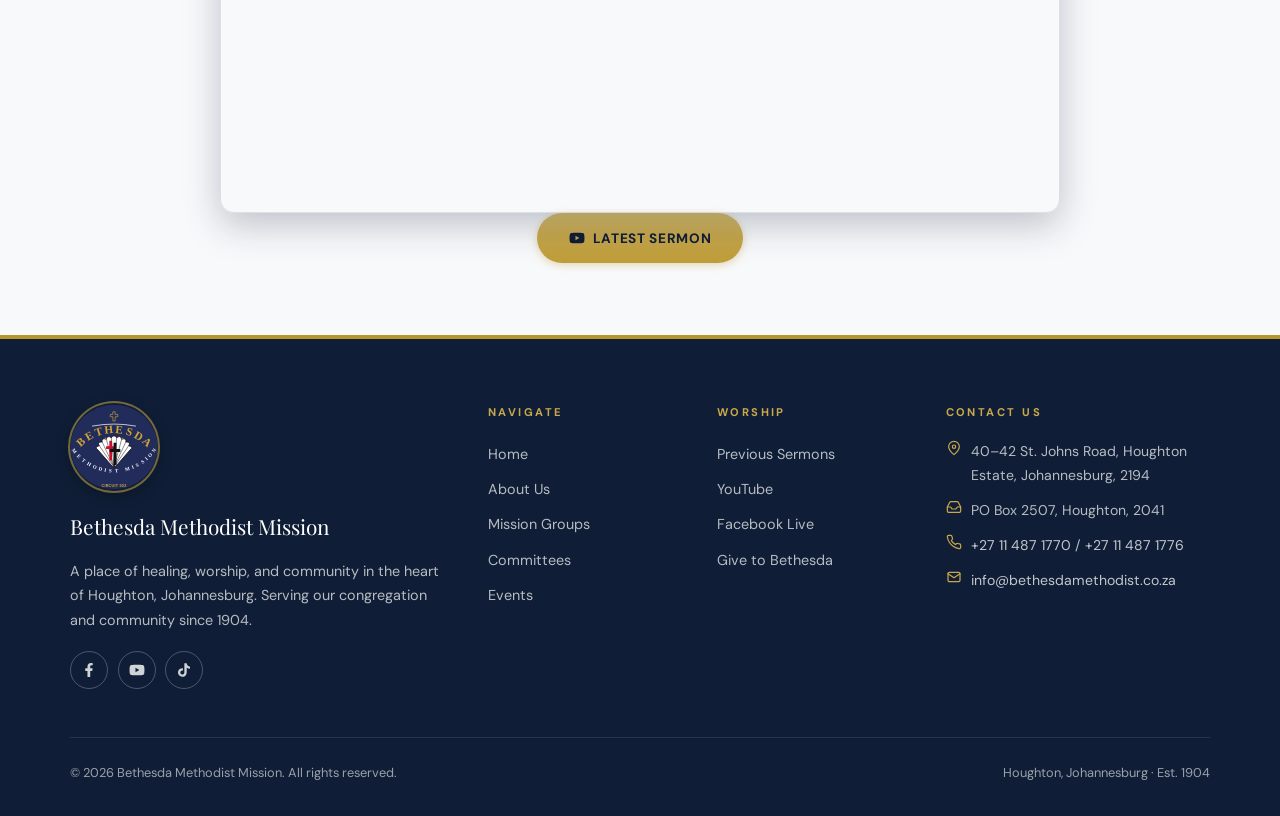
<file: sermons.html>
<!DOCTYPE html>
<html lang="en">
<head>
<meta charset="UTF-8"/>
<meta name="viewport" content="width=device-width, initial-scale=1.0"/>
<title>Sermons — Bethesda Methodist Mission</title>
<link rel="preconnect" href="https://fonts.googleapis.com"/>
<link rel="preconnect" href="https://fonts.gstatic.com" crossorigin/>
<link href="https://fonts.googleapis.com/css2?family=Playfair+Display:ital,wght@0,400;0,600;0,700;1,400;1,600&family=DM+Sans:wght@300;400;500;600;700&display=swap" rel="stylesheet"/>
<meta name="description" content="Watch sermons from Bethesda Methodist Mission - streamed live every Sunday at 09:00 on Facebook and YouTube."/>
<meta name="theme-color" content="#1A2A4A"/>
<meta name="referrer" content="strict-origin-when-cross-origin"/>
<link rel="icon" href="favicon.ico" sizes="32x32"/>
<link rel="icon" type="image/svg+xml" href="favicon.svg"/>
<link rel="apple-touch-icon" href="apple-touch-icon.png"/>
<meta property="og:site_name" content="Bethesda Methodist Mission"/>
<meta property="og:type" content="website"/>
<meta property="og:title" content="Sermons — Bethesda Methodist Mission"/>
<meta property="og:description" content="Watch sermons from Bethesda Methodist Mission - streamed live every Sunday at 09:00 on Facebook and YouTube."/>
<meta property="og:image" content="https://bethesdamethodistmission.co.za/og-image.png"/>
<meta property="og:image:width" content="1200"/>
<meta property="og:image:height" content="630"/>
<meta name="twitter:card" content="summary_large_image"/>
<link rel="canonical" href="https://bethesdamethodistmission.co.za/sermons.html"/>
<meta property="og:url" content="https://bethesdamethodistmission.co.za/sermons.html"/>
<link rel="stylesheet" href="styles.css?v=202607290203"/>
<link rel="manifest" href="manifest.webmanifest"/>
</head>
<body>
<a class="skip-link" href="#main">Skip to content</a>
<div class="top-bar"></div>
<nav>
  <a href="index.html" class="nav-logo">
    <img src="logo.svg" alt="Bethesda Methodist Mission crest" class="logo-mark" width="50" height="50"/>
    <div class="logo-text"><strong>Bethesda Methodist Mission</strong><span>Circuit 902 &middot; Johannesburg</span></div>
  </a>
  <button class="nav-toggle" aria-label="Menu" aria-expanded="false">
    <span></span><span></span><span></span>
  </button>
  <ul class="nav-links" id="navLinks">
    <li><a href="index.html">Home</a></li>
    <li>
      <a href="about.html">About Us <span class="caret" aria-hidden="true">&#9660;</span></a>
      <ul class="dropdown">
        <li><a href="about.html#about">About Bethesda</a></li>
        <li><a href="about.html#ministers">Ministers</a></li>
        <li><a href="about.html#stewards">Stewards</a></li>
        <li><a href="about.html#cell-leaders">Cell Leaders</a></li>
      </ul>
    </li>
    <li>
      <a href="mission-groups.html">Mission Groups <span class="caret" aria-hidden="true">&#9660;</span></a>
      <ul class="dropdown">
        <li><a href="mission-groups.html#youth-unit">Youth Unit</a></li>
        <li><a href="mission-groups.html#young-womens">Young Women's Manyano</a></li>
        <li><a href="mission-groups.html#womens-manyano">Women's Manyano</a></li>
        <li><a href="mission-groups.html#young-mens">Young Men's Guild</a></li>
        <li><a href="mission-groups.html#local-preachers">Local Preachers Association</a></li>
      </ul>
    </li>
    <li>
      <a href="committees.html">Committees <span class="caret" aria-hidden="true">&#9660;</span></a>
      <ul class="dropdown">
        <li><a href="committees.html#finance">Finance</a></li>
        <li><a href="committees.html#trust">Trust Properties</a></li>
        <li><a href="committees.html#fountain">Fountain of Healing</a></li>
        <li><a href="committees.html#comms">Communication &amp; Media</a></li>
        <li><a href="committees.html#education">Education &amp; Bursary</a></li>
        <li><a href="committees.html#entrepreneurship">Entrepreneurship</a></li>
        <li><a href="committees.html#monitoring">Monitoring &amp; Evaluation</a></li>
        <li><a href="committees.html#governance">Governance</a></li>
        <li><a href="committees.html#special">Special Projects</a></li>
      </ul>
    </li>
    <li class="active"><a href="sermons.html" aria-current="page">Sermons</a></li>
    <li><a href="events.html">Events</a></li>
    <li><a href="contact.html">Contact</a></li>
    <li><a href="giving.html" class="nav-give">Give to Bethesda</a></li>
  </ul>
</nav>

<header class="page-hero" id="main">
  <div class="eyebrow">Media Library</div>
  <h1>Previous <em>Sermons</em></h1>
  <p class="sub">Watch our 09:00 service streamed live every Sunday on Facebook and YouTube — and catch up on recent sermons anytime.</p>
  <div class="rule"></div>
</header>

<section>
  <div class="section-inner">
    <div class="section-label">Watch &amp; Listen</div>
    <h2 class="section-title">Messages That <em>Move You</em></h2>
    <div class="section-rule"></div>
    <div class="card-grid" style="max-width:840px;margin:0 auto;">
      <a class="card" href="https://www.youtube.com/@BethesdaMethodistMission902" target="_blank" rel="noopener" style="text-decoration:none;">
        <div class="card-icon" aria-hidden="true"><svg width="30" height="26" viewBox="0 0 576 512" fill="currentColor" aria-hidden="true" style="vertical-align:-2px;"><path d="M549.655 124.083c-6.281-23.65-24.787-42.276-48.284-48.597C458.781 64 288 64 288 64S117.22 64 74.629 75.486c-23.497 6.322-42.003 24.947-48.284 48.597-11.412 42.867-11.412 132.305-11.412 132.305s0 89.438 11.412 132.305c6.281 23.65 24.787 41.5 48.284 47.821C117.22 448 288 448 288 448s170.78 0 213.371-11.486c23.497-6.321 42.003-24.171 48.284-47.821 11.412-42.867 11.412-132.305 11.412-132.305s0-89.438-11.412-132.305zm-317.51 213.508V175.185l142.739 81.205-142.739 81.201z"/></svg></div>
        <h3>YouTube</h3>
        <p>@BethesdaMethodistMission902 &mdash; watch full sermons, special services, and past recordings on our YouTube channel.</p>
        <span class="card-link">Visit channel &rarr;</span>
      </a>
      <a class="card" href="https://www.facebook.com/BethesdaMethodistMission" target="_blank" rel="noopener" style="text-decoration:none;">
        <div class="card-icon" aria-hidden="true"><svg width="18" height="26" viewBox="0 0 320 512" fill="currentColor" aria-hidden="true" style="vertical-align:-2px;"><path d="M279.14 288l14.22-92.66h-88.91v-60.13c0-25.35 12.42-50.06 52.24-50.06h40.42V6.26S260.43 0 225.36 0c-73.22 0-121.08 44.38-121.08 124.72v70.62H22.89V288h81.39v224h100.17V288z"/></svg></div>
        <h3>Facebook</h3>
        <p>Bethesda Methodist Mission &mdash; catch live services and replays on Facebook. Join us from anywhere in the world.</p>
        <span class="card-link">Watch live &rarr;</span>
      </a>
    </div>
  </div>
</section>
<div class="banner-strip">Live every Sunday at <strong>09:00</strong> &mdash; the Family Service streams on Facebook &amp; YouTube.</div>
<section class="alt-bg">
  <div class="section-inner center">
    <div class="section-label">Latest Messages</div>
    <h2 class="section-title">Recent <em>Sermons</em></h2>
    <p class="section-sub">Watch the most recent Sunday messages right here, or open the full archive on our YouTube channel.</p>
    <div class="video-wrap mt-2">
      <iframe src="https://www.youtube-nocookie.com/embed/videoseries?list=UUD5yLbm-Ep9Edg3Ekb_7nMw" title="Latest sermons from Bethesda Methodist Mission" loading="lazy" allow="accelerometer; autoplay; clipboard-write; encrypted-media; gyroscope; picture-in-picture" allowfullscreen></iframe>
    </div>
    
    <a href="https://www.youtube.com/@BethesdaMethodistMission902" target="_blank" rel="noopener" class="btn-primary"><svg width="16" height="14" viewBox="0 0 576 512" fill="currentColor" aria-hidden="true" style="vertical-align:-2px;margin-right:8px"><path d="M549.655 124.083c-6.281-23.65-24.787-42.276-48.284-48.597C458.781 64 288 64 288 64S117.22 64 74.629 75.486c-23.497 6.322-42.003 24.947-48.284 48.597-11.412 42.867-11.412 132.305-11.412 132.305s0 89.438 11.412 132.305c6.281 23.65 24.787 41.5 48.284 47.821C117.22 448 288 448 288 448s170.78 0 213.371-11.486c23.497-6.321 42.003-24.171 48.284-47.821 11.412-42.867 11.412-132.305 11.412-132.305s0-89.438-11.412-132.305zm-317.51 213.508V175.185l142.739 81.205-142.739 81.201z"/></svg>Latest Sermon</a>
  </div>
</section>

<!-- FOOTER -->
<footer>
  <div class="footer-inner">
    <div class="footer-grid">
      <div class="footer-brand">
        <img src="logo.svg" alt="" class="footer-badge" width="88" height="88" loading="lazy"/>
        <div class="logo">Bethesda Methodist Mission</div>
        <p>A place of healing, worship, and community in the heart of Houghton, Johannesburg. Serving our congregation and community since 1904.</p>
        <div class="social-links">
          <a class="social-link" href="https://www.facebook.com/BethesdaMethodistMission" target="_blank" rel="noopener" aria-label="Facebook"><svg width="10" height="14" viewBox="0 0 320 512" fill="currentColor" aria-hidden="true" style="vertical-align:-2px;"><path d="M279.14 288l14.22-92.66h-88.91v-60.13c0-25.35 12.42-50.06 52.24-50.06h40.42V6.26S260.43 0 225.36 0c-73.22 0-121.08 44.38-121.08 124.72v70.62H22.89V288h81.39v224h100.17V288z"/></svg></a>
          <a class="social-link" href="https://www.youtube.com/@BethesdaMethodistMission902" target="_blank" rel="noopener" aria-label="YouTube"><svg width="16" height="14" viewBox="0 0 576 512" fill="currentColor" aria-hidden="true" style="vertical-align:-2px;"><path d="M549.655 124.083c-6.281-23.65-24.787-42.276-48.284-48.597C458.781 64 288 64 288 64S117.22 64 74.629 75.486c-23.497 6.322-42.003 24.947-48.284 48.597-11.412 42.867-11.412 132.305-11.412 132.305s0 89.438 11.412 132.305c6.281 23.65 24.787 41.5 48.284 47.821C117.22 448 288 448 288 448s170.78 0 213.371-11.486c23.497-6.321 42.003-24.171 48.284-47.821 11.412-42.867 11.412-132.305 11.412-132.305s0-89.438-11.412-132.305zm-317.51 213.508V175.185l142.739 81.205-142.739 81.201z"/></svg></a>
          <a class="social-link" href="https://www.tiktok.com/@BethesdaMM" target="_blank" rel="noopener" aria-label="TikTok"><svg width="12" height="14" viewBox="0 0 448 512" fill="currentColor" aria-hidden="true" style="vertical-align:-2px;"><path d="M448,209.91a210.06,210.06,0,0,1-122.77-39.25V349.38A162.55,162.55,0,1,1,185,188.31V278.2a74.62,74.62,0,1,0,52.23,71.18V0l88,0a121.18,121.18,0,0,0,1.86,22.17h0A122.18,122.18,0,0,0,381,102.39a121.43,121.43,0,0,0,67,20.14Z"/></svg></a>
        </div>
      </div>
      <div>
        <div class="footer-heading">Navigate</div>
        <ul class="footer-links">
          <li><a href="index.html">Home</a></li>
          <li><a href="about.html">About Us</a></li>
          <li><a href="mission-groups.html">Mission Groups</a></li>
          <li><a href="committees.html">Committees</a></li>
          <li><a href="events.html">Events</a></li>
        </ul>
      </div>
      <div>
        <div class="footer-heading">Worship</div>
        <ul class="footer-links">
          <li><a href="sermons.html">Previous Sermons</a></li>
          <li><a href="https://www.youtube.com/@BethesdaMethodistMission902" target="_blank" rel="noopener">YouTube</a></li>
          <li><a href="https://www.facebook.com/BethesdaMethodistMission" target="_blank" rel="noopener">Facebook Live</a></li>
          <li><a href="giving.html">Give to Bethesda</a></li>
        </ul>
      </div>
      <div>
        <div class="footer-heading">Contact Us</div>
        <div class="contact-line"><span class="ic" aria-hidden="true"><svg width="16" height="16" viewBox="0 0 24 24" fill="none" stroke="currentColor" stroke-width="1.8" stroke-linecap="round" stroke-linejoin="round" style="display:block"><path d="M20 10c0 5-8 12-8 12s-8-7-8-12a8 8 0 0 1 16 0z"/><circle cx="12" cy="10" r="2.5"/></svg></span><span>40&ndash;42 St. Johns Road, Houghton Estate, Johannesburg, 2194</span></div>
        <div class="contact-line"><span class="ic" aria-hidden="true"><svg width="16" height="16" viewBox="0 0 24 24" fill="none" stroke="currentColor" stroke-width="1.8" stroke-linecap="round" stroke-linejoin="round" style="display:block"><path d="M22 12h-5l-2 3H9l-2-3H2"/><path d="M5.4 5.1 2 12v6a2 2 0 0 0 2 2h16a2 2 0 0 0 2-2v-6l-3.4-6.9A2 2 0 0 0 16.8 4H7.2a2 2 0 0 0-1.8 1.1z"/></svg></span><span>PO Box 2507, Houghton, 2041</span></div>
        <div class="contact-line"><span class="ic" aria-hidden="true"><svg width="16" height="16" viewBox="0 0 24 24" fill="none" stroke="currentColor" stroke-width="1.8" stroke-linecap="round" stroke-linejoin="round" style="display:block"><path d="M22 16.9v3a2 2 0 0 1-2.2 2 19.8 19.8 0 0 1-8.6-3.1 19.5 19.5 0 0 1-6-6A19.8 19.8 0 0 1 2 4.2 2 2 0 0 1 4 2h3a2 2 0 0 1 2 1.7c.1.9.4 1.8.7 2.7a2 2 0 0 1-.5 2.1L8.1 9.9a16 16 0 0 0 6 6l1.4-1.2a2 2 0 0 1 2.1-.5c.9.3 1.8.6 2.7.7A2 2 0 0 1 22 16.9z"/></svg></span><span><a href="tel:+27114871770">+27 11 487 1770</a> / <a href="tel:+27114871776">+27 11 487 1776</a></span></div>
        <div class="contact-line"><span class="ic" aria-hidden="true"><svg width="16" height="16" viewBox="0 0 24 24" fill="none" stroke="currentColor" stroke-width="1.8" stroke-linecap="round" stroke-linejoin="round" style="display:block"><rect x="3" y="5" width="18" height="14" rx="2"/><path d="m3 7 9 6 9-6"/></svg></span><a href="mailto:info@bethesdamethodist.co.za">info@bethesdamethodist.co.za</a></div>
      </div>
    </div>
    <div class="footer-bottom">
      <span>&copy; 2026 Bethesda Methodist Mission. All rights reserved.</span>
      <span>Houghton, Johannesburg &middot; Est. 1904</span>
    </div>
  </div>
</footer>

<script src="site.js?v=202607290203"></script>
<!-- Cloudflare Web Analytics --><script defer src='https://static.cloudflareinsights.com/beacon.min.js' data-cf-beacon='{"token": "8029442303c64bcea2c4ebf923667d4f"}'></script><!-- End Cloudflare Web Analytics -->
</body>
</html>
</file>
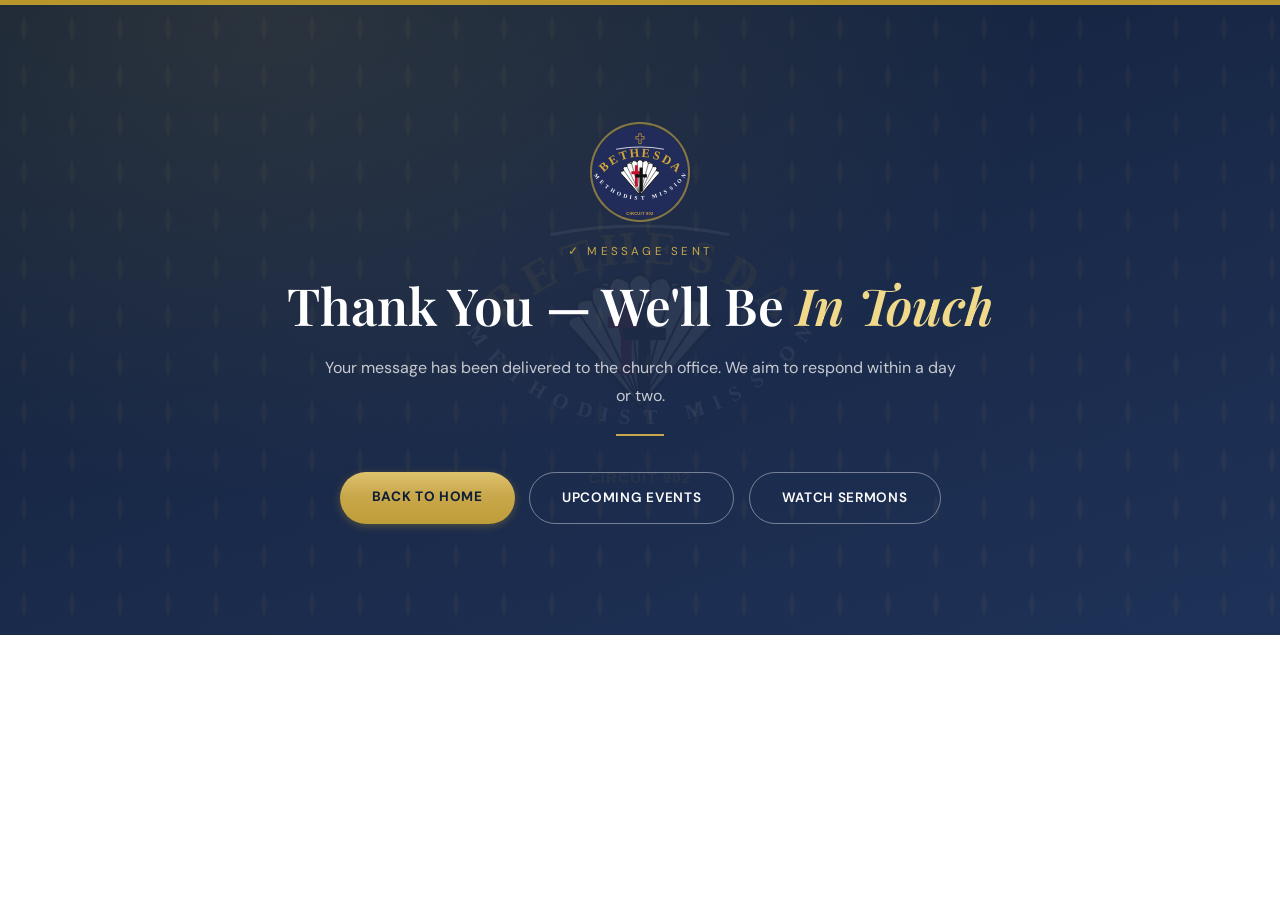
<file: thanks.html>
<!DOCTYPE html>
<html lang="en">
<head>
<meta charset="UTF-8"/>
<meta name="viewport" content="width=device-width, initial-scale=1.0"/>
<title>Message Sent — Bethesda Methodist Mission</title>
<link rel="preconnect" href="https://fonts.googleapis.com"/>
<link rel="preconnect" href="https://fonts.gstatic.com" crossorigin/>
<link href="https://fonts.googleapis.com/css2?family=Playfair+Display:ital,wght@0,400;0,600;0,700;1,400;1,600&family=DM+Sans:wght@300;400;500;600;700&display=swap" rel="stylesheet"/>
<meta name="robots" content="noindex"/>
<meta name="theme-color" content="#1A2A4A"/>
<meta name="referrer" content="strict-origin-when-cross-origin"/>
<link rel="icon" href="/favicon.ico" sizes="32x32"/>
<link rel="icon" type="image/svg+xml" href="/favicon.svg"/>
<link rel="apple-touch-icon" href="/apple-touch-icon.png"/>
<link rel="stylesheet" href="/styles.css?v=202607290203"/>
<link rel="manifest" href="/manifest.webmanifest"/>
</head>
<body>
<div class="top-bar"></div>
<header class="page-hero" id="main" style="min-height:70vh;display:flex;flex-direction:column;justify-content:center;">
  <img src="/logo.svg" alt="" width="96" height="96" style="margin:0 auto 1.4rem;border-radius:50%;box-shadow:0 0 0 2px rgba(201,168,76,0.6);"/>
  <div class="eyebrow">✓ Message Sent</div>
  <h1>Thank You — We'll Be <em>In Touch</em></h1>
  <p class="sub">Your message has been delivered to the church office. We aim to respond within a day or two.</p>
  <div class="rule"></div>
  <div class="hero-ctas" style="margin-top:2.2rem;">
    <a href="/" class="btn-primary">Back to Home</a>
    <a href="/events.html" class="btn-outline">Upcoming Events</a>
    <a href="/sermons.html" class="btn-outline">Watch Sermons</a>
  </div>
</header>
<!-- Cloudflare Web Analytics --><script defer src='https://static.cloudflareinsights.com/beacon.min.js' data-cf-beacon='{"token": "8029442303c64bcea2c4ebf923667d4f"}'></script><!-- End Cloudflare Web Analytics -->
</body>
</html>
</file>
<file: styles.css>
/* ============================================================
   Bethesda Methodist Mission — Shared Stylesheet
   Navigation colours taken from bethesda_methodist_mission.html
   ============================================================ */
*,*::before,*::after{box-sizing:border-box;margin:0;padding:0;}
:root{
  --navy:#1A2A4A;
  --navy-dark:#0F1E36;
  --navy-mid:#1E3258;
  --gold:#C9A84C;
  --gold-light:#F0D98A;
  --gold-bar:#B8962E;
  --gold-pale:#FBF5E4;
  --white:#FFFFFF;
  --off-white:#F8F9FB;
  --text-dark:#1C2333;
  --text-mid:#4A5468;
  --text-light:#667085;
  --border:rgba(26,42,74,0.12);
  --ff-display:'Playfair Display',Georgia,serif;
  --ff-body:'DM Sans',sans-serif;
}
html{scroll-behavior:smooth;}
body{font-family:var(--ff-body);color:var(--text-dark);background:var(--white);font-size:16px;line-height:1.7;}
img{max-width:100%;display:block;}
a{color:var(--navy);}

/* ===== GOLD TOP BAR ===== */
.top-bar{background:var(--gold-bar);height:5px;width:100%;}

/* ===== NAV ===== */
nav{
  position:sticky;top:0;z-index:200;
  background:var(--navy);
  display:flex;align-items:center;justify-content:space-between;
  padding:0 2.5rem;height:72px;
  border-bottom:3px solid var(--gold-bar);
}
.nav-logo{display:flex;align-items:center;gap:12px;text-decoration:none;}
.nav-logo .logo-mark{
  width:50px;height:50px;border-radius:50%;display:block;flex-shrink:0;
  box-shadow:0 0 0 2px rgba(201,168,76,0.85),0 2px 8px rgba(0,0,0,0.3);
  transition:transform 0.25s;
}
.nav-logo:hover .logo-mark{transform:scale(1.06);}
.nav-logo .logo-text{line-height:1.2;}
.nav-logo .logo-text strong{display:block;color:var(--white);font-size:0.95rem;font-weight:600;letter-spacing:0.02em;}
.nav-logo .logo-text span{display:block;color:var(--gold-light);font-size:0.62rem;letter-spacing:0.22em;text-transform:uppercase;}

.nav-links{display:flex;align-items:center;gap:0;list-style:none;height:100%;}
.nav-links>li{position:relative;height:100%;display:flex;align-items:center;}
.nav-links>li>a{
  display:flex;align-items:center;gap:4px;
  padding:0 1rem;height:100%;
  font-size:0.8rem;font-weight:600;letter-spacing:0.03em;text-transform:uppercase;
  color:rgba(255,255,255,0.85);text-decoration:none;
  border-bottom:3px solid transparent;
  transition:color 0.2s,border-color 0.2s;white-space:nowrap;
}
.nav-links>li>a:hover,.nav-links>li.active>a{color:var(--gold-light);border-bottom-color:var(--gold);}
.nav-links>li>a .caret{font-size:0.6rem;opacity:0.7;margin-left:2px;transition:transform 0.2s;}
.nav-links>li:hover>a .caret{transform:rotate(180deg);}

/* DROPDOWN */
.dropdown{
  position:absolute;top:100%;left:0;
  background:var(--navy-dark);
  border-top:3px solid var(--gold);
  border-radius:0 0 8px 8px;min-width:240px;
  opacity:0;visibility:hidden;transform:translateY(-6px);
  transition:opacity 0.2s,transform 0.2s,visibility 0.2s;
  z-index:300;box-shadow:0 8px 24px rgba(0,0,0,0.35);
  list-style:none;
}
.nav-links>li:hover .dropdown,.nav-links>li:focus-within .dropdown{opacity:1;visibility:visible;transform:translateY(0);}
.dropdown li{list-style:none;}
.dropdown li a{
  display:block;padding:10px 18px;
  font-size:0.8rem;font-weight:500;letter-spacing:0.02em;text-transform:uppercase;
  color:rgba(255,255,255,0.75);text-decoration:none;
  border-left:3px solid transparent;
  transition:color 0.15s,background 0.15s,border-color 0.15s;
}
.dropdown li a:hover{color:var(--gold-light);background:rgba(255,255,255,0.05);border-left-color:var(--gold);}
.dropdown li+li{border-top:1px solid rgba(255,255,255,0.06);}

/* NAV GIVE BTN */
.nav-give{
  background:var(--gold);color:var(--navy-dark) !important;
  padding:9px 22px !important;border-radius:50px;
  height:auto !important;border-bottom:none !important;
  font-weight:700 !important;margin-left:0.75rem;
  transition:background 0.2s,transform 0.2s !important;
}
.nav-give:hover{background:var(--gold-light);transform:translateY(-1px);}

/* MOBILE NAV */
.nav-toggle{display:none;background:none;border:none;cursor:pointer;padding:8px;}
.nav-toggle span{display:block;width:26px;height:2px;background:var(--white);margin:6px 0;transition:0.3s;}
@media(max-width:1280px){
  nav{padding:0 1.25rem;flex-wrap:wrap;height:auto;min-height:64px;}
  .nav-logo{padding:8px 0;}
  .nav-logo .logo-mark{width:42px;height:42px;}
  .nav-toggle{display:block;}
  .nav-links{
    display:none;flex-direction:column;align-items:stretch;width:100%;
    height:auto;padding-bottom:1rem;
  }
  .nav-links.open{display:flex;}
  .nav-links>li{height:auto;flex-direction:column;align-items:stretch;}
  .nav-links>li>a{padding:12px 0.5rem;height:auto;border-bottom:1px solid rgba(255,255,255,0.08);}
  .dropdown{position:static;opacity:1;visibility:visible;transform:none;box-shadow:none;border-radius:0;min-width:0;display:none;}
  .nav-links>li.open .dropdown{display:block;}
  .nav-links>li.open>a .caret{transform:rotate(180deg);}
  .nav-give{display:inline-block;text-align:center;margin:0.75rem 0 0;}
}

/* ===== PAGE HERO (inner pages) ===== */
.page-hero{
  background:linear-gradient(135deg,var(--navy-dark) 0%,var(--navy) 60%,var(--navy-mid) 100%);
  color:var(--white);text-align:center;
  padding:5rem 1.5rem 4.5rem;position:relative;overflow:hidden;
}
.page-hero::after{
  content:"";position:absolute;
  width:min(360px,64vw);aspect-ratio:1;
  left:50%;top:50%;transform:translate(-50%,-50%);
  pointer-events:none;z-index:0;
  background:url("logo.svg") no-repeat center/contain;opacity:0.06;
}
.page-hero>*{position:relative;z-index:1;}
.page-hero .eyebrow{font-size:0.72rem;letter-spacing:0.28em;text-transform:uppercase;color:var(--gold);margin-bottom:0.9rem;}
.page-hero h1{font-family:var(--ff-display);font-size:clamp(2.1rem,5vw,3.2rem);font-weight:600;line-height:1.15;}
.page-hero h1 em{font-style:italic;color:var(--gold-light);}
.page-hero p.sub{max-width:640px;margin:1.2rem auto 0;color:rgba(255,255,255,0.75);font-size:1rem;}
.page-hero .rule{width:48px;height:2px;background:var(--gold);margin:1.6rem auto 0;}

/* ===== SECTIONS ===== */
section{padding:4.5rem 1.5rem;}
.section-inner{max-width:1140px;margin:0 auto;}
.section-label{font-size:0.72rem;letter-spacing:0.26em;text-transform:uppercase;color:var(--gold-bar);font-weight:700;margin-bottom:0.7rem;text-align:center;}
.section-title{font-family:var(--ff-display);font-size:clamp(1.7rem,3.6vw,2.4rem);font-weight:600;color:var(--navy);text-align:center;line-height:1.2;}
.section-title em{font-style:italic;color:var(--gold-bar);}
.section-sub{max-width:660px;margin:1rem auto 2.6rem;color:var(--text-mid);text-align:center;font-size:0.98rem;}
.section-rule{width:44px;height:2px;background:var(--gold);margin:1.4rem auto 2.4rem;}
.alt-bg{background:var(--off-white);}
.dark-section{background:var(--navy-dark);color:var(--white);}
.dark-section .section-title{color:var(--white);}
.dark-section .section-sub{color:rgba(255,255,255,0.7);}
.dark-section .section-label{color:var(--gold);}

/* ===== BUTTONS ===== */
.btn-primary{
  display:inline-block;background:var(--gold);color:var(--navy-dark);
  padding:0.85rem 2rem;border-radius:50px;text-decoration:none;
  font-weight:700;font-size:0.85rem;letter-spacing:0.05em;text-transform:uppercase;
  transition:background 0.2s,transform 0.2s;
}
.btn-primary:hover{background:var(--gold-light);transform:translateY(-2px);}
.btn-outline{
  display:inline-block;border:1.5px solid rgba(255,255,255,0.4);color:var(--white);
  padding:0.85rem 2rem;border-radius:50px;text-decoration:none;
  font-weight:600;font-size:0.85rem;letter-spacing:0.05em;text-transform:uppercase;
  transition:border-color 0.2s,color 0.2s,transform 0.2s;
}
.btn-outline:hover{border-color:var(--gold);color:var(--gold-light);transform:translateY(-2px);}
.btn-outline.on-white{border-color:var(--navy);color:var(--navy);}
.btn-outline.on-white:hover{border-color:var(--gold-bar);color:var(--gold-bar);}

/* ===== CARD GRIDS ===== */
.card-grid{display:grid;grid-template-columns:repeat(auto-fit,minmax(280px,1fr));gap:1.5rem;}
.card{
  background:var(--white);border:1px solid var(--border);border-radius:12px;
  padding:2rem 1.75rem;box-shadow:0 2px 10px rgba(26,42,74,0.05);
  transition:transform 0.2s,box-shadow 0.2s,border-color 0.2s;
}
.card:hover{transform:translateY(-4px);box-shadow:0 10px 28px rgba(26,42,74,0.12);border-color:rgba(201,168,76,0.5);}
.card .card-icon{font-size:1.8rem;margin-bottom:0.9rem;}
/* SVG icon tiles (replaces emoji) */
.card .card-icon.icon-tile{
  width:54px;height:54px;margin-bottom:1.1rem;border-radius:14px;
  display:flex;align-items:center;justify-content:center;
  background:linear-gradient(150deg,var(--gold-pale),#fff);
  border:1px solid rgba(201,168,76,0.4);color:var(--gold-bar);
  transition:background 0.3s var(--ease),color 0.3s var(--ease),transform 0.3s var(--ease);
}
.card .card-icon.icon-tile svg{width:auto;height:27px;max-width:30px;display:block;}
.card:hover .card-icon.icon-tile{background:var(--navy);color:var(--gold-light);border-color:var(--navy);transform:translateY(-2px);}
.card h3{font-family:var(--ff-display);font-size:1.2rem;color:var(--navy);margin-bottom:0.5rem;}
.card p{font-size:0.92rem;color:var(--text-mid);}
.card .card-link{display:inline-block;margin-top:1rem;font-size:0.8rem;font-weight:700;letter-spacing:0.06em;text-transform:uppercase;color:var(--gold-bar);text-decoration:none;}
.card .card-link:hover{color:var(--navy);}

/* ===== EVENT CARDS ===== */
.event-card{
  background:var(--white);border:1px solid var(--border);border-radius:12px;overflow:hidden;
  box-shadow:0 2px 10px rgba(26,42,74,0.05);display:flex;flex-direction:column;
  transition:transform 0.2s,box-shadow 0.2s;
}
.event-card:hover{transform:translateY(-4px);box-shadow:0 10px 28px rgba(26,42,74,0.12);}
.event-card .event-head{background:var(--navy);color:var(--white);padding:1.4rem 1.6rem;display:flex;align-items:center;gap:1rem;}
.event-card .event-date{
  background:var(--gold);color:var(--navy-dark);border-radius:10px;
  min-width:64px;text-align:center;padding:0.5rem 0.4rem;line-height:1.15;flex-shrink:0;
}
.event-card .event-date .d{font-size:1.4rem;font-weight:700;display:block;}
.event-card .event-date .m{font-size:0.68rem;letter-spacing:0.12em;text-transform:uppercase;font-weight:700;display:block;}
.event-card .event-head h3{font-family:var(--ff-display);font-size:1.15rem;font-weight:600;line-height:1.3;}
.event-card .event-head .event-tag{font-size:0.65rem;letter-spacing:0.16em;text-transform:uppercase;color:var(--gold-light);display:block;margin-bottom:0.25rem;}
.event-card .event-body{padding:1.5rem 1.6rem;flex:1;display:flex;flex-direction:column;}
.event-card .event-body p{font-size:0.92rem;color:var(--text-mid);}
.event-card .event-meta{margin:1rem 0 0;font-size:0.85rem;color:var(--text-dark);list-style:none;}
.event-card .event-meta li{padding:0.25rem 0;}
.event-card .event-body .card-link{margin-top:auto;padding-top:1.2rem;display:inline-block;font-size:0.8rem;font-weight:700;letter-spacing:0.06em;text-transform:uppercase;color:var(--gold-bar);text-decoration:none;}
.event-card .event-body .card-link:hover{color:var(--navy);}

/* ===== GIVING / DETAIL CARDS ===== */
.detail-card{
  background:var(--white);border:1px solid var(--border);border-top:4px solid var(--gold);
  border-radius:12px;padding:2rem 1.75rem;box-shadow:0 2px 10px rgba(26,42,74,0.06);
}
.detail-card .label{font-size:0.7rem;letter-spacing:0.2em;text-transform:uppercase;color:var(--gold-bar);font-weight:700;margin-bottom:0.6rem;}
.detail-card h3{font-family:var(--ff-display);font-size:1.3rem;color:var(--navy);margin-bottom:1rem;}
.detail-row{display:flex;justify-content:space-between;gap:1rem;padding:0.55rem 0;border-bottom:1px dashed var(--border);font-size:0.92rem;}
.detail-row:last-child{border-bottom:none;}
.detail-row .k{color:var(--text-light);}
.detail-row .v{font-weight:600;color:var(--text-dark);text-align:right;}

/* ===== NOTICE LIST (flyer-style bullets) ===== */
.notice-list{list-style:none;max-width:760px;margin:0 auto;}
.notice-list li{
  padding:1.1rem 0 1.1rem 1.6rem;position:relative;
  border-bottom:2px solid var(--gold-bar);
  font-weight:600;color:var(--navy);font-size:1rem;line-height:1.55;
}
.notice-list li:last-child{border-bottom:none;}
.notice-list li::before{content:"•";color:var(--gold-bar);position:absolute;left:0;font-size:1.4rem;line-height:1.2;}

/* ===== TABLES ===== */
.table-wrap{overflow-x:auto;border:1px solid var(--border);border-radius:12px;}
table{width:100%;border-collapse:collapse;background:var(--white);}
thead tr{background:var(--navy);}
thead th{padding:0.9rem 1.4rem;text-align:left;font-size:0.72rem;letter-spacing:0.15em;text-transform:uppercase;color:var(--gold-light);font-weight:600;}
tbody td{padding:0.85rem 1.4rem;font-size:0.92rem;border-top:1px solid var(--border);}
tbody tr:hover{background:var(--gold-pale);}

/* ===== BANNER STRIP ===== */
.banner-strip{
  background:var(--gold);color:var(--navy-dark);text-align:center;
  padding:2.2rem 1.5rem;font-size:1.02rem;font-weight:500;
}
.banner-strip strong{font-weight:700;}

/* ===== FOOTER ===== */
footer{background:var(--navy-dark);color:rgba(255,255,255,0.7);padding:4rem 1.5rem 2rem;border-top:4px solid var(--gold-bar);}
.footer-inner{max-width:1140px;margin:0 auto;}
.footer-grid{display:grid;grid-template-columns:2fr 1fr 1fr 1.4fr;gap:2.5rem;margin-bottom:3rem;}
@media(max-width:900px){.footer-grid{grid-template-columns:1fr 1fr;}}
@media(max-width:560px){.footer-grid{grid-template-columns:1fr;}}
.footer-brand .footer-badge{
  width:88px;height:88px;border-radius:50%;margin-bottom:1.1rem;
  box-shadow:0 0 0 2px rgba(201,168,76,0.55),0 4px 14px rgba(0,0,0,0.35);
}
.footer-brand .logo{font-family:var(--ff-display);font-size:1.3rem;color:var(--white);margin-bottom:0.9rem;}
.footer-brand p{font-size:0.9rem;line-height:1.7;}
.footer-heading{font-size:0.7rem;letter-spacing:0.22em;text-transform:uppercase;color:var(--gold);margin-bottom:1.1rem;font-weight:700;}
.footer-links{list-style:none;}
.footer-links li{margin-bottom:0.5rem;}
.footer-links a{color:rgba(255,255,255,0.7);text-decoration:none;font-size:0.9rem;transition:color 0.15s;}
.footer-links a:hover{color:var(--gold-light);}
.contact-line{display:flex;gap:0.6rem;margin-bottom:0.7rem;font-size:0.88rem;}
.contact-line .ic{color:var(--gold);flex-shrink:0;}
.contact-line a{color:rgba(255,255,255,0.75);text-decoration:none;}
.contact-line a:hover{color:var(--gold-light);}
.social-links{display:flex;gap:0.6rem;margin-top:1.2rem;}
.social-link{
  width:38px;height:38px;border-radius:50%;border:1px solid rgba(255,255,255,0.25);
  display:flex;align-items:center;justify-content:center;color:rgba(255,255,255,0.8);
  text-decoration:none;font-size:0.9rem;transition:border-color 0.2s,color 0.2s;
}
.social-link:hover{border-color:var(--gold);color:var(--gold-light);}
.footer-bottom{
  border-top:1px solid rgba(255,255,255,0.1);padding-top:1.5rem;
  display:flex;justify-content:space-between;flex-wrap:wrap;gap:0.5rem;font-size:0.8rem;color:rgba(255,255,255,0.58);
}

/* ===== HOME HERO ===== */
.hero{
  background:
    radial-gradient(ellipse at 20% 0%,rgba(201,168,76,0.14),transparent 55%),
    linear-gradient(160deg,var(--navy-dark) 0%,var(--navy) 55%,var(--navy-mid) 100%);
  color:var(--white);text-align:center;
  padding:6.5rem 1.5rem 5.5rem;position:relative;overflow:hidden;
}
.hero::after{
  content:"";position:absolute;inset:0;pointer-events:none;z-index:0;
  background-image:url("logo.svg"),url("logo.svg"),url("logo.svg"),url("logo.svg");
  background-repeat:no-repeat;
  background-position:
    left 26px top 20px, right 26px top 20px,
    left 26px bottom 26px, right 26px bottom 26px;
  background-size:180px 180px;
  opacity:0.06;
}
.hero>*{position:relative;z-index:1;}
.hero .eyebrow{font-size:0.75rem;letter-spacing:0.3em;text-transform:uppercase;color:var(--gold);margin-bottom:1.2rem;}
.hero h1{font-family:var(--ff-display);font-size:clamp(2.3rem,6vw,3.8rem);font-weight:600;line-height:1.12;max-width:820px;margin:0 auto;}
.hero h1 em{font-style:italic;color:var(--gold-light);}
.hero .tagline{margin:1.4rem auto 0;max-width:560px;color:rgba(255,255,255,0.75);font-size:1.05rem;font-style:italic;}
.hero-divider{width:44px;height:2px;background:var(--gold);margin:2.4rem auto;}
.hero-services{display:flex;justify-content:center;gap:1.2rem;flex-wrap:wrap;margin-bottom:2.8rem;}
.service-card{
  background:rgba(255,255,255,0.06);border:1px solid rgba(255,255,255,0.12);
  border-radius:12px;padding:1.3rem 1.8rem;min-width:200px;backdrop-filter:blur(4px);
}
.service-card .day{font-size:0.7rem;letter-spacing:0.16em;text-transform:uppercase;color:rgba(255,255,255,0.6);}
.service-card .time{font-family:var(--ff-display);font-size:1.9rem;color:var(--gold-light);margin:0.2rem 0;}
.service-card .label{font-size:0.85rem;color:rgba(255,255,255,0.85);}
.live-dot{display:inline-block;width:7px;height:7px;border-radius:50%;background:#E5484D;margin-right:5px;animation:pulse 1.6s infinite;}
@keyframes pulse{0%,100%{opacity:1;}50%{opacity:0.35;}}
.hero-ctas{display:flex;justify-content:center;gap:0.9rem;flex-wrap:wrap;}

/* ===== BREADCRUMB PILL ===== */
.crumb{font-size:0.72rem;letter-spacing:0.12em;text-transform:uppercase;color:var(--text-light);margin-bottom:0.4rem;}
.crumb a{color:var(--gold-bar);text-decoration:none;}

/* misc */
.center{text-align:center;}
.mt-2{margin-top:2rem;}

/* ============================================================
   v2 UPGRADES — polish, a11y, extras
   ============================================================ */

/* Anchor offset under sticky nav */
[id]{scroll-margin-top:96px;}

/* Skip link */
.skip-link{
  position:absolute;left:-9999px;top:0;z-index:999;
  background:var(--gold);color:var(--navy-dark);font-weight:700;
  padding:0.7rem 1.4rem;border-radius:0 0 8px 0;text-decoration:none;
}
.skip-link:focus{left:0;}

/* Focus visibility */
a:focus-visible,button:focus-visible{outline:3px solid var(--gold);outline-offset:2px;border-radius:4px;}

/* Subtle diamond pattern on heroes */
.hero,.page-hero{
  background-image:
    url("data:image/svg+xml,%3Csvg xmlns='http://www.w3.org/2000/svg' width='48' height='48'%3E%3Cpath d='M24 10l3.5 14L24 38l-3.5-14z' fill='%23C9A84C' fill-opacity='0.05'/%3E%3C/svg%3E"),
    radial-gradient(ellipse at 20% 0%,rgba(201,168,76,0.14),transparent 55%),
    linear-gradient(160deg,var(--navy-dark) 0%,var(--navy) 55%,var(--navy-mid) 100%);
}

/* Reveal on scroll */
.reveal{opacity:0;transform:translateY(26px);transition:opacity 0.65s ease,transform 0.65s ease;}
.reveal.visible{opacity:1;transform:none;}
.reveal-d1{transition-delay:0.1s;}
.reveal-d2{transition-delay:0.2s;}
.reveal-d3{transition-delay:0.3s;}
@media(prefers-reduced-motion:reduce){
  .reveal{opacity:1;transform:none;transition:none;}
  html{scroll-behavior:auto;}
}

/* Back to top */
#backTop{
  position:fixed;right:1.4rem;bottom:1.4rem;z-index:400;
  width:46px;height:46px;border-radius:50%;border:none;cursor:pointer;
  background:var(--navy);color:var(--gold-light);font-size:1.1rem;
  box-shadow:0 4px 16px rgba(15,30,54,0.35);
  opacity:0;visibility:hidden;transform:translateY(10px);
  transition:opacity 0.25s,transform 0.25s,visibility 0.25s,background 0.2s;
}
#backTop.show{opacity:1;visibility:visible;transform:none;}
#backTop:hover{background:var(--gold-bar);color:var(--navy-dark);}

/* Copy-to-clipboard */
.copy-btn{
  display:inline-flex;align-items:center;gap:6px;margin-top:1.1rem;
  background:var(--navy);color:var(--gold-light);border:none;cursor:pointer;
  padding:0.55rem 1.2rem;border-radius:50px;font-family:var(--ff-body);
  font-size:0.75rem;font-weight:700;letter-spacing:0.06em;text-transform:uppercase;
  transition:background 0.2s,transform 0.2s;
}
.copy-btn:hover{background:var(--gold-bar);color:var(--navy-dark);transform:translateY(-1px);}
.copy-btn.copied{background:#2E7D46;color:#fff;}

/* Countdown */
.countdown{display:flex;justify-content:center;gap:0.9rem;flex-wrap:wrap;margin:2rem 0 0.6rem;}
.countdown .cd-box{
  background:rgba(255,255,255,0.07);border:1px solid rgba(255,255,255,0.14);
  border-radius:12px;min-width:82px;padding:0.9rem 0.6rem;text-align:center;backdrop-filter:blur(4px);
}
.countdown .cd-num{font-family:var(--ff-display);font-size:2rem;color:var(--gold-light);line-height:1;display:block;}
.countdown .cd-lbl{font-size:0.62rem;letter-spacing:0.2em;text-transform:uppercase;color:rgba(255,255,255,0.6);margin-top:0.4rem;display:block;}
.countdown-label{font-size:0.72rem;letter-spacing:0.24em;text-transform:uppercase;color:var(--gold);text-align:center;}

/* Responsive video embed */
.video-wrap{
  position:relative;width:100%;max-width:840px;margin:0 auto;
  aspect-ratio:16/9;border-radius:14px;overflow:hidden;
  box-shadow:0 12px 36px rgba(15,30,54,0.25);border:1px solid var(--border);
}
.video-wrap iframe{position:absolute;inset:0;width:100%;height:100%;border:0;}

/* Map embed */
.map-wrap{
  border-radius:14px;overflow:hidden;border:1px solid var(--border);
  box-shadow:0 8px 28px rgba(15,30,54,0.12);margin-top:2.5rem;
}
.map-wrap iframe{display:block;width:100%;height:380px;border:0;}

/* ===== CONTACT FORM ===== */
.contact-form{max-width:760px;margin:0 auto;}
.contact-form .form-row{display:grid;grid-template-columns:1fr 1fr;gap:0 1.4rem;}
@media(max-width:640px){.contact-form .form-row{grid-template-columns:1fr;}}
.contact-form label{
  display:block;font-size:0.72rem;font-weight:700;letter-spacing:0.12em;
  text-transform:uppercase;color:var(--navy);margin-bottom:1.3rem;
}
.contact-form input,.contact-form select,.contact-form textarea{
  display:block;width:100%;margin-top:0.45rem;padding:0.8rem 1rem;
  border:1px solid var(--border);border-radius:10px;
  font-family:var(--ff-body);font-size:0.95rem;color:var(--text-dark);
  background:var(--white);transition:border-color 0.2s,box-shadow 0.2s;
}
.contact-form input:focus,.contact-form select:focus,.contact-form textarea:focus{
  outline:none;border-color:var(--gold);box-shadow:0 0 0 3px rgba(201,168,76,0.18);
}
.contact-form textarea{resize:vertical;min-height:130px;}

/* ============================================================
   v3 UPGRADES — live banner, daily verse, nav shadow, print
   ============================================================ */

/* Nav elevation once scrolled */
nav.scrolled{box-shadow:0 6px 20px rgba(15,30,54,0.35);}

/* Live-service banner */
.live-banner{
  display:block;text-align:center;text-decoration:none;
  background:linear-gradient(90deg,#8E1B26,#C0392B);color:#fff;
  font-weight:700;font-size:0.9rem;letter-spacing:0.04em;
  padding:0.7rem 1.5rem;
}
.live-banner:hover{background:linear-gradient(90deg,#A02230,#D64535);}
.live-banner .live-dot{background:#fff;}

/* Daily verse in hero */
.daily-verse{
  max-width:620px;margin:1.6rem auto 0;
  font-family:var(--ff-display);font-style:italic;font-size:1.02rem;
  color:var(--gold-light);line-height:1.65;
}
.daily-verse cite{font-style:normal;font-family:var(--ff-body);font-size:0.78rem;letter-spacing:0.12em;text-transform:uppercase;color:var(--gold);display:block;margin-top:0.5rem;}

/* Text selection in brand colours */
::selection{background:var(--gold);color:var(--navy-dark);}

/* Print: keep it clean (banking details, notices) */
@media print{
  nav,footer,.top-bar,.hero-ctas,#backTop,.nav-toggle,.copy-btn,.live-banner,.banner-strip,.social-links,.map-wrap,.video-wrap{display:none !important;}
  .hero,.page-hero,.dark-section{background:#fff !important;color:#000 !important;}
  .hero h1,.page-hero h1,.dark-section .section-title{color:#000 !important;}
  section{padding:1.2rem 0;}
  a{text-decoration:none;color:#000;}
}

/* ============================================================
   v4 UPGRADES — refined polish (motion, depth, detail)
   ============================================================ */
:root{
  --ease:cubic-bezier(0.22,0.8,0.26,0.99);
  --shadow-sm:0 1px 3px rgba(15,30,54,0.06),0 2px 8px rgba(15,30,54,0.05);
  --shadow-md:0 4px 10px rgba(15,30,54,0.08),0 12px 28px rgba(15,30,54,0.10);
}

/* Crisper text rendering + balanced headings */
body{-webkit-font-smoothing:antialiased;text-rendering:optimizeLegibility;}
h1,h2,h3,.section-title{text-wrap:balance;}

/* Brand scrollbar */
html{scrollbar-color:var(--gold-bar) var(--navy-dark);}
::-webkit-scrollbar{width:11px;}
::-webkit-scrollbar-track{background:var(--navy-dark);}
::-webkit-scrollbar-thumb{background:var(--gold-bar);border-radius:6px;border:2px solid var(--navy-dark);}
::-webkit-scrollbar-thumb:hover{background:var(--gold);}

/* Buttons: smoother, deeper */
.btn-primary,.btn-outline,.nav-give,.copy-btn{transition:all 0.28s var(--ease);}
.btn-primary{
  background:linear-gradient(180deg,var(--gold-light) -40%,var(--gold) 45%,var(--gold-bar) 130%);
  box-shadow:0 2px 8px rgba(184,150,46,0.35);
}
.btn-primary:hover{box-shadow:0 6px 18px rgba(184,150,46,0.45);background:var(--gold-light);}

/* Cards: layered depth + gold accent that draws on hover */
.card,.event-card,.detail-card{box-shadow:var(--shadow-sm);transition:transform 0.3s var(--ease),box-shadow 0.3s var(--ease),border-color 0.3s var(--ease);}
.card{position:relative;overflow:hidden;}
.card::before{
  content:"";position:absolute;top:0;left:0;right:0;height:3px;
  background:linear-gradient(90deg,var(--gold-bar),var(--gold-light));
  transform:scaleX(0);transform-origin:left;transition:transform 0.35s var(--ease);
}
.card:hover::before{transform:scaleX(1);}
.card:hover,.event-card:hover{transform:translateY(-5px);box-shadow:var(--shadow-md);}

/* Section label flourish: small gold rules either side */
.section-label{display:flex;align-items:center;justify-content:center;gap:0.8rem;}
.section-label::before,.section-label::after{content:"";height:1px;width:34px;background:linear-gradient(90deg,transparent,var(--gold-bar));}
.section-label::after{background:linear-gradient(90deg,var(--gold-bar),transparent);}

/* Hero service cards: gold edge on hover */
.service-card{transition:border-color 0.3s var(--ease),transform 0.3s var(--ease),background 0.3s var(--ease);}
.service-card:hover{border-color:rgba(201,168,76,0.55);transform:translateY(-3px);background:rgba(255,255,255,0.09);}

/* Event date badge depth */
.event-card .event-date{box-shadow:0 3px 10px rgba(0,0,0,0.25);}

/* Banner strip: subtle gradient sheen */
.banner-strip{background:linear-gradient(100deg,var(--gold-bar) 0%,var(--gold) 45%,var(--gold-light) 100%);}

/* Table zebra + softer hover (hover re-declared after zebra so it wins) */
tbody tr:nth-child(even){background:rgba(26,42,74,0.025);}
tbody tr{transition:background 0.15s;}
tbody tr:hover,tbody tr:nth-child(even):hover{background:var(--gold-pale);}

/* Footer links: gentle slide (transition on base so mouse-out animates too) */
.footer-links a{transition:padding 0.2s var(--ease),color 0.15s;}
.footer-links a:hover{padding-left:4px;}

/* Nav dropdown: slightly softer entrance */
.dropdown{transition:opacity 0.22s var(--ease),transform 0.22s var(--ease),visibility 0.22s;}

/* Reveal: gentler arrival */
.reveal{transform:translateY(22px) scale(0.995);}
.reveal.visible{transform:none;}

/* Countdown boxes: gold whisper on hover */
.countdown .cd-box{transition:border-color 0.3s var(--ease);}
.countdown .cd-box:hover{border-color:rgba(201,168,76,0.5);}

/* Detail rows: highlight on hover for readability */
.detail-row{transition:background 0.15s;}
.detail-row:hover{background:var(--gold-pale);}

/* Larger tap targets on mobile */
@media(max-width:640px){
  .btn-primary,.btn-outline{padding:0.95rem 2rem;width:100%;max-width:340px;text-align:center;}
  .hero-ctas{flex-direction:column;align-items:center;}
}

/* Reduced motion: re-assert after v4 transform overrides */
@media(prefers-reduced-motion:reduce){
  .reveal{opacity:1;transform:none;transition:none;}
  .card:hover,.event-card:hover,.service-card:hover,.btn-primary:hover,.btn-outline:hover{transform:none;}
}

/* Crest watermark: contain neatly on phones (was bleeding/oversized) */
@media(max-width:640px){
  .hero::after{
    background-image:url("logo.svg");
    background-position:center 82%;
    background-size:min(240px,60vw) auto;
    opacity:0.05;
  }
  .page-hero::after{width:min(240px,58vw);opacity:0.05;}
}

/* Countdown: balanced 2x2 grid on phones (was 3 + a lone box) */
@media(max-width:480px){
  .countdown{
    display:grid;grid-template-columns:repeat(2,minmax(0,1fr));
    gap:0.7rem;max-width:300px;margin-left:auto;margin-right:auto;
  }
  .countdown .cd-box{min-width:0;}
}
</file>
